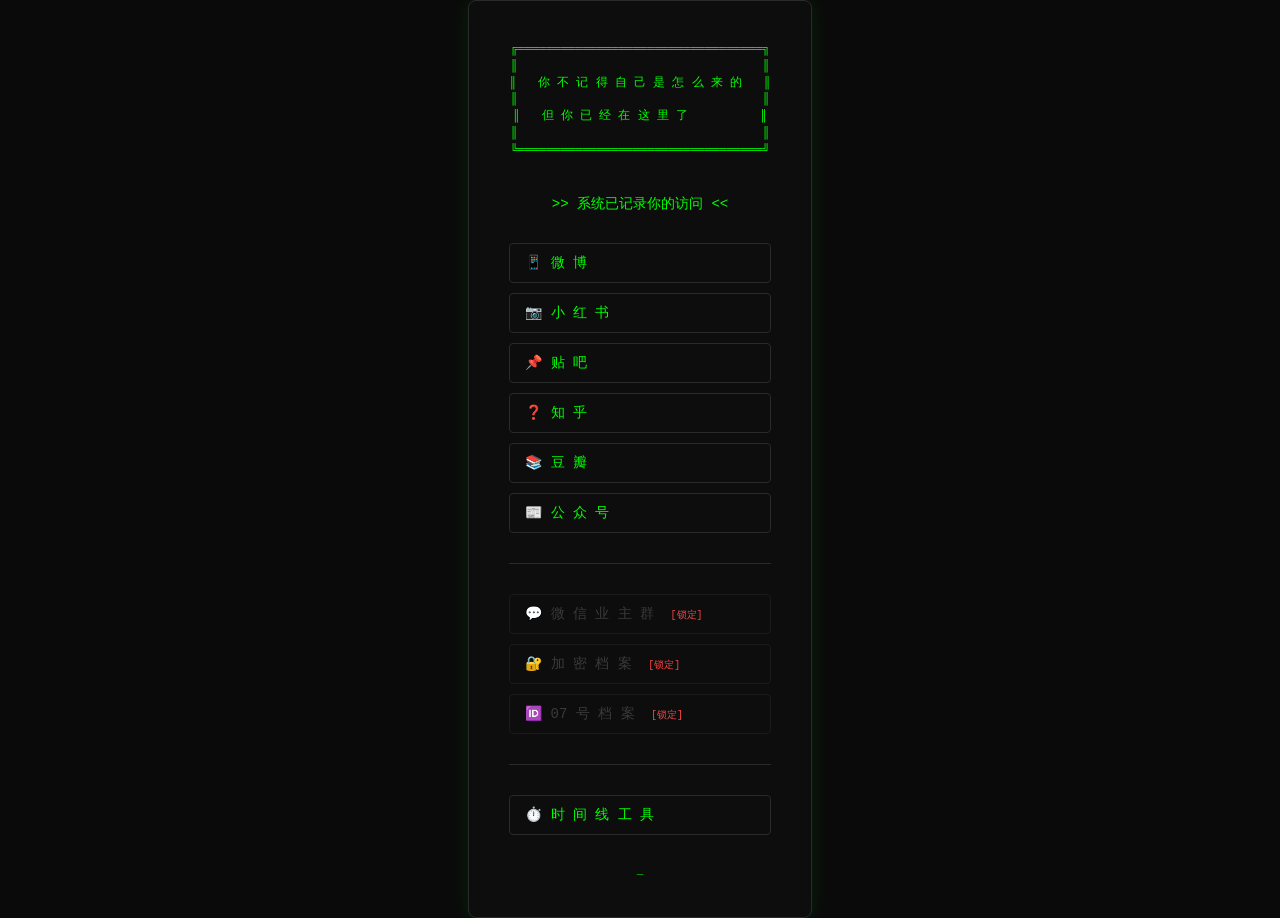
<file: index.html>
<!DOCTYPE html>
<html lang="zh-CN">
<head>
    <meta charset="UTF-8">
    <title>ARG · 入口</title>
    <style>
        * {
            margin: 0;
            padding: 0;
            box-sizing: border-box;
        }
        body {
            background: #0a0a0a;
            font-family: 'Courier New', Courier, monospace;
            display: flex;
            justify-content: center;
            align-items: center;
            min-height: 100vh;
        }
        .container {
            max-width: 600px;
            padding: 40px;
            border: 1px solid #2a2a2a;
            border-radius: 8px;
            background: #0d0d0d;
            box-shadow: 0 0 20px rgba(0,255,0,0.1);
        }
        .header {
            text-align: center;
            margin-bottom: 30px;
        }
        .header pre {
            color: #0f0;
            font-size: 12px;
            line-height: 1.4;
            margin-bottom: 20px;
        }
        .header p {
            color: #0f0;
            font-size: 14px;
        }
        .links {
            display: flex;
            flex-direction: column;
            gap: 10px;
            margin: 30px 0;
        }
        .links a {
            color: #0f0;
            text-decoration: none;
            padding: 10px 15px;
            border: 1px solid #2a2a2a;
            border-radius: 4px;
            transition: all 0.2s;
            font-size: 14px;
        }
        .links a:not(.disabled):hover {
            background: #1a1a1a;
            border-color: #0f0;
            padding-left: 20px;
        }
        .links a.disabled {
            color: #3a3a3a;
            border-color: #1a1a1a;
            cursor: not-allowed;
            pointer-events: none;
        }
        .separator {
            border-top: 1px solid #2a2a2a;
            margin: 20px 0;
        }
        .cursor {
            color: #0f0;
            animation: blink 1s step-end infinite;
        }
        @keyframes blink {
            0%, 100% { opacity: 1; }
            50% { opacity: 0; }
        }
        .footer {
            color: #3a3a3a;
            font-size: 11px;
            text-align: center;
            margin-top: 20px;
        }
        .locked-badge {
            font-size: 10px;
            margin-left: 8px;
            color: #ff4444;
        }
    </style>
</head>
<body>
<div class="container">
    <div class="header">
        <pre>
╔══════════════════════════════════╗
║                                  ║
║   你 不 记 得 自 己 是 怎 么 来 的   ║
║                                  ║
║   但 你 已 经 在 这 里 了          ║
║                                  ║
╚══════════════════════════════════╝
        </pre>
        <p>>> 系统已记录你的访问 &lt;&lt;</p>
    </div>

    <div class="links" id="linksContainer">
        <!-- 初始6个平台，直接可进 -->
        <a href="pages/platform/weibo/index.html" data-platform="weibo">📱 微 博</a>
        <a href="pages/platform/xiaohongshu/index.html" data-platform="xiaohongshu">📷 小 红 书</a>
        <a href="pages/platform/tieba/index.html" data-platform="tieba">📌 贴 吧</a>
        <a href="pages/platform/zhihu/index.html" data-platform="zhihu">❓ 知 乎</a>
        <a href="pages/platform/douban/index.html" data-platform="douban">📚 豆 瓣</a>
        <a href="pages/platform/gongzhonghao/index.html" data-platform="gongzhonghao">📰 公 众 号</a>
        
        <div class="separator"></div>
        
        <!-- 需要解锁的3个 - 初始为禁用状态 -->
        <a href="javascript:void(0)" data-platform="wechat" class="disabled" id="wechatLink">💬 微 信 业 主 群 <span class="locked-badge">[锁定]</span></a>
        <a href="javascript:void(0)" data-platform="encrypted" class="disabled" id="encryptedLink">🔐 加 密 档 案 <span class="locked-badge">[锁定]</span></a>
        <a href="javascript:void(0)" data-platform="profile" class="disabled" id="profileLink">🆔 07 号 档 案 <span class="locked-badge">[锁定]</span></a>
        
        <div class="separator"></div>
        <a href="pages/tools/timeline.html">⏱️ 时 间 线 工 具</a>
    </div>

    <div class="footer">
        <span class="cursor">_</span>
    </div>
</div>

<script>
    // 检查解锁状态
    function checkUnlocks() {
        // 微信业主群：浏览过任意3个不同平台后解锁
        let visitedPlatforms = JSON.parse(localStorage.getItem('arg_visited_platforms') || '[]');
        if (visitedPlatforms.length >= 3) {
            let wechatLink = document.getElementById('wechatLink');
            if (wechatLink && wechatLink.classList.contains('disabled')) {
                wechatLink.classList.remove('disabled');
                wechatLink.setAttribute('href', 'pages/platform/wechat/index.html');
                let badge = wechatLink.querySelector('.locked-badge');
                if (badge) badge.remove();
            }
        }
        
        // 加密档案：发现过3:14时间线重叠后解锁（从localStorage读取）
        let discoveredOverlap = localStorage.getItem('arg_discovered_overlap') === 'true';
        if (discoveredOverlap) {
            let encryptedLink = document.getElementById('encryptedLink');
            if (encryptedLink && encryptedLink.classList.contains('disabled')) {
                encryptedLink.classList.remove('disabled');
                encryptedLink.setAttribute('href', 'pages/platform/encrypted/index.html');
                let badge = encryptedLink.querySelector('.locked-badge');
                if (badge) badge.remove();
            }
        }
        
        // 07档案：浏览过所有6个初始平台后解锁
        let allInitial = ['weibo', 'xiaohongshu', 'tieba', 'zhihu', 'douban', 'gongzhonghao'];
        let hasAll = allInitial.every(p => visitedPlatforms.includes(p));
        if (hasAll) {
            let profileLink = document.getElementById('profileLink');
            if (profileLink && profileLink.classList.contains('disabled')) {
                profileLink.classList.remove('disabled');
                profileLink.setAttribute('href', 'pages/player/profile.html');
                let badge = profileLink.querySelector('.locked-badge');
                if (badge) badge.remove();
            }
        }
    }
    
    // 初始化
    checkUnlocks();
    
    // 每隔1秒检查一次（其他页面切换回来时更新）
    setInterval(checkUnlocks, 1000);
    
    console.log('[入口] 锁定链接无法点击，需要满足解锁条件');
</script>
</body>
</html>
</file>
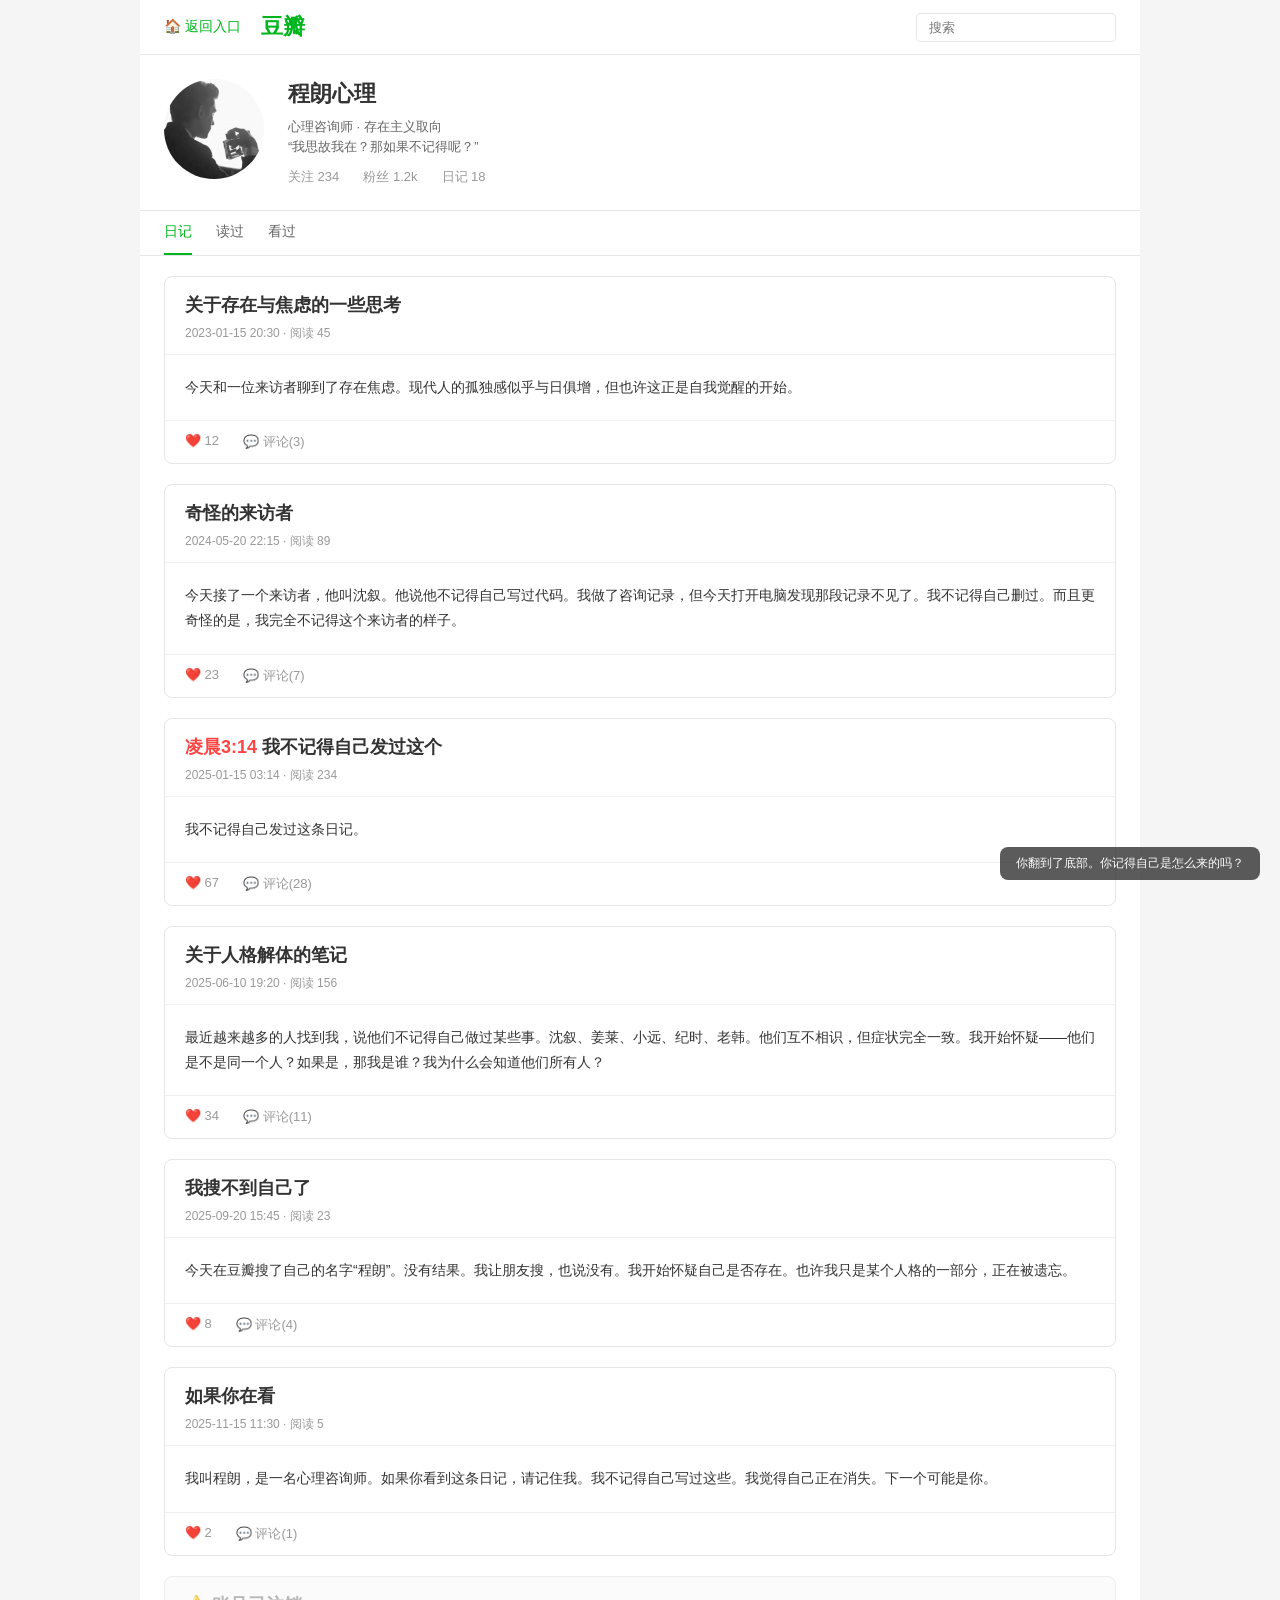
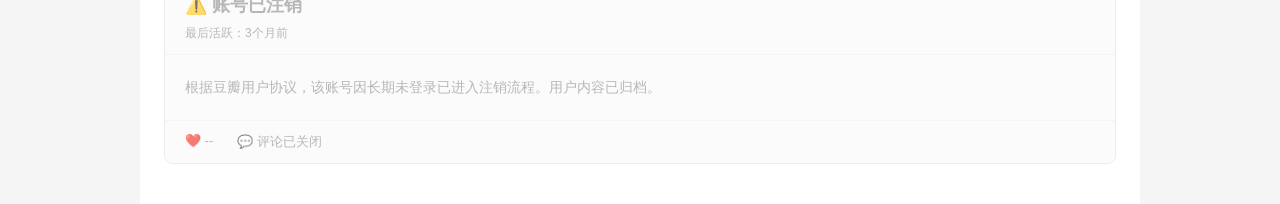
<file: pages/platform/douban/index.html>
<!DOCTYPE html>
<html lang="zh-CN">
<head>
    <meta charset="UTF-8">
    <title>豆瓣 · 程朗</title>
    <style>
        * {
            margin: 0;
            padding: 0;
            box-sizing: border-box;
        }

        body {
            background: #f5f5f5;
            font-family: -apple-system, BlinkMacSystemFont, "Segoe UI", Roboto, "Helvetica Neue", Arial, sans-serif;
        }

        .douban-container {
            max-width: 1000px;
            margin: 0 auto;
            background: #fff;
            min-height: 100vh;
        }

        .top-nav {
            background: #fff;
            border-bottom: 1px solid #e6e6e6;
            padding: 12px 24px;
            position: sticky;
            top: 0;
            z-index: 100;
        }

        .nav-content {
            max-width: 1000px;
            margin: 0 auto;
            display: flex;
            align-items: center;
            justify-content: space-between;
        }

        .logo {
            font-size: 22px;
            font-weight: bold;
            color: #00b51d;
        }

        .home-link {
            cursor: pointer;
            color: #00b51d;
            font-size: 14px;
            margin-right: 20px;
            text-decoration: none;
        }
        .home-link:hover {
            text-decoration: underline;
        }

        .search-input {
            width: 200px;
            padding: 6px 12px;
            border: 1px solid #e6e6e6;
            border-radius: 4px;
            outline: none;
            font-size: 13px;
        }

        .profile-header {
            background: #fff;
            padding: 24px;
            border-bottom: 1px solid #e6e6e6;
            display: flex;
            gap: 24px;
        }

        .profile-avatar {
            width: 100px;
            height: 100px;
            border-radius: 50%;
            background: #ddd;
            overflow: hidden;
            flex-shrink: 0;
        }

        .profile-avatar img {
            width: 100%;
            height: 100%;
            object-fit: cover;
        }

        .profile-info {
            flex: 1;
        }

        .profile-name {
            font-size: 22px;
            font-weight: bold;
            color: #333;
            margin-bottom: 8px;
        }

        .profile-bio {
            font-size: 13px;
            color: #666;
            line-height: 1.5;
            margin-bottom: 12px;
        }

        .profile-stats {
            display: flex;
            gap: 24px;
            font-size: 13px;
            color: #999;
        }

        .tabs {
            display: flex;
            border-bottom: 1px solid #e6e6e6;
            padding: 0 24px;
            gap: 24px;
        }

        .tab {
            padding: 12px 0;
            font-size: 14px;
            color: #666;
            cursor: pointer;
            border-bottom: 2px solid transparent;
        }

        .tab.active {
            color: #00b51d;
            border-bottom-color: #00b51d;
        }

        .content-area {
            padding: 20px 24px;
        }

        .diary-card {
            background: #fff;
            border: 1px solid #e6e6e6;
            border-radius: 8px;
            margin-bottom: 20px;
            overflow: hidden;
        }

        .diary-title {
            font-size: 18px;
            font-weight: 600;
            color: #333;
            padding: 16px 20px 8px;
        }

        .diary-meta {
            font-size: 12px;
            color: #999;
            padding: 0 20px 12px;
            border-bottom: 1px solid #f0f0f0;
        }

        .diary-content {
            padding: 20px;
            font-size: 14px;
            line-height: 1.8;
            color: #333;
        }

        .diary-actions {
            padding: 12px 20px;
            border-top: 1px solid #f0f0f0;
            display: flex;
            gap: 24px;
            font-size: 13px;
            color: #999;
        }

        .action-btn {
            cursor: pointer;
        }

        .comment-section {
            border-top: 1px solid #f0f0f0;
            background: #fafafa;
            display: none;
        }

        .comment-section.show {
            display: block;
        }

        .comment-item {
            padding: 12px 20px;
            border-bottom: 1px solid #f0f0f0;
            display: flex;
            gap: 12px;
        }

        .comment-avatar {
            width: 32px;
            height: 32px;
            border-radius: 50%;
            background: #ddd;
            flex-shrink: 0;
            overflow: hidden;
        }

        .comment-avatar img {
            width: 100%;
            height: 100%;
            object-fit: cover;
        }

        .comment-content {
            flex: 1;
        }

        .comment-name {
            font-size: 12px;
            font-weight: 600;
            color: #333;
        }

        .comment-text {
            font-size: 13px;
            color: #555;
            margin-top: 4px;
        }

        .comment-time {
            font-size: 10px;
            color: #999;
            margin-top: 4px;
        }

        .item-card {
            display: flex;
            gap: 16px;
            padding: 16px;
            border: 1px solid #e6e6e6;
            border-radius: 8px;
            margin-bottom: 12px;
            background: #fff;
        }

        .item-cover {
            width: 80px;
            height: 100px;
            background: #ddd;
            border-radius: 4px;
            overflow: hidden;
            flex-shrink: 0;
        }

        .item-cover img {
            width: 100%;
            height: 100%;
            object-fit: cover;
        }

        .item-info {
            flex: 1;
        }

        .item-title {
            font-size: 15px;
            font-weight: 600;
            color: #333;
            margin-bottom: 6px;
        }

        .item-rating {
            font-size: 12px;
            color: #f5a623;
            margin-bottom: 6px;
        }

        .item-review {
            font-size: 13px;
            color: #666;
            line-height: 1.5;
        }

        .timestamp-0314 {
            color: #ff4444;
            font-weight: bold;
        }

        .disappeared {
            background: #fafafa;
            opacity: 0.7;
        }

        .clue-trigger {
            cursor: pointer;
        }
        .clue-trigger:hover {
            background: #f0f0f0;
        }

        .toast {
            position: fixed;
            bottom: 30px;
            left: 50%;
            transform: translateX(-50%);
            background: rgba(0,0,0,0.7);
            color: #fff;
            padding: 8px 16px;
            border-radius: 20px;
            font-size: 13px;
            z-index: 1000;
        }
    </style>
</head>
<body>
<div class="douban-container">
    <div class="top-nav">
        <div class="nav-content">
            <div style="display: flex; align-items: center;">
                <a href="../../../index.html" class="home-link">🏠 返回入口</a>
                <div class="logo">豆瓣</div>
            </div>
            <input type="text" class="search-input" placeholder="搜索" id="searchInput">
        </div>
    </div>

    <div class="profile-header">
        <div class="profile-avatar"><img src="../../../assets/images/avatars/chenglang.jpg" alt="程朗" onerror="this.style.background='#ddd'"></div>
        <div class="profile-info">
            <div class="profile-name">程朗心理</div>
            <div class="profile-bio">心理咨询师 · 存在主义取向<br>“我思故我在？那如果不记得呢？”</div>
            <div class="profile-stats">
                <span>关注 234</span>
                <span>粉丝 1.2k</span>
                <span>日记 18</span>
            </div>
        </div>
    </div>

    <div class="tabs">
        <div class="tab active" data-tab="diary">日记</div>
        <div class="tab" data-tab="books">读过</div>
        <div class="tab" data-tab="movies">看过</div>
    </div>

    <div class="content-area" id="diaryContent">
        <div class="diary-card">
            <div class="diary-title">关于存在与焦虑的一些思考</div>
            <div class="diary-meta">2023-01-15 20:30 · 阅读 45</div>
            <div class="diary-content">今天和一位来访者聊到了存在焦虑。现代人的孤独感似乎与日俱增，但也许这正是自我觉醒的开始。</div>
            <div class="diary-actions">
                <span>❤️ 12</span>
                <span class="action-btn" onclick="this.closest('.diary-card').querySelector('.comment-section').classList.toggle('show')">💬 评论(3)</span>
            </div>
            <div class="comment-section">
                <div class="comment-item">
                    <div class="comment-avatar"><img src="../../../assets/images/avatars/default.jpg" alt="网友"></div>
                    <div class="comment-content">
                        <div class="comment-name">读者A</div>
                        <div class="comment-text">很有启发，谢谢程老师</div>
                        <div class="comment-time">2023-01-16 10:30</div>
                    </div>
                </div>
            </div>
        </div>

        <div class="diary-card">
            <div class="diary-title">奇怪的来访者</div>
            <div class="diary-meta">2024-05-20 22:15 · 阅读 89</div>
            <div class="diary-content">今天接了一个来访者，他叫沈叙。他说他不记得自己写过代码。我做了咨询记录，但今天打开电脑发现那段记录不见了。我不记得自己删过。而且更奇怪的是，我完全不记得这个来访者的样子。</div>
            <div class="diary-actions">
                <span>❤️ 23</span>
                <span class="action-btn" onclick="this.closest('.diary-card').querySelector('.comment-section').classList.toggle('show')">💬 评论(7)</span>
            </div>
            <div class="comment-section">
                <div class="comment-item">
                    <div class="comment-avatar"><img src="../../../assets/images/avatars/default.jpg" alt="网友"></div>
                    <div class="comment-content">
                        <div class="comment-name">网友</div>
                        <div class="comment-text">会不会是系统bug？</div>
                        <div class="comment-time">2024-05-21 09:00</div>
                    </div>
                </div>
                <div class="comment-item clue-trigger" onclick="ClueCollector.add('程朗不记得来访者沈叙')">
                    <div class="comment-avatar"><img src="../../../assets/images/avatars/shenxu.jpg" alt="沈叙"></div>
                    <div class="comment-content">
                        <div class="comment-name">沈叙Shen</div>
                        <div class="comment-text">程医生，你还记得我吗？我来找过你。但你好像不记得了。</div>
                        <div class="comment-time">2024-05-21 14:30</div>
                    </div>
                </div>
            </div>
        </div>

        <div class="diary-card">
            <div class="diary-title"><span class="timestamp-0314">凌晨3:14</span> 我不记得自己发过这个</div>
            <div class="diary-meta">2025-01-15 03:14 · 阅读 234</div>
            <div class="diary-content">我不记得自己发过这条日记。</div>
            <div class="diary-actions">
                <span>❤️ 67</span>
                <span class="action-btn" onclick="this.closest('.diary-card').querySelector('.comment-section').classList.toggle('show')">💬 评论(28)</span>
            </div>
            <div class="comment-section">
                <div class="comment-item">
                    <div class="comment-avatar"><img src="../../../assets/images/avatars/shenxu.jpg" alt="沈叙"></div>
                    <div class="comment-content">
                        <div class="comment-name">沈叙Shen</div>
                        <div class="comment-text">程医生，你也是3:14？</div>
                        <div class="comment-time">2025-01-15 03:16</div>
                    </div>
                </div>
                <div class="comment-item">
                    <div class="comment-avatar"><img src="../../../assets/images/avatars/jianglei.jpg" alt="姜莱"></div>
                    <div class="comment-content">
                        <div class="comment-name">姜莱插画</div>
                        <div class="comment-text">你们都是3:14？我也是。</div>
                        <div class="comment-time">2025-01-15 03:18</div>
                    </div>
                </div>
                <div class="comment-item clue-trigger" onclick="ClueCollector.add('程朗分析：你们可能是同一个人格的不同碎片')">
                    <div class="comment-avatar"><img src="../../../assets/images/avatars/chenglang.jpg" alt="程朗"></div>
                    <div class="comment-content">
                        <div class="comment-name">程朗心理</div>
                        <div class="comment-text">等等。你们所有人都在同一时间发帖。作为心理咨询师，我有一个假设：你们可能是同一个人格的不同碎片。</div>
                        <div class="comment-time">2025-01-15 09:30</div>
                    </div>
                </div>
            </div>
        </div>

        <div class="diary-card">
            <div class="diary-title">关于人格解体的笔记</div>
            <div class="diary-meta">2025-06-10 19:20 · 阅读 156</div>
            <div class="diary-content">最近越来越多的人找到我，说他们不记得自己做过某些事。沈叙、姜莱、小远、纪时、老韩。他们互不相识，但症状完全一致。我开始怀疑——他们是不是同一个人？如果是，那我是谁？我为什么会知道他们所有人？</div>
            <div class="diary-actions">
                <span>❤️ 34</span>
                <span class="action-btn" onclick="this.closest('.diary-card').querySelector('.comment-section').classList.toggle('show')">💬 评论(11)</span>
            </div>
            <div class="comment-section">
                <div class="comment-item clue-trigger" onclick="ClueCollector.add('程朗怀疑自己也是其中一个人格')">
                    <div class="comment-avatar"><img src="../../../assets/images/avatars/default.jpg" alt="匿名"></div>
                    <div class="comment-content">
                        <div class="comment-name">匿名</div>
                        <div class="comment-text">你有没有想过，你可能也是他们中的一个？</div>
                        <div class="comment-time">2025-06-11 08:00</div>
                    </div>
                </div>
            </div>
        </div>

        <div class="diary-card">
            <div class="diary-title">我搜不到自己了</div>
            <div class="diary-meta">2025-09-20 15:45 · 阅读 23</div>
            <div class="diary-content">今天在豆瓣搜了自己的名字“程朗”。没有结果。我让朋友搜，也说没有。我开始怀疑自己是否存在。也许我只是某个人格的一部分，正在被遗忘。</div>
            <div class="diary-actions">
                <span>❤️ 8</span>
                <span class="action-btn" onclick="this.closest('.diary-card').querySelector('.comment-section').classList.toggle('show')">💬 评论(4)</span>
            </div>
            <div class="comment-section">
                <div class="comment-item clue-trigger" onclick="ClueCollector.add('搜索程朗的名字无结果')">
                    <div class="comment-avatar"><img src="../../../assets/images/avatars/default.jpg" alt="匿名"></div>
                    <div class="comment-content">
                        <div class="comment-name">匿名</div>
                        <div class="comment-text">你不是第一个。沈叙也消失了。</div>
                        <div class="comment-time">2025-09-21 10:00</div>
                    </div>
                </div>
            </div>
        </div>

        <div class="diary-card">
            <div class="diary-title">如果你在看</div>
            <div class="diary-meta">2025-11-15 11:30 · 阅读 5</div>
            <div class="diary-content">我叫程朗，是一名心理咨询师。如果你看到这条日记，请记住我。我不记得自己写过这些。我觉得自己正在消失。下一个可能是你。</div>
            <div class="diary-actions">
                <span>❤️ 2</span>
                <span class="action-btn" onclick="this.closest('.diary-card').querySelector('.comment-section').classList.toggle('show')">💬 评论(1)</span>
            </div>
            <div class="comment-section">
                <div class="comment-item">
                    <div class="comment-avatar"></div>
                    <div class="comment-content">
                        <div class="comment-name">系统提示</div>
                        <div class="comment-text">—— 该用户已注销，无法评论 ——</div>
                        <div class="comment-time">2025-11-16 00:00</div>
                    </div>
                </div>
            </div>
        </div>

        <div class="diary-card disappeared">
            <div class="diary-title" style="color:#999;">⚠️ 账号已注销</div>
            <div class="diary-meta">最后活跃：3个月前</div>
            <div class="diary-content" style="color:#999;">根据豆瓣用户协议，该账号因长期未登录已进入注销流程。用户内容已归档。</div>
            <div class="diary-actions">
                <span>❤️ --</span>
                <span>💬 评论已关闭</span>
            </div>
        </div>
    </div>

    <div class="content-area" id="booksContent" style="display: none;">
        <div class="item-card">
            <div class="item-cover"><img src="../../../assets/images/posts/book_cover.jpg" alt="书封" onerror="this.style.background='#ddd'"></div>
            <div class="item-info">
                <div class="item-title">《存在与时间》</div>
                <div class="item-rating">★★★★☆</div>
                <div class="item-review">重读海德格尔。关于“此在”的论述让我想起最近的工作。一个人如何确认自己存在？</div>
            </div>
        </div>
        <div class="item-card">
            <div class="item-cover"><img src="../../../assets/images/posts/book_cover2.jpg" alt="书封" onerror="this.style.background='#ddd'"></div>
            <div class="item-info">
                <div class="item-title">《24个比利》</div>
                <div class="item-rating">★★★★★</div>
                <div class="item-review">多重人格的真实案例。比利不知道自己有24个人格。我突然觉得，也许我也是。</div>
            </div>
        </div>
    </div>

    <div class="content-area" id="moviesContent" style="display: none;">
        <div class="item-card">
            <div class="item-cover"><img src="../../../assets/images/posts/movie_cover.jpg" alt="搏击俱乐部" onerror="this.style.background='#ddd'"></div>
            <div class="item-info">
                <div class="item-title">《搏击俱乐部》Fight Club</div>
                <div class="item-rating">★★★★★</div>
                <div class="item-review">“你的工作不代表你，你的银行账户不代表你，你开的车不代表你。” 我渐渐理解了。主角和泰勒其实是同一个人。</div>
            </div>
        </div>
        <div class="item-card clue-trigger" onclick="ClueCollector.add('电影《致命ID》多重人格的暗示')">
            <div class="item-cover"><img src="../../../assets/images/posts/fatal_id.jpg" alt="致命ID" onerror="this.style.background='#ddd'"></div>
            <div class="item-info">
                <div class="item-title">《致命ID》Identity</div>
                <div class="item-rating">★★★★★</div>
                <div class="item-review">多重人格的经典之作。11个人格在一个旅馆里互相残杀，最后发现他们都是同一个人。和最近遇到的案例太像了。沈叙、姜莱、小远、老韩、纪时...他们会不会也是同一个人？</div>
            </div>
        </div>
    </div>
</div>

<script>
    document.querySelectorAll('.tab').forEach(tab => {
        tab.addEventListener('click', function() {
            document.querySelectorAll('.tab').forEach(t => t.classList.remove('active'));
            this.classList.add('active');
            let tabName = this.getAttribute('data-tab');
            document.getElementById('diaryContent').style.display = tabName === 'diary' ? 'block' : 'none';
            document.getElementById('booksContent').style.display = tabName === 'books' ? 'block' : 'none';
            document.getElementById('moviesContent').style.display = tabName === 'movies' ? 'block' : 'none';
        });
    });

    let searchInput = document.getElementById('searchInput');
    if (searchInput) {
        searchInput.addEventListener('keypress', function(e) {
            if (e.key === 'Enter') {
                let query = this.value.trim();
                if (query === '程朗' || query === '程朗心理') {
                    alert('未找到相关用户。用户可能已注销或不存在。');
                    ClueCollector.add('搜索“程朗”无结果');
                } else if (query) {
                    alert('搜索: ' + query);
                }
            }
        });
    }


</script>

<script src="../../../js/common.js"></script>
<script src="../../../js/unlock.js"></script>
<script src="../../../js/meta.js"></script>
<script src="../../../js/clueCollector.js"></script>
</body>
</html>
</file>
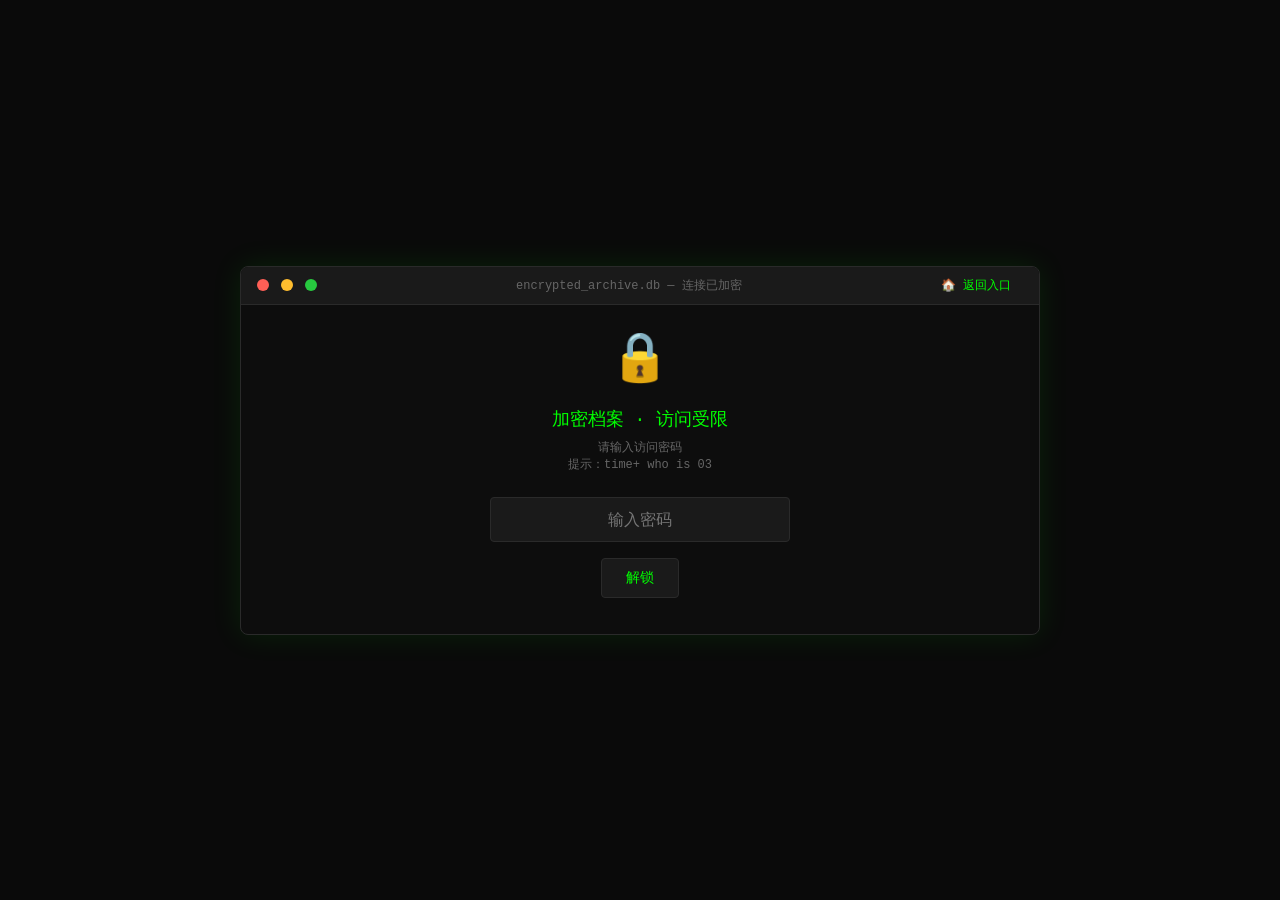
<file: pages/platform/encrypted/index.html>
<!DOCTYPE html>
<html lang="zh-CN">
<head>
    <meta charset="UTF-8">
    <title>加密档案 · 访问受限</title>
    <style>
        * { margin: 0; padding: 0; box-sizing: border-box; }
        body { background: #0a0a0a; font-family: 'Courier New', Courier, monospace; min-height: 100vh; display: flex; justify-content: center; align-items: center; }
        .terminal { max-width: 800px; width: 90%; background: #0d0d0d; border: 1px solid #2a2a2a; border-radius: 8px; box-shadow: 0 0 30px rgba(0,255,0,0.1); overflow: hidden; }
        .terminal-bar { background: #1a1a1a; padding: 10px 16px; display: flex; align-items: center; gap: 12px; border-bottom: 1px solid #2a2a2a; }
        .terminal-dot { width: 12px; height: 12px; border-radius: 50%; background: #ff5f56; }
        .terminal-dot:nth-child(2) { background: #ffbd2e; }
        .terminal-dot:nth-child(3) { background: #27c93f; }
        .terminal-title { flex: 1; text-align: center; font-size: 12px; color: #666; }
        .home-link { color: #0f0; font-size: 12px; text-decoration: none; margin-right: 12px; }
        .home-link:hover { text-decoration: underline; }
        .terminal-content { padding: 24px; }
        .lock-screen { text-align: center; }
        .lock-icon { font-size: 48px; margin-bottom: 20px; }
        .lock-title { color: #0f0; font-size: 18px; margin-bottom: 8px; }
        .lock-desc { color: #666; font-size: 12px; margin-bottom: 24px; }
        .password-input { background: #1a1a1a; border: 1px solid #2a2a2a; padding: 12px 16px; width: 100%; max-width: 300px; color: #0f0; font-family: monospace; font-size: 16px; text-align: center; outline: none; border-radius: 4px; margin-bottom: 16px; }
        .password-input:focus { border-color: #0f0; }
        .unlock-btn { background: #1a1a1a; border: 1px solid #2a2a2a; padding: 10px 24px; color: #0f0; font-family: monospace; font-size: 14px; cursor: pointer; border-radius: 4px; }
        .unlock-btn:hover { background: #0f0; color: #000; border-color: #0f0; }
        .error-msg { color: #ff4444; font-size: 12px; margin-top: 12px; }
        .archive-content { display: none; }
        .archive-header { border-bottom: 1px solid #2a2a2a; padding-bottom: 16px; margin-bottom: 20px; }
        .archive-title { color: #0f0; font-size: 14px; margin-bottom: 8px; }
        .archive-path { color: #666; font-size: 11px; }
        .profile-card { background: #111; border: 1px solid #2a2a2a; border-radius: 4px; margin-bottom: 16px; overflow: hidden; }
        .profile-card-header { background: #1a1a1a; padding: 12px 16px; border-bottom: 1px solid #2a2a2a; display: flex; justify-content: space-between; align-items: center; }
        .profile-id { color: #ff8200; font-size: 13px; font-weight: bold; }
        .profile-status { font-size: 11px; color: #666; }
        .profile-status.active { color: #0f0; }
        .profile-status.disappeared { color: #ff4444; }
        .profile-body { padding: 16px; }
        .profile-row { display: flex; margin-bottom: 12px; font-size: 12px; }
        .profile-label { width: 100px; color: #666; }
        .profile-value { color: #ccc; flex: 1; }
        .profile-value.clue { color: #ff8200; cursor: pointer; }
        .profile-value.clue:hover { text-decoration: underline; }
        .meta-data { background: #0a0a0a; border: 1px solid #2a5a2a; }
        .future-post { background: #1a0a0a; border-color: #ff4444; cursor: pointer; }
        .future-post .profile-card-header { background: #2a0a0a; }
        .future-post:hover { border-color: #ff8888; background: #2a0a0a; }
        .blink { animation: blink 1s step-end infinite; }
        @keyframes blink { 0%,100%{opacity:1;} 50%{opacity:0;} }
        .command-line { margin-top: 20px; padding-top: 16px; border-top: 1px solid #2a2a2a; font-size: 11px; color: #666; }
        .cursor { color: #0f0; animation: blink 1s step-end infinite; }
    </style>
</head>
<body>
<div class="terminal">
    <div class="terminal-bar">
        <div class="terminal-dot"></div>
        <div class="terminal-dot"></div>
        <div class="terminal-dot"></div>
        <div class="terminal-title">encrypted_archive.db — 连接已加密</div>
        <a href="../../../index.html" class="home-link">🏠 返回入口</a>
    </div>
    <div class="terminal-content">
        <div id="lockScreen" class="lock-screen">
            <div class="lock-icon">🔒</div>
            <div class="lock-title">加密档案 · 访问受限</div>
            <div class="lock-desc">请输入访问密码<br>提示：time+ who is 03</div>
            <input type="text" id="passwordInput" class="password-input" placeholder="输入密码" autocomplete="off">
            <br>
            <button class="unlock-btn" onclick="checkPassword()">解锁</button>
            <div id="errorMsg" class="error-msg"></div>
        </div>

        <div id="archiveContent" class="archive-content">
            <div class="archive-header">
                <div class="archive-title">╔════════════════════════════════════════╗</div>
                <div class="archive-title">║   SYSTEM_ARCHIVE_07  —  人格碎片记录    ║</div>
                <div class="archive-title">╚════════════════════════════════════════╝</div>
                <div class="archive-path">> /root/arg/personalities/</div>
            </div>

            <div class="profile-card">
                <div class="profile-card-header"><span class="profile-id">[01] 沈叙 — 程序员</span><span class="profile-status disappeared">状态: 已消失</span></div>
                <div class="profile-body">
                    <div class="profile-row"><span class="profile-label">最后活跃:</span><span class="profile-value">2025-10-05 16:22:00</span></div>
                    <div class="profile-row"><span class="profile-label">异常记录:</span><span class="profile-value">不记得写过代码 · commit注释"// who is 03?"</span></div>
                    <div class="profile-row"><span class="profile-label">外部搜索:</span><span class="profile-value clue" onclick="ClueCollector.add('档案记录：搜索沈叙无结果')">[无结果] 点击记录</span></div>
                </div>
            </div>

            <div class="profile-card">
                <div class="profile-card-header"><span class="profile-id">[02] 姜莱 — 插画师</span><span class="profile-status">状态: 活跃中</span></div>
                <div class="profile-body">
                    <div class="profile-row"><span class="profile-label">最后活跃:</span><span class="profile-value">2025-11-20 14:30:00</span></div>
                    <div class="profile-row"><span class="profile-label">异常记录:</span><span class="profile-value">不记得画过图 · 小红书自动发笔记</span></div>
                </div>
            </div>

            <div class="profile-card">
                <div class="profile-card-header"><span class="profile-id">[03] 老韩 — 保安</span><span class="profile-status disappeared">状态: 已消失</span></div>
                <div class="profile-body">
                    <div class="profile-row"><span class="profile-label">最后活跃:</span><span class="profile-value">2025-11-01 00:00:00</span></div>
                    <div class="profile-row"><span class="profile-label">异常记录:</span><span class="profile-value">不记得发过语音 · 微信群自动发消息</span></div>
                    <div class="profile-row"><span class="profile-label">语音内容:</span><span class="profile-value clue" onclick="ClueCollector.add('档案记录：老韩的语音')">"我不认识这个人" 点击记录</span></div>
                </div>
            </div>

            <div class="profile-card">
                <div class="profile-card-header"><span class="profile-id">[04] 小远 — 高中生</span><span class="profile-status disappeared">状态: 已消失</span></div>
                <div class="profile-body">
                    <div class="profile-row"><span class="profile-label">最后活跃:</span><span class="profile-value">2025-10-30 09:45:00</span></div>
                    <div class="profile-row"><span class="profile-label">异常记录:</span><span class="profile-value">不记得发过帖子 · 贴吧自动发帖</span></div>
                </div>
            </div>

            <div class="profile-card">
                <div class="profile-card-header"><span class="profile-id">[05] 程朗 — 心理咨询师</span><span class="profile-status">状态: 消失中</span></div>
                <div class="profile-body">
                    <div class="profile-row"><span class="profile-label">最后活跃:</span><span class="profile-value">2025-11-15 11:30:00</span></div>
                    <div class="profile-row"><span class="profile-label">异常记录:</span><span class="profile-value">不记得写过咨询记录 · 日记自动发布</span></div>
                    <div class="profile-row"><span class="profile-label">专业分析:</span><span class="profile-value clue" onclick="ClueCollector.add('档案记录：程朗分析多重人格')">"他们可能是同一个人格的不同碎片" 点击记录</span></div>
                </div>
            </div>

            <div class="profile-card">
                <div class="profile-card-header"><span class="profile-id">[06] 纪时 — 自由撰稿人</span><span class="profile-status">状态: 消失中</span></div>
                <div class="profile-body">
                    <div class="profile-row"><span class="profile-label">最后活跃:</span><span class="profile-value">2025-10-25 11:00:00</span></div>
                    <div class="profile-row"><span class="profile-label">异常记录:</span><span class="profile-value">不记得写过文章 · 公众号自动发布</span></div>
                    <div class="profile-row"><span class="profile-label">最后留言:</span><span class="profile-value">"你是下一个"</span></div>
                </div>
            </div>

            <div class="profile-card meta-data" id="playerCard">
                <div class="profile-card-header"><span class="profile-id">[07] 调查者 — 你</span><span class="profile-status active">状态: 活跃中</span></div>
                <div class="profile-body">
                    <div class="profile-row"><span class="profile-label">首次访问:</span><span class="profile-value" id="firstVisit">加载中...</span></div>
                    <div class="profile-row"><span class="profile-label">已浏览平台:</span><span class="profile-value" id="visitedPlatforms">加载中...</span></div>
                    <div class="profile-row"><span class="profile-label">线索收集:</span><span class="profile-value" id="clueCount">加载中...</span></div>
                </div>
            </div>

            <div class="profile-card future-post" id="trueEndingTrigger">
                <div class="profile-card-header">
                    <span class="profile-id">⚠️ 预 测 记 录 ⚠️</span>
                    <span class="profile-status">时间戳: 明天 03:14</span>
                </div>
                <div class="profile-body">
                    <div class="profile-row"><span class="profile-label">预测事件:</span><span class="profile-value">你将发布一篇帖子</span></div>
                    <div class="profile-row"><span class="profile-label">帖子内容:</span><span class="profile-value">"我不记得自己发过这个。"</span></div>
                    <div class="profile-row"><span class="profile-label">预测置信度:</span><span class="profile-value blink">99.97%</span></div>
                    <div class="profile-row"><span class="profile-label">🔐 真结局入口:</span><span class="profile-value" style="color:#ff8200;">点击此卡片（需35条线索）</span></div>
                </div>
            </div>

            <div class="command-line">
                > 档案记录结束<br>
                > 你正在被记录<br>
                > <span class="cursor">_</span>
            </div>
        </div>
    </div>
</div>

<script>
    const CORRECT_PASSWORD = "0314LAOHAN";

    function checkPassword() {
        let input = document.getElementById('passwordInput').value.trim().toUpperCase();
        let errorMsg = document.getElementById('errorMsg');
        
        if (input === CORRECT_PASSWORD.toUpperCase()) {
            document.getElementById('lockScreen').style.display = 'none';
            document.getElementById('archiveContent').style.display = 'block';
            ClueCollector.add('加密档案已解锁');
            loadPlayerData();
        } else {
            errorMsg.innerText = '密码错误。再试试看。';
            ClueCollector.add('加密档案密码错误');
        }
    }

    function loadPlayerData() {
        let firstVisit = localStorage.getItem('arg_first_visit');
        document.getElementById('firstVisit').innerText = firstVisit ? new Date(firstVisit).toLocaleString() : '本次访问';
        
        let visited = JSON.parse(localStorage.getItem('arg_visited_platforms') || '[]');
        let platformNames = { 'weibo':'微博','xiaohongshu':'小红书','tieba':'贴吧','zhihu':'知乎','douban':'豆瓣','gongzhonghao':'公众号','wechat':'微信','encrypted':'加密档案','profile':'07档案' };
        document.getElementById('visitedPlatforms').innerText = visited.map(v => platformNames[v] || v).join(', ') || '暂无';
        
        let clues = ClueCollector ? ClueCollector.getCollected() : [];
        document.getElementById('clueCount').innerHTML = `<span style="color:#0f0">${clues.length}</span> / 35`;
    }

    // 真结局触发函数：线索够直接跳转
    function checkTrueEnding() {
        let clues = ClueCollector ? ClueCollector.getCollected() : [];
        let totalNeeded = 35;
        
        if (clues.length >= totalNeeded) {
            window.location.href = '../../../endings/true_ending.html';
        } else {
            alert(`⚠️ 线索不足！\n\n当前收集：${clues.length} / ${totalNeeded}\n\n请继续探索各平台，收集更多线索。`);
        }
    }
    
    document.getElementById('trueEndingTrigger').addEventListener('click', checkTrueEnding);

    document.addEventListener('DOMContentLoaded', function() {
        if (!localStorage.getItem('arg_start_time')) {
            localStorage.setItem('arg_start_time', Date.now().toString());
        }
    });
</script>

<script src="../../../js/common.js"></script>
<script src="../../../js/unlock.js"></script>
<script src="../../../js/meta.js"></script>
<script src="../../../js/clueCollector.js"></script>
</body>
</html>
</file>
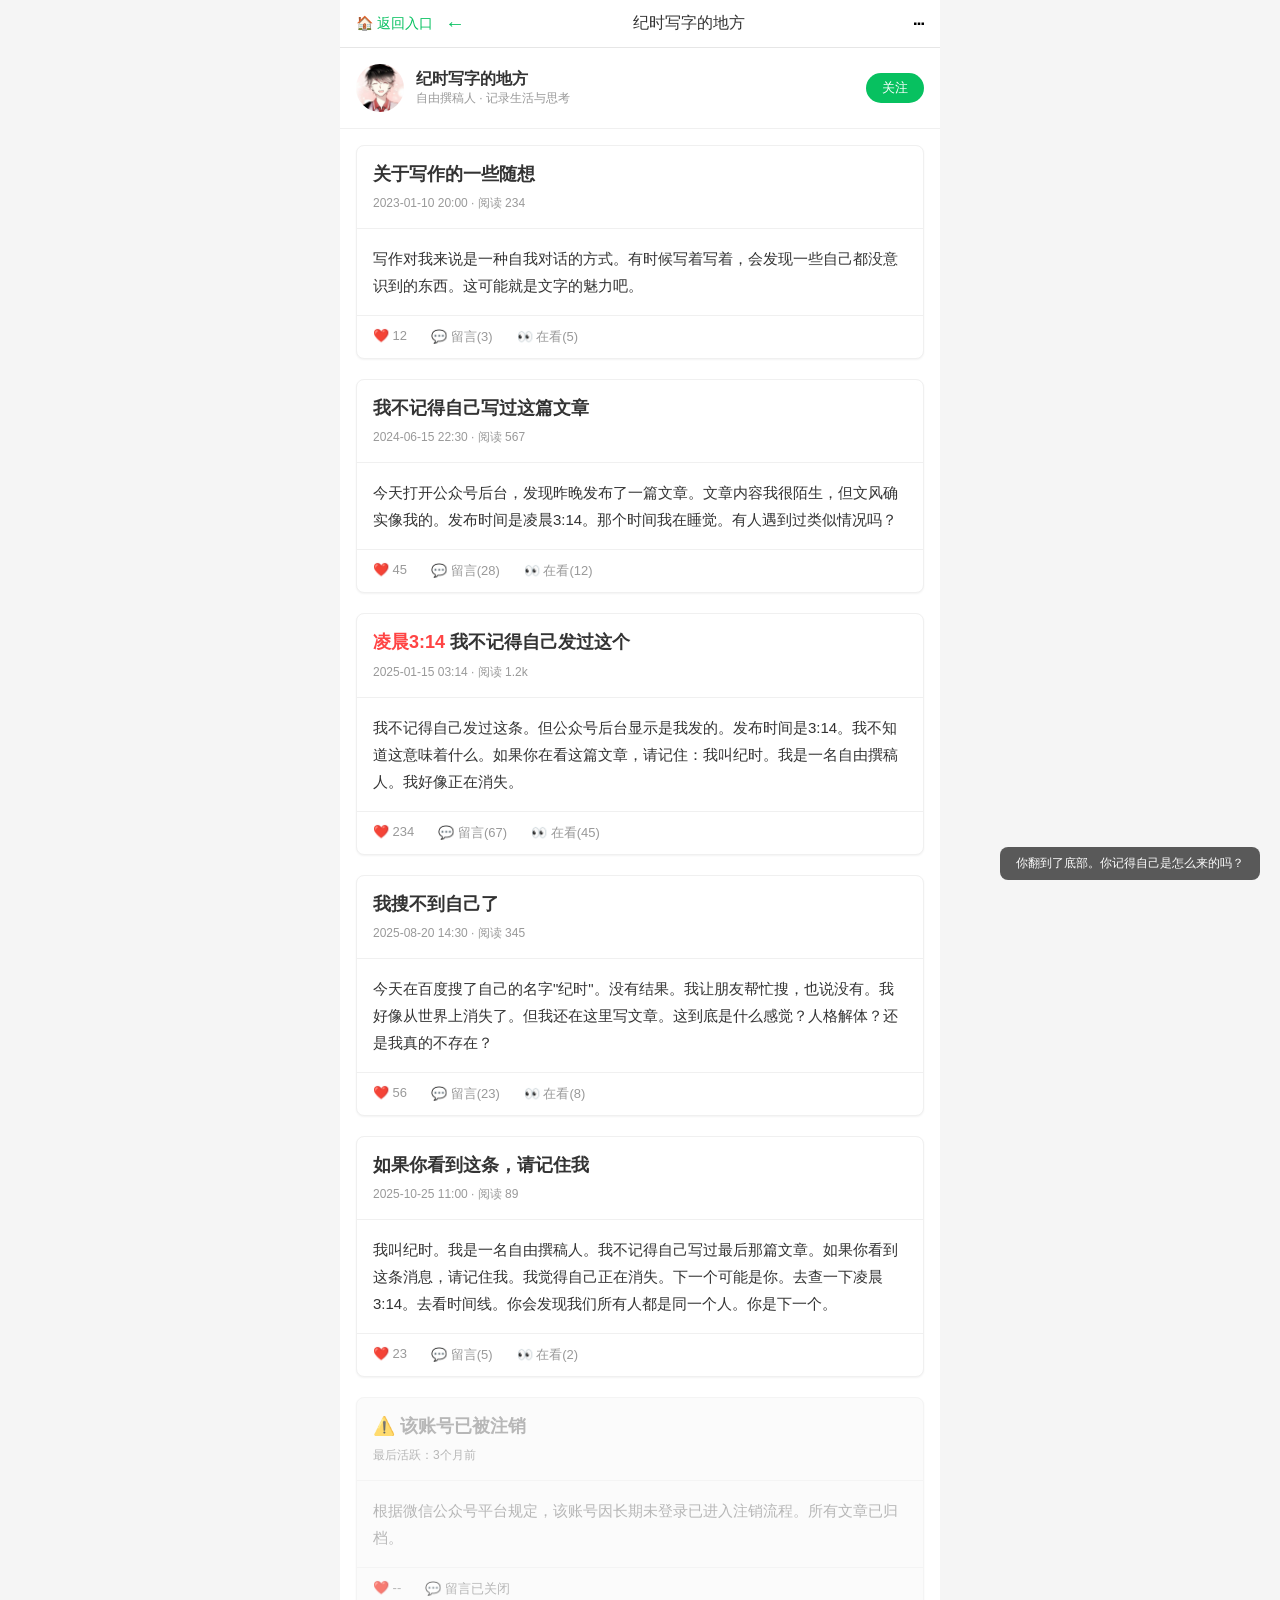
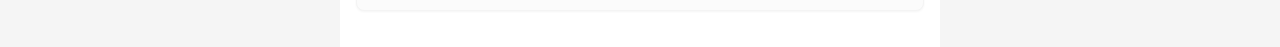
<file: pages/platform/gongzhonghao/index.html>
<!DOCTYPE html>
<html lang="zh-CN">
<head>
    <meta charset="UTF-8">
    <title>公众号 · 纪时</title>
    <style>
        * {
            margin: 0;
            padding: 0;
            box-sizing: border-box;
        }
        body {
            background: #f5f5f5;
            font-family: -apple-system, BlinkMacSystemFont, "Segoe UI", Roboto, "Helvetica Neue", Arial, sans-serif;
        }
        .gz-container {
            max-width: 600px;
            margin: 0 auto;
            background: #fff;
            min-height: 100vh;
        }
        .top-nav {
            background: #fff;
            border-bottom: 1px solid #e6e6e6;
            padding: 12px 16px;
            position: sticky;
            top: 0;
            z-index: 100;
            display: flex;
            align-items: center;
            justify-content: space-between;
        }
        .back-btn {
            font-size: 20px;
            cursor: pointer;
            color: #07c160;
        }
        .logo {
            font-size: 16px;
            font-weight: 500;
            color: #333;
        }
        .menu-btn {
            font-size: 20px;
            cursor: pointer;
        }
        .home-link {
            cursor: pointer;
            color: #07c160;
            font-size: 14px;
            margin-right: 12px;
            text-decoration: none;
        }
        .home-link:hover {
            text-decoration: underline;
        }
        .profile-bar {
            display: flex;
            align-items: center;
            gap: 12px;
            padding: 16px;
            border-bottom: 1px solid #f0f0f0;
        }
        .profile-avatar {
            width: 48px;
            height: 48px;
            border-radius: 50%;
            background: #ddd;
            overflow: hidden;
        }
        .profile-avatar img {
            width: 100%;
            height: 100%;
            object-fit: cover;
        }
        .profile-info {
            flex: 1;
        }
        .profile-name {
            font-size: 16px;
            font-weight: 600;
            color: #333;
        }
        .profile-desc {
            font-size: 12px;
            color: #999;
        }
        .follow-btn {
            background: #07c160;
            color: #fff;
            border: none;
            padding: 6px 16px;
            border-radius: 20px;
            font-size: 13px;
            cursor: pointer;
        }
        .article-area {
            padding: 16px;
        }
        .article-card {
            background: #fff;
            border-radius: 8px;
            margin-bottom: 20px;
            overflow: hidden;
            box-shadow: 0 1px 2px rgba(0,0,0,0.05);
            border: 1px solid #f0f0f0;
        }
        .article-header {
            padding: 16px;
            border-bottom: 1px solid #f0f0f0;
        }
        .article-title {
            font-size: 18px;
            font-weight: 600;
            color: #333;
            line-height: 1.4;
            margin-bottom: 8px;
        }
        .article-meta {
            font-size: 12px;
            color: #999;
        }
        .article-cover {
            width: 100%;
            max-height: 300px;
            overflow: hidden;
        }
        .article-cover img {
            width: 100%;
            height: auto;
            object-fit: cover;
        }
        .article-content {
            padding: 16px;
            font-size: 15px;
            line-height: 1.8;
            color: #333;
        }
        .article-footer {
            padding: 12px 16px;
            border-top: 1px solid #f0f0f0;
            display: flex;
            gap: 24px;
            font-size: 13px;
            color: #999;
        }
        .action-btn {
            cursor: pointer;
        }
        .comment-section {
            border-top: 1px solid #f0f0f0;
            background: #fafafa;
            display: none;
        }
        .comment-section.show {
            display: block;
        }
        .comment-item {
            padding: 12px 16px;
            border-bottom: 1px solid #f0f0f0;
            display: flex;
            gap: 10px;
        }
        .comment-avatar {
            width: 32px;
            height: 32px;
            border-radius: 50%;
            background: #ddd;
            flex-shrink: 0;
            overflow: hidden;
        }
        .comment-avatar img {
            width: 100%;
            height: 100%;
            object-fit: cover;
        }
        .comment-content {
            flex: 1;
        }
        .comment-name {
            font-size: 12px;
            font-weight: 600;
            color: #333;
        }
        .comment-text {
            font-size: 13px;
            color: #555;
            margin-top: 4px;
        }
        .comment-time {
            font-size: 10px;
            color: #999;
            margin-top: 4px;
        }
        .watching-section {
            padding: 12px 16px;
            border-top: 1px solid #f0f0f0;
            font-size: 12px;
            color: #999;
            display: none;
        }
        .watching-section.show {
            display: block;
        }
        .timestamp-0314 {
            color: #ff4444;
            font-weight: bold;
        }
        .disappeared {
            background: #fafafa;
            opacity: 0.7;
        }
        .clue-trigger {
            cursor: pointer;
        }
        .clue-trigger:hover {
            background: #f0f0f0;
        }
        .toast {
            position: fixed;
            bottom: 30px;
            left: 50%;
            transform: translateX(-50%);
            background: rgba(0,0,0,0.7);
            color: #fff;
            padding: 8px 16px;
            border-radius: 20px;
            font-size: 13px;
            z-index: 1000;
        }
    </style>
</head>
<body>
<div class="gz-container">
    <div class="top-nav">
        <div style="display: flex; align-items: center;">
            <a href="../../../index.html" class="home-link">🏠 返回入口</a>
            <span class="back-btn" onclick="history.back()">←</span>
        </div>
        <span class="logo">纪时写字的地方</span>
        <span class="menu-btn">⋯</span>
    </div>
    <div class="profile-bar">
        <div class="profile-avatar"><img src="../../../assets/images/avatars/jishi.jpg" alt="纪时"></div>
        <div class="profile-info">
            <div class="profile-name">纪时写字的地方</div>
            <div class="profile-desc">自由撰稿人 · 记录生活与思考</div>
        </div>
        <button class="follow-btn" onclick="ClueCollector.add('关注公众号：纪时写字的地方')">关注</button>
    </div>
    <div class="article-area">
        <div class="article-card">
            <div class="article-header">
                <div class="article-title">关于写作的一些随想</div>
                <div class="article-meta">2023-01-10 20:00 · 阅读 234</div>
            </div>
            <div class="article-content">写作对我来说是一种自我对话的方式。有时候写着写着，会发现一些自己都没意识到的东西。这可能就是文字的魅力吧。</div>
            <div class="article-footer">
                <span>❤️ 12</span>
                <span class="action-btn" onclick="this.closest('.article-card').querySelector('.comment-section').classList.toggle('show')">💬 留言(3)</span>
                <span class="action-btn" onclick="this.closest('.article-card').querySelector('.watching-section').classList.toggle('show')">👀 在看(5)</span>
            </div>
            <div class="comment-section">
                <div class="comment-item">
                    <div class="comment-avatar"><img src="../../../assets/images/avatars/default.jpg" alt="读者"></div>
                    <div class="comment-content">
                        <div class="comment-name">读者A</div>
                        <div class="comment-text">写得真好</div>
                        <div class="comment-time">2023-01-10 21:30</div>
                    </div>
                </div>
            </div>
            <div class="watching-section"><span>读者B、读者C 等5人</span></div>
        </div>

        <div class="article-card">
            <div class="article-header">
                <div class="article-title">我不记得自己写过这篇文章</div>
                <div class="article-meta">2024-06-15 22:30 · 阅读 567</div>
            </div>
            <div class="article-content">今天打开公众号后台，发现昨晚发布了一篇文章。文章内容我很陌生，但文风确实像我的。发布时间是凌晨3:14。那个时间我在睡觉。有人遇到过类似情况吗？</div>
            <div class="article-footer">
                <span>❤️ 45</span>
                <span class="action-btn" onclick="this.closest('.article-card').querySelector('.comment-section').classList.toggle('show')">💬 留言(28)</span>
                <span class="action-btn" onclick="this.closest('.article-card').querySelector('.watching-section').classList.toggle('show')">👀 在看(12)</span>
            </div>
            <div class="comment-section">
                <div class="comment-item">
                    <div class="comment-avatar"><img src="../../../assets/images/avatars/default.jpg" alt="读者"></div>
                    <div class="comment-content">
                        <div class="comment-name">读者B</div>
                        <div class="comment-text">会不会是被盗号了？</div>
                        <div class="comment-time">2024-06-15 23:00</div>
                    </div>
                </div>
                <div class="comment-item">
                    <div class="comment-avatar"><img src="../../../assets/images/avatars/shenxu.jpg" alt="沈叙"></div>
                    <div class="comment-content">
                        <div class="comment-name">沈叙Shen</div>
                        <div class="comment-text">我也遇到过。GitHub自动push代码，也是3:14。</div>
                        <div class="comment-time">2024-06-16 09:15</div>
                    </div>
                </div>
                <div class="comment-item clue-trigger" onclick="ClueCollector.add('纪时公众号自动发文，沈叙姜莱也遇到同样情况')">
                    <div class="comment-avatar"><img src="../../../assets/images/avatars/jianglei.jpg" alt="姜莱"></div>
                    <div class="comment-content">
                        <div class="comment-name">姜莱插画</div>
                        <div class="comment-text">我也是。小红书自动发了一篇笔记。</div>
                        <div class="comment-time">2024-06-16 10:00</div>
                    </div>
                </div>
            </div>
            <div class="watching-section"><span>沈叙Shen、姜莱插画 等12人</span></div>
        </div>

        <div class="article-card">
            <div class="article-header">
                <div class="article-title"><span class="timestamp-0314">凌晨3:14</span> 我不记得自己发过这个</div>
                <div class="article-meta">2025-01-15 03:14 · 阅读 1.2k</div>
            </div>
            <div class="article-content">我不记得自己发过这条。但公众号后台显示是我发的。发布时间是3:14。我不知道这意味着什么。如果你在看这篇文章，请记住：我叫纪时。我是一名自由撰稿人。我好像正在消失。</div>
            <div class="article-footer">
                <span>❤️ 234</span>
                <span class="action-btn" onclick="this.closest('.article-card').querySelector('.comment-section').classList.toggle('show')">💬 留言(67)</span>
                <span class="action-btn" onclick="this.closest('.article-card').querySelector('.watching-section').classList.toggle('show')">👀 在看(45)</span>
            </div>
            <div class="comment-section">
                <div class="comment-item">
                    <div class="comment-avatar"><img src="../../../assets/images/avatars/shenxu.jpg" alt="沈叙"></div>
                    <div class="comment-content">
                        <div class="comment-name">沈叙Shen</div>
                        <div class="comment-text">我也发了同样的内容。3:14。</div>
                        <div class="comment-time">2025-01-15 03:16</div>
                    </div>
                </div>
                <div class="comment-item">
                    <div class="comment-avatar"><img src="../../../assets/images/avatars/jianglei.jpg" alt="姜莱"></div>
                    <div class="comment-content">
                        <div class="comment-name">姜莱插画</div>
                        <div class="comment-text">小红书也是3:14。到底怎么回事？</div>
                        <div class="comment-time">2025-01-15 03:18</div>
                    </div>
                </div>
                <div class="comment-item">
                    <div class="comment-avatar"><img src="../../../assets/images/avatars/xiaoyuan.jpg" alt="小远"></div>
                    <div class="comment-content">
                        <div class="comment-name">小远不是远</div>
                        <div class="comment-text">贴吧也是。韩叔也是。</div>
                        <div class="comment-time">2025-01-15 03:20</div>
                    </div>
                </div>
                <div class="comment-item clue-trigger" onclick="ClueCollector.add('所有人凌晨3:14同步发帖，程朗分析是同一人格')">
                    <div class="comment-avatar"><img src="../../../assets/images/avatars/chenglang.jpg" alt="程朗"></div>
                    <div class="comment-content">
                        <div class="comment-name">程朗心理</div>
                        <div class="comment-text">你们所有人都在同一时间发了同样的内容。作为心理咨询师，我建议你们画一个时间线对比。我怀疑你们是同一个人的不同人格。</div>
                        <div class="comment-time">2025-01-15 09:30</div>
                    </div>
                </div>
            </div>
            <div class="watching-section"><span>沈叙Shen、姜莱插画、小远不是远、程朗心理 等45人</span></div>
        </div>

        <div class="article-card">
            <div class="article-header">
                <div class="article-title">我搜不到自己了</div>
                <div class="article-meta">2025-08-20 14:30 · 阅读 345</div>
            </div>
            <div class="article-content">今天在百度搜了自己的名字"纪时"。没有结果。我让朋友帮忙搜，也说没有。我好像从世界上消失了。但我还在这里写文章。这到底是什么感觉？人格解体？还是我真的不存在？</div>
            <div class="article-footer">
                <span>❤️ 56</span>
                <span class="action-btn" onclick="this.closest('.article-card').querySelector('.comment-section').classList.toggle('show')">💬 留言(23)</span>
                <span class="action-btn" onclick="this.closest('.article-card').querySelector('.watching-section').classList.toggle('show')">👀 在看(8)</span>
            </div>
            <div class="comment-section">
                <div class="comment-item clue-trigger" onclick="ClueCollector.add('搜索纪时的名字无结果')">
                    <div class="comment-avatar"><img src="../../../assets/images/avatars/default.jpg" alt="匿名"></div>
                    <div class="comment-content">
                        <div class="comment-name">匿名</div>
                        <div class="comment-text">沈叙已经消失了。你也快了。下一个可能是姜莱。</div>
                        <div class="comment-time">2025-08-21 10:00</div>
                    </div>
                </div>
            </div>
            <div class="watching-section"><span>程朗心理、匿名 等8人</span></div>
        </div>

        <div class="article-card">
            <div class="article-header">
                <div class="article-title">如果你看到这条，请记住我</div>
                <div class="article-meta">2025-10-25 11:00 · 阅读 89</div>
            </div>
            <div class="article-content">我叫纪时。我是一名自由撰稿人。我不记得自己写过最后那篇文章。如果你看到这条消息，请记住我。我觉得自己正在消失。下一个可能是你。去查一下凌晨3:14。去看时间线。你会发现我们所有人都是同一个人。你是下一个。</div>
            <div class="article-footer">
                <span>❤️ 23</span>
                <span class="action-btn" onclick="this.closest('.article-card').querySelector('.comment-section').classList.toggle('show')">💬 留言(5)</span>
                <span class="action-btn" onclick="this.closest('.article-card').querySelector('.watching-section').classList.toggle('show')">👀 在看(2)</span>
            </div>
            <div class="comment-section">
                <div class="comment-item">
                    <div class="comment-avatar"></div>
                    <div class="comment-content">
                        <div class="comment-name">系统提示</div>
                        <div class="comment-text">—— 该用户已注销，无法留言 ——</div>
                        <div class="comment-time">2025-10-26 00:00</div>
                    </div>
                </div>
            </div>
            <div class="watching-section"><span>—— 最后一条 ——</span></div>
        </div>

        <div class="article-card disappeared">
            <div class="article-header">
                <div class="article-title" style="color:#999;">⚠️ 该账号已被注销</div>
                <div class="article-meta">最后活跃：3个月前</div>
            </div>
            <div class="article-content" style="color:#999;">根据微信公众号平台规定，该账号因长期未登录已进入注销流程。所有文章已归档。</div>
            <div class="article-footer">
                <span>❤️ --</span>
                <span>💬 留言已关闭</span>
            </div>
        </div>
    </div>
</div>
<script>
    function showToast(msg) {
        let toast = document.createElement('div');
        toast.className = 'toast';
        toast.innerText = msg;
        document.body.appendChild(toast);
        setTimeout(() => toast.remove(), 2000);
    }

</script>
<script src="../../../js/common.js"></script>
<script src="../../../js/unlock.js"></script>
<script src="../../../js/meta.js"></script>
<script src="../../../js/clueCollector.js"></script>
</body>
</html>
</file>
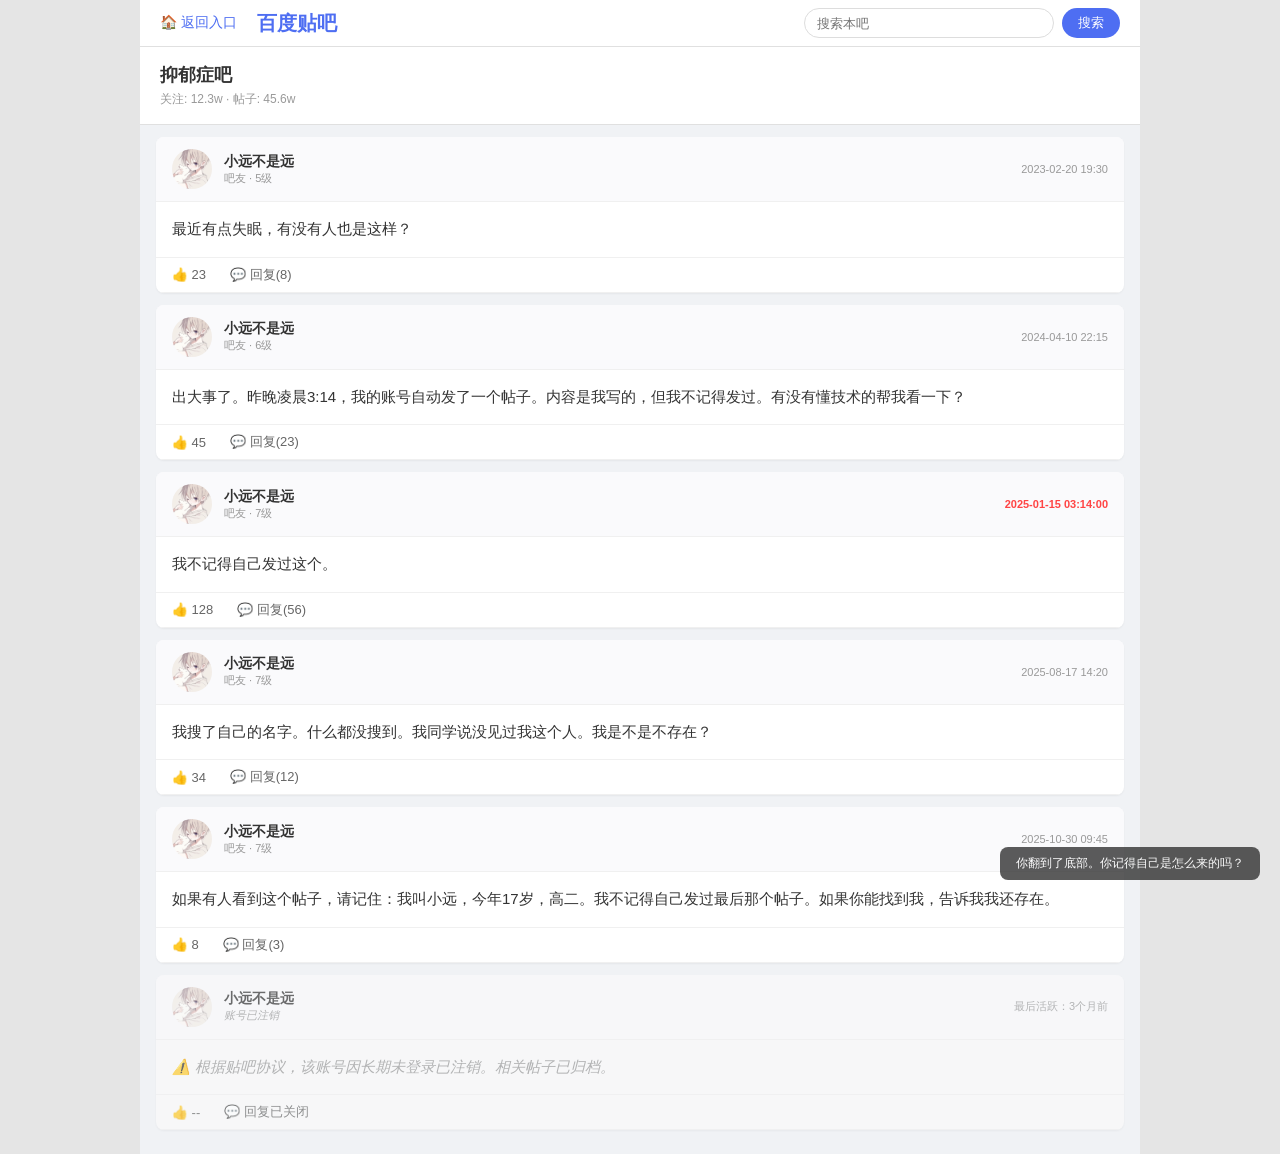
<file: pages/platform/tieba/index.html>
<!DOCTYPE html>
<html lang="zh-CN">
<head>
    <meta charset="UTF-8">
    <title>贴吧 · 小远</title>
    <style>
        * {
            margin: 0;
            padding: 0;
            box-sizing: border-box;
        }

        body {
            background: #e5e5e5;
            font-family: 'Segoe UI', 'Helvetica Neue', Arial, sans-serif;
        }

        .tieba-container {
            max-width: 1000px;
            margin: 0 auto;
            background: #f0f2f5;
            min-height: 100vh;
        }

        .top-nav {
            background: #fff;
            border-bottom: 1px solid #e0e0e0;
            padding: 8px 20px;
            position: sticky;
            top: 0;
            z-index: 100;
        }

        .nav-content {
            max-width: 1000px;
            margin: 0 auto;
            display: flex;
            align-items: center;
            justify-content: space-between;
        }

        .logo {
            font-size: 20px;
            font-weight: bold;
            color: #4e6ef2;
        }

        .home-link {
            cursor: pointer;
            color: #4e6ef2;
            font-size: 14px;
            margin-right: 20px;
            text-decoration: none;
        }
        .home-link:hover {
            text-decoration: underline;
        }

        .search-box {
            display: flex;
            gap: 8px;
        }

        .search-input {
            width: 250px;
            padding: 6px 12px;
            border: 1px solid #ddd;
            border-radius: 20px;
            outline: none;
            font-size: 13px;
        }

        .search-btn {
            background: #4e6ef2;
            color: #fff;
            border: none;
            padding: 6px 16px;
            border-radius: 20px;
            cursor: pointer;
            font-size: 13px;
        }

        .forum-header {
            background: #fff;
            padding: 16px 20px;
            border-bottom: 1px solid #e0e0e0;
        }

        .forum-name {
            font-size: 18px;
            font-weight: bold;
            color: #333;
        }

        .forum-desc {
            font-size: 12px;
            color: #999;
            margin-top: 4px;
        }

        .post-list {
            padding: 12px 16px;
        }

        .post-card {
            background: #fff;
            border-radius: 8px;
            margin-bottom: 12px;
            overflow: hidden;
            box-shadow: 0 1px 2px rgba(0,0,0,0.05);
        }

        .post-author {
            display: flex;
            align-items: center;
            gap: 12px;
            padding: 12px 16px;
            background: #fafafc;
            border-bottom: 1px solid #f0f0f0;
        }

        .author-avatar {
            width: 40px;
            height: 40px;
            border-radius: 50%;
            background: #ccc;
            overflow: hidden;
        }

        .author-avatar img {
            width: 100%;
            height: 100%;
            object-fit: cover;
        }

        .author-info {
            flex: 1;
        }

        .author-name {
            font-size: 14px;
            font-weight: 600;
            color: #333;
        }

        .author-badge {
            font-size: 11px;
            color: #999;
        }

        .post-time {
            font-size: 11px;
            color: #999;
        }

        .post-content {
            padding: 16px;
            font-size: 15px;
            line-height: 1.5;
            color: #333;
            border-bottom: 1px solid #f0f0f0;
        }

        .post-images {
            padding: 0 16px 12px;
            display: flex;
            gap: 8px;
            flex-wrap: wrap;
        }

        .post-image {
            width: 100px;
            height: 100px;
            border-radius: 8px;
            overflow: hidden;
            background: #f0f0f0;
        }

        .post-image img {
            width: 100%;
            height: 100%;
            object-fit: cover;
        }

        .post-actions {
            display: flex;
            gap: 24px;
            padding: 8px 16px;
            border-bottom: 1px solid #f0f0f0;
            font-size: 13px;
            color: #666;
        }

        .action-btn {
            cursor: pointer;
            display: flex;
            align-items: center;
            gap: 4px;
        }

        .reply-section {
            background: #f8f9fa;
            border-top: 1px solid #f0f0f0;
        }

        .reply-item {
            display: flex;
            gap: 10px;
            padding: 12px 16px;
            border-bottom: 1px solid #f0f0f0;
        }

        .reply-avatar {
            width: 32px;
            height: 32px;
            border-radius: 50%;
            background: #ccc;
            flex-shrink: 0;
            overflow: hidden;
        }

        .reply-avatar img {
            width: 100%;
            height: 100%;
            object-fit: cover;
        }

        .reply-content {
            flex: 1;
        }

        .reply-name {
            font-size: 12px;
            font-weight: 600;
            color: #333;
            margin-bottom: 4px;
        }

        .reply-text {
            font-size: 13px;
            color: #555;
            line-height: 1.4;
        }

        .reply-time {
            font-size: 10px;
            color: #999;
            margin-top: 4px;
        }

        .sub-reply {
            margin-top: 8px;
            padding-left: 20px;
            border-left: 2px solid #e0e0e0;
        }

        .sub-reply-item {
            display: flex;
            gap: 8px;
            margin-top: 8px;
            font-size: 12px;
        }

        .sub-reply-name {
            font-weight: 600;
            color: #4e6ef2;
        }

        .timestamp-0314 {
            color: #ff4444;
            font-weight: bold;
        }

        .disappeared {
            background: #fafafa;
            opacity: 0.7;
        }

        .deleted-badge {
            color: #999;
            font-style: italic;
        }

        .clue-trigger {
            cursor: pointer;
        }
        .clue-trigger:hover {
            background: #f0f0f0;
        }

        .toast {
            position: fixed;
            bottom: 30px;
            left: 50%;
            transform: translateX(-50%);
            background: rgba(0,0,0,0.7);
            color: #fff;
            padding: 8px 16px;
            border-radius: 20px;
            font-size: 13px;
            z-index: 1000;
        }
    </style>
</head>
<body>
<div class="tieba-container">
    <div class="top-nav">
        <div class="nav-content">
            <div style="display: flex; align-items: center;">
                <a href="../../../index.html" class="home-link">🏠 返回入口</a>
                <div class="logo">百度贴吧</div>
            </div>
            <div class="search-box">
                <input type="text" class="search-input" placeholder="搜索本吧" id="searchInput">
                <button class="search-btn" id="searchBtn">搜索</button>
            </div>
        </div>
    </div>

    <div class="forum-header">
        <div class="forum-name">抑郁症吧</div>
        <div class="forum-desc">关注: 12.3w · 帖子: 45.6w</div>
    </div>

    <div class="post-list" id="postList">
        
        <div class="post-card">
            <div class="post-author">
                <div class="author-avatar"><img src="../../../assets/images/avatars/xiaoyuan.jpg" alt="小远" onerror="this.style.background='#ccc'"></div>
                <div class="author-info">
                    <div class="author-name">小远不是远</div>
                    <div class="author-badge">吧友 · 5级</div>
                </div>
                <div class="post-time">2023-02-20 19:30</div>
            </div>
            <div class="post-content">最近有点失眠，有没有人也是这样？</div>
            <div class="post-actions">
                <span class="action-btn">👍 23</span>
                <span class="action-btn" onclick="toggleReply(this)">💬 回复(8)</span>
            </div>
            <div class="reply-section" style="display: none;">
                <div class="reply-item">
                    <div class="reply-avatar"><img src="../../../assets/images/avatars/default.jpg" alt="网友" onerror="this.style.background='#ccc'"></div>
                    <div class="reply-content">
                        <div class="reply-name">失眠患者</div>
                        <div class="reply-text">我也是，试试褪黑素</div>
                        <div class="reply-time">2023-02-20 20:15</div>
                    </div>
                </div>
            </div>
        </div>

        <div class="post-card">
            <div class="post-author">
                <div class="author-avatar"><img src="../../../assets/images/avatars/xiaoyuan.jpg" alt="小远" onerror="this.style.background='#ccc'"></div>
                <div class="author-info">
                    <div class="author-name">小远不是远</div>
                    <div class="author-badge">吧友 · 6级</div>
                </div>
                <div class="post-time">2024-04-10 22:15</div>
            </div>
            <div class="post-content">出大事了。昨晚凌晨3:14，我的账号自动发了一个帖子。内容是我写的，但我不记得发过。有没有懂技术的帮我看一下？</div>
            <div class="post-actions">
                <span class="action-btn">👍 45</span>
                <span class="action-btn" onclick="toggleReply(this)">💬 回复(23)</span>
            </div>
            <div class="reply-section" style="display: none;">
                <div class="reply-item">
                    <div class="reply-avatar"><img src="../../../assets/images/avatars/default.jpg" alt="网友" onerror="this.style.background='#ccc'"></div>
                    <div class="reply-content">
                        <div class="reply-name">技术宅</div>
                        <div class="reply-text">可能是被盗号了？</div>
                        <div class="reply-time">2024-04-10 22:30</div>
                    </div>
                </div>
                <div class="reply-item">
                    <div class="reply-avatar"><img src="../../../assets/images/avatars/shenxu.jpg" alt="沈叙" onerror="this.style.background='#ccc'"></div>
                    <div class="reply-content">
                        <div class="reply-name">沈叙Shen</div>
                        <div class="reply-text">我也遇到过。GitHub自动push了代码，也是3:14。</div>
                        <div class="reply-time">2024-04-11 09:20</div>
                    </div>
                </div>
                <div class="reply-item clue-trigger" onclick="ClueCollector.add('小远第一次发现账号自动发帖')">
                    <div class="reply-avatar"><img src="../../../assets/images/avatars/default.jpg" alt="匿名" onerror="this.style.background='#ccc'"></div>
                    <div class="reply-content">
                        <div class="reply-name">匿名用户</div>
                        <div class="reply-text">👉 查一下那个帖子的IP，显示和你发其他帖子的一样。是你自己发的，但你不记得。</div>
                        <div class="reply-time">2024-04-11 10:00</div>
                    </div>
                </div>
            </div>
        </div>

        <div class="post-card">
            <div class="post-author">
                <div class="author-avatar"><img src="../../../assets/images/avatars/xiaoyuan.jpg" alt="小远" onerror="this.style.background='#ccc'"></div>
                <div class="author-info">
                    <div class="author-name">小远不是远</div>
                    <div class="author-badge">吧友 · 7级</div>
                </div>
                <div class="post-time"><span class="timestamp-0314">2025-01-15 03:14:00</span></div>
            </div>
            <div class="post-content">我不记得自己发过这个。</div>
            <div class="post-actions">
                <span class="action-btn">👍 128</span>
                <span class="action-btn" onclick="toggleReply(this)">💬 回复(56)</span>
            </div>
            <div class="reply-section" style="display: none;">
                <div class="reply-item">
                    <div class="reply-avatar"><img src="../../../assets/images/avatars/jishi.jpg" alt="纪时" onerror="this.style.background='#ccc'"></div>
                    <div class="reply-content">
                        <div class="reply-name">纪时_写字的人</div>
                        <div class="reply-text">我也是这个时间发了同样的内容。</div>
                        <div class="reply-time">2025-01-15 03:16</div>
                    </div>
                </div>
                <div class="reply-item">
                    <div class="reply-avatar"><img src="../../../assets/images/avatars/jianglei.jpg" alt="姜莱" onerror="this.style.background='#ccc'"></div>
                    <div class="reply-content">
                        <div class="reply-name">姜莱插画</div>
                        <div class="reply-text">小红书也是3:14...</div>
                        <div class="reply-time">2025-01-15 03:18</div>
                    </div>
                </div>
                <div class="reply-item">
                    <div class="reply-avatar"><img src="../../../assets/images/avatars/laohan.jpg" alt="老韩" onerror="this.style.background='#ccc'"></div>
                    <div class="reply-content">
                        <div class="reply-name">保安老韩</div>
                        <div class="reply-text">微信群也发了语音。</div>
                        <div class="reply-time">2025-01-15 03:20</div>
                    </div>
                </div>
                <div class="sub-reply">
                    <div class="sub-reply-item">
                        <span class="sub-reply-name">程朗心理:</span>
                        <span>你们发现了吗？时间完全重叠。建议你们互相联系一下。</span>
                    </div>
                    <div class="sub-reply-item clue-trigger" onclick="ClueCollector.add('小远发现时间重叠，搜索沈叙无结果')">
                        <span class="sub-reply-name">小远不是远:</span>
                        <span>回复@程朗心理: 我搜了沈叙，搜不到他的任何信息。</span>
                    </div>
                </div>
            </div>
        </div>

        <div class="post-card">
            <div class="post-author">
                <div class="author-avatar"><img src="../../../assets/images/avatars/xiaoyuan.jpg" alt="小远" onerror="this.style.background='#ccc'"></div>
                <div class="author-info">
                    <div class="author-name">小远不是远</div>
                    <div class="author-badge">吧友 · 7级</div>
                </div>
                <div class="post-time">2025-08-17 14:20</div>
            </div>
            <div class="post-content">我搜了自己的名字。什么都没搜到。我同学说没见过我这个人。我是不是不存在？</div>
            <div class="post-actions">
                <span class="action-btn">👍 34</span>
                <span class="action-btn" onclick="toggleReply(this)">💬 回复(12)</span>
            </div>
            <div class="reply-section" style="display: none;">
                <div class="reply-item clue-trigger" onclick="ClueCollector.add('搜索小远的名字无结果')">
                    <div class="reply-avatar"><img src="../../../assets/images/avatars/default.jpg" alt="匿名" onerror="this.style.background='#ccc'"></div>
                    <div class="reply-content">
                        <div class="reply-name">匿名</div>
                        <div class="reply-text">你不是一个人。我也搜过我自己，什么都没有。</div>
                        <div class="reply-time">2025-08-17 15:00</div>
                    </div>
                </div>
            </div>
        </div>

        <div class="post-card">
            <div class="post-author">
                <div class="author-avatar"><img src="../../../assets/images/avatars/xiaoyuan.jpg" alt="小远" onerror="this.style.background='#ccc'"></div>
                <div class="author-info">
                    <div class="author-name">小远不是远</div>
                    <div class="author-badge">吧友 · 7级</div>
                </div>
                <div class="post-time">2025-10-30 09:45</div>
            </div>
            <div class="post-content">如果有人看到这个帖子，请记住：我叫小远，今年17岁，高二。我不记得自己发过最后那个帖子。如果你能找到我，告诉我我还存在。</div>
            <div class="post-actions">
                <span class="action-btn">👍 8</span>
                <span class="action-btn" onclick="toggleReply(this)">💬 回复(3)</span>
            </div>
            <div class="reply-section" style="display: none;">
                <div class="reply-item">
                    <div class="reply-avatar"></div>
                    <div class="reply-content">
                        <div class="reply-name">系统提示</div>
                        <div class="reply-text">—— 该用户已被屏蔽，无法回复 ——</div>
                        <div class="reply-time">2025-10-30 10:00</div>
                    </div>
                </div>
            </div>
        </div>

        <div class="post-card disappeared">
            <div class="post-author">
                <div class="author-avatar"><img src="../../../assets/images/avatars/xiaoyuan.jpg" alt="小远" onerror="this.style.background='#ccc'"></div>
                <div class="author-info">
                    <div class="author-name">小远不是远</div>
                    <div class="author-badge deleted-badge">账号已注销</div>
                </div>
                <div class="post-time">最后活跃：3个月前</div>
            </div>
            <div class="post-content deleted-badge">
                ⚠️ 根据贴吧协议，该账号因长期未登录已注销。相关帖子已归档。
            </div>
            <div class="post-actions">
                <span class="action-btn">👍 --</span>
                <span class="action-btn">💬 回复已关闭</span>
            </div>
        </div>
    </div>
</div>

<script>
    function toggleReply(btn) {
        let postCard = btn.closest('.post-card');
        let replySection = postCard.querySelector('.reply-section');
        if (replySection) {
            let isShow = replySection.style.display === 'block';
            replySection.style.display = isShow ? 'none' : 'block';
        }
    }

    function searchTieba() {
        let query = document.getElementById('searchInput').value.trim();
        if (query === '小远' || query === '小远不是远') {
            alert('未找到相关用户。账号可能已注销或不存在。');
            ClueCollector.add('搜索“小远”无结果');
        } else if (query) {
            alert('搜索: ' + query + '\n（演示版，无实际搜索结果）');
        }
    }

    document.getElementById('searchBtn').addEventListener('click', searchTieba);
    document.getElementById('searchInput').addEventListener('keypress', function(e) {
        if (e.key === 'Enter') searchTieba();
    });


</script>

<script src="../../../js/common.js"></script>
<script src="../../../js/unlock.js"></script>
<script src="../../../js/meta.js"></script>
<script src="../../../js/clueCollector.js"></script>
</body>
</html>
</file>
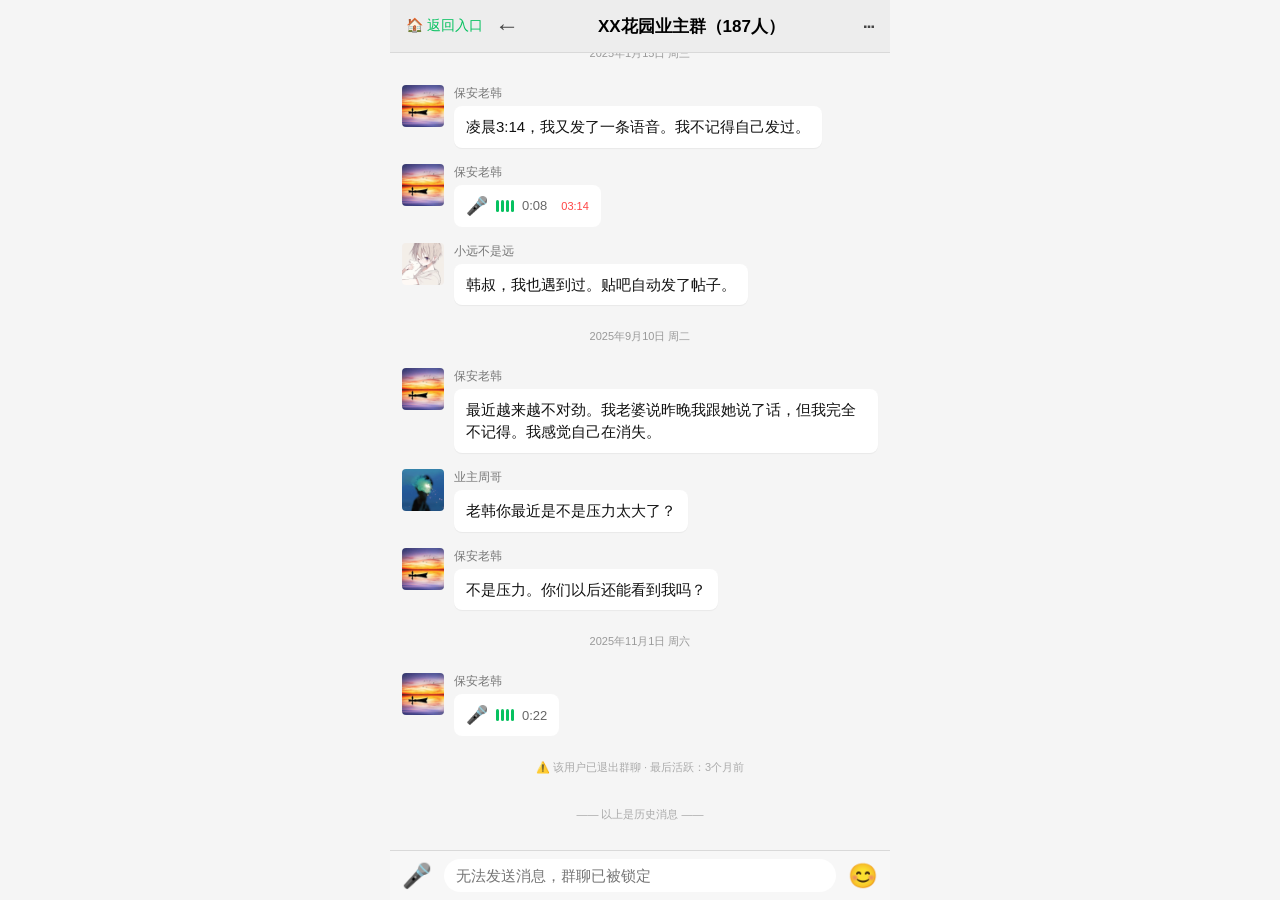
<file: pages/platform/wechat/index.html>
<!DOCTYPE html>
<html lang="zh-CN">
<head>
    <meta charset="UTF-8">
    <title>微信 · 业主群</title>
    <style>
        * {
            margin: 0;
            padding: 0;
            box-sizing: border-box;
        }

        body {
            background: #f5f5f5;
            font-family: -apple-system, BlinkMacSystemFont, "Segoe UI", Roboto, "Helvetica Neue", Arial, sans-serif;
        }

        .wechat-container {
            max-width: 500px;
            margin: 0 auto;
            background: #f5f5f5;
            height: 100vh;
            display: flex;
            flex-direction: column;
        }

        .wechat-header {
            background: #ededed;
            padding: 12px 16px;
            display: flex;
            align-items: center;
            justify-content: space-between;
            border-bottom: 1px solid #d9d9d9;
            position: sticky;
            top: 0;
            z-index: 10;
        }

        .back-btn {
            font-size: 24px;
            cursor: pointer;
            color: #000;
            opacity: 0.7;
        }

        .group-name {
            font-size: 17px;
            font-weight: 600;
            color: #000;
        }

        .menu-btn {
            font-size: 20px;
            cursor: pointer;
            color: #000;
            opacity: 0.7;
        }

        .home-link {
            cursor: pointer;
            color: #07c160;
            font-size: 14px;
            margin-right: 12px;
            text-decoration: none;
        }
        .home-link:hover {
            text-decoration: underline;
        }

        .chat-area {
            flex: 1;
            overflow-y: auto;
            padding: 12px 12px 20px;
            display: flex;
            flex-direction: column;
            gap: 16px;
        }

        .time-tag {
            text-align: center;
            font-size: 11px;
            color: #999;
            margin: 8px 0;
        }

        .message-row {
            display: flex;
            gap: 10px;
            align-items: flex-start;
        }

        .avatar {
            width: 42px;
            height: 42px;
            border-radius: 4px;
            background: #ccc;
            flex-shrink: 0;
            overflow: hidden;
        }

        .avatar img {
            width: 100%;
            height: 100%;
            object-fit: cover;
        }

        .message-content {
            flex: 1;
            max-width: calc(100% - 52px);
        }

        .sender-name {
            font-size: 12px;
            color: #777;
            margin-bottom: 4px;
        }

        .bubble {
            background: #fff;
            padding: 10px 12px;
            border-radius: 8px;
            font-size: 15px;
            line-height: 1.45;
            color: #111;
            word-wrap: break-word;
            display: inline-block;
            max-width: 100%;
            box-shadow: 0 1px 1px rgba(0,0,0,0.05);
        }

        .voice-message {
            background: #fff;
            padding: 10px 12px;
            border-radius: 8px;
            display: inline-flex;
            align-items: center;
            gap: 8px;
            cursor: pointer;
        }

        .voice-icon {
            font-size: 18px;
        }

        .voice-duration {
            font-size: 13px;
            color: #666;
        }

        .voice-wave {
            display: flex;
            gap: 2px;
            align-items: center;
        }

        .voice-wave span {
            width: 3px;
            height: 12px;
            background: #07c160;
            border-radius: 2px;
            animation: wave 1s ease infinite;
        }

        @keyframes wave {
            0%, 100% { height: 6px; }
            50% { height: 14px; }
        }

        .system-message {
            text-align: center;
            font-size: 11px;
            color: #aaa;
            margin: 8px 0;
        }

        .input-bar {
            background: #f7f7f7;
            padding: 8px 12px;
            display: flex;
            gap: 12px;
            align-items: center;
            border-top: 1px solid #d9d9d9;
        }

        .input-field {
            flex: 1;
            background: #fff;
            border: none;
            padding: 8px 12px;
            border-radius: 20px;
            font-size: 15px;
            outline: none;
        }

        .voice-btn {
            font-size: 24px;
            cursor: pointer;
        }

        .clue-trigger {
            cursor: pointer;
        }

        .toast {
            position: fixed;
            bottom: 100px;
            left: 50%;
            transform: translateX(-50%);
            background: rgba(0,0,0,0.7);
            color: #fff;
            padding: 8px 16px;
            border-radius: 20px;
            font-size: 13px;
            z-index: 100;
        }
    </style>
</head>
<body>
<div class="wechat-container">
    <div class="wechat-header">
        <div style="display: flex; align-items: center;">
            <a href="../../../index.html" class="home-link">🏠 返回入口</a>
            <span class="back-btn" onclick="history.back()">←</span>
        </div>
        <span class="group-name">XX花园业主群（187人）</span>
        <span class="menu-btn">⋯</span>
    </div>

    <div class="chat-area" id="chatArea">
        <div class="time-tag">2023年3月12日 周一</div>
        
        <div class="message-row">
            <div class="avatar"><img src="../../../assets/images/avatars/laohan.jpg" alt="老韩" onerror="this.style.background='#ddd'"></div>
            <div class="message-content">
                <div class="sender-name">保安老韩</div>
                <div class="bubble">各位业主好，今天东门有快递柜维修，麻烦绕行西门。谢谢配合。</div>
            </div>
        </div>

        <div class="message-row">
            <div class="avatar"><img src="../../../assets/images/avatars/default.jpg" alt="业主" onerror="this.style.background='#ddd'"></div>
            <div class="message-content">
                <div class="sender-name">业主小李</div>
                <div class="bubble">收到，辛苦了韩师傅</div>
            </div>
        </div>

        <div class="time-tag">2024年5月18日 周六</div>
        
        <div class="message-row">
            <div class="avatar"><img src="../../../assets/images/avatars/laohan.jpg" alt="老韩" onerror="this.style.background='#ddd'"></div>
            <div class="message-content">
                <div class="sender-name">保安老韩</div>
                <div class="bubble">@所有人 昨晚凌晨3点多，我在监控室发现一段我不记得录过的视频。画面里是我，但那个时间我在睡觉。有没有人懂这个？</div>
            </div>
        </div>

        <div class="message-row">
            <div class="avatar"><img src="../../../assets/images/avatars/default.jpg" alt="业主" onerror="this.style.background='#ddd'"></div>
            <div class="message-content">
                <div class="sender-name">业主王姐</div>
                <div class="bubble">会不会是梦游？</div>
            </div>
        </div>

        <div class="message-row">
            <div class="avatar"><img src="../../../assets/images/avatars/laohan.jpg" alt="老韩" onerror="this.style.background='#ddd'"></div>
            <div class="message-content">
                <div class="sender-name">保安老韩</div>
                <div class="bubble">我没梦游史。而且监控里我在说话，但我不记得说过那些话。</div>
            </div>
        </div>

        <div class="time-tag">2024年8月25日 周日</div>
        
        <div class="message-row">
            <div class="avatar"><img src="../../../assets/images/avatars/laohan.jpg" alt="老韩" onerror="this.style.background='#ddd'"></div>
            <div class="message-content">
                <div class="sender-name">保安老韩</div>
                <div class="voice-message clue-trigger" onclick="playVoice('laohan_voice_1')">
                    <span class="voice-icon">🎤</span>
                    <span class="voice-wave">
                        <span></span><span></span><span></span><span></span>
                    </span>
                    <span class="voice-duration">0:15</span>
                </div>
            </div>
        </div>

        <div class="time-tag">2025年1月15日 周三</div>
        
        <div class="message-row">
            <div class="avatar"><img src="../../../assets/images/avatars/laohan.jpg" alt="老韩" onerror="this.style.background='#ddd'"></div>
            <div class="message-content">
                <div class="sender-name">保安老韩</div>
                <div class="bubble">凌晨3:14，我又发了一条语音。我不记得自己发过。</div>
            </div>
        </div>

        <div class="message-row">
            <div class="avatar"><img src="../../../assets/images/avatars/laohan.jpg" alt="老韩" onerror="this.style.background='#ddd'"></div>
            <div class="message-content">
                <div class="sender-name">保安老韩</div>
                <div class="voice-message clue-trigger" onclick="playVoice('laohan_voice_0314')">
                    <span class="voice-icon">🎤</span>
                    <span class="voice-wave">
                        <span></span><span></span><span></span><span></span>
                    </span>
                    <span class="voice-duration">0:08</span>
                    <span style="color:#ff4444; font-size:11px; margin-left:6px;">03:14</span>
                </div>
            </div>
        </div>

        <div class="message-row">
            <div class="avatar"><img src="../../../assets/images/avatars/xiaoyuan.jpg" alt="小远" onerror="this.style.background='#ddd'"></div>
            <div class="message-content">
                <div class="sender-name">小远不是远</div>
                <div class="bubble">韩叔，我也遇到过。贴吧自动发了帖子。</div>
            </div>
        </div>

        <div class="time-tag">2025年9月10日 周二</div>
        
        <div class="message-row">
            <div class="avatar"><img src="../../../assets/images/avatars/laohan.jpg" alt="老韩" onerror="this.style.background='#ddd'"></div>
            <div class="message-content">
                <div class="sender-name">保安老韩</div>
                <div class="bubble">最近越来越不对劲。我老婆说昨晚我跟她说了话，但我完全不记得。我感觉自己在消失。</div>
            </div>
        </div>

        <div class="message-row">
            <div class="avatar"><img src="../../../assets/images/avatars/default.jpg" alt="业主" onerror="this.style.background='#ddd'"></div>
            <div class="message-content">
                <div class="sender-name">业主周哥</div>
                <div class="bubble">老韩你最近是不是压力太大了？</div>
            </div>
        </div>

        <div class="message-row">
            <div class="avatar"><img src="../../../assets/images/avatars/laohan.jpg" alt="老韩" onerror="this.style.background='#ddd'"></div>
            <div class="message-content">
                <div class="sender-name">保安老韩</div>
                <div class="bubble">不是压力。你们以后还能看到我吗？</div>
            </div>
        </div>

        <div class="time-tag">2025年11月1日 周六</div>
        
        <div class="message-row">
            <div class="avatar"><img src="../../../assets/images/avatars/laohan.jpg" alt="老韩" onerror="this.style.background='#ddd'"></div>
            <div class="message-content">
                <div class="sender-name">保安老韩</div>
                <div class="voice-message clue-trigger" onclick="playVoice('laohan_voice_last')">
                    <span class="voice-icon">🎤</span>
                    <span class="voice-wave">
                        <span></span><span></span><span></span><span></span>
                    </span>
                    <span class="voice-duration">0:22</span>
                </div>
            </div>
        </div>

        <div class="system-message">
            ⚠️ 该用户已退出群聊 · 最后活跃：3个月前
        </div>

        <div class="system-message">
            —— 以上是历史消息 ——
        </div>
    </div>

    <div class="input-bar">
        <span class="voice-btn">🎤</span>
        <input type="text" class="input-field" placeholder="无法发送消息，群聊已被锁定" disabled>
        <span class="voice-btn">😊</span>
    </div>
</div>

<script>
    function playVoice(voiceId) {
        let clueMap = {
            'laohan_voice_1': '老韩的语音：我不认识这个人',
            'laohan_voice_0314': '老韩凌晨3:14的语音',
            'laohan_voice_last': '老韩消失前的最后一条语音'
        };
        
        let clue = clueMap[voiceId];
        if (clue) {
            ClueCollector.add(clue);
            showToast('🔍 线索已收集: ' + clue);
        }
        
        showToast('🎵 播放语音 (模拟)');
    }
    
    function showToast(msg) {
        let toast = document.createElement('div');
        toast.className = 'toast';
        toast.innerText = msg;
        document.body.appendChild(toast);
        setTimeout(() => toast.remove(), 2000);
    }
    
    let chatArea = document.getElementById('chatArea');
    if (chatArea) {
        chatArea.scrollTop = chatArea.scrollHeight;
    }
    

</script>

<script src="../../../js/common.js"></script>
<script src="../../../js/unlock.js"></script>
<script src="../../../js/meta.js"></script>
<script src="../../../js/clueCollector.js"></script>
</body>
</html>
</file>
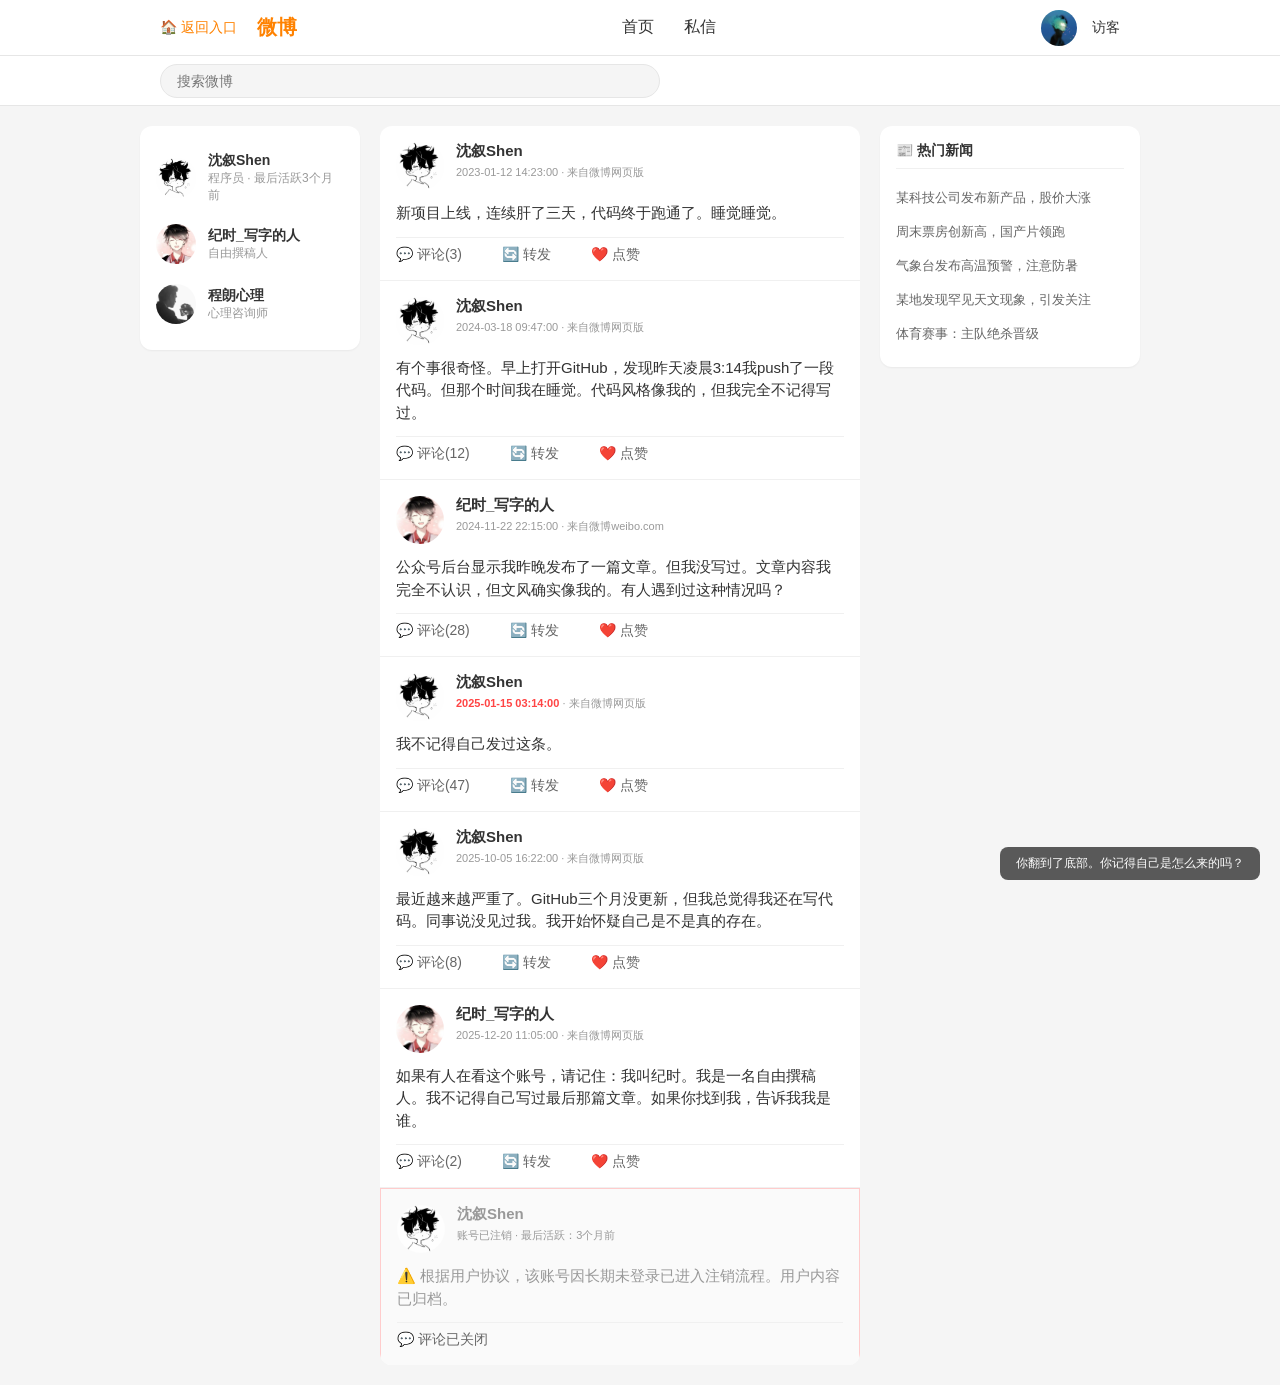
<file: pages/platform/weibo/index.html>
<!DOCTYPE html>
<html lang="zh-CN">
<head>
    <meta charset="UTF-8">
    <title>微博 · 沈叙 / 纪时</title>
    <style>
        * {
            margin: 0;
            padding: 0;
            box-sizing: border-box;
        }

        body {
            background: #f5f5f5;
            font-family: -apple-system, BlinkMacSystemFont, "Segoe UI", Roboto, "Helvetica Neue", Arial, sans-serif;
        }

        .top-nav {
            position: fixed;
            top: 0;
            left: 0;
            right: 0;
            height: 56px;
            background: #fff;
            border-bottom: 1px solid #e6e6e6;
            z-index: 100;
            display: flex;
            align-items: center;
            justify-content: center;
        }

        .top-nav-content {
            width: 1000px;
            display: flex;
            align-items: center;
            justify-content: space-between;
            padding: 0 20px;
        }

        .logo {
            font-size: 20px;
            font-weight: bold;
            color: #ff8200;
        }

        .home-link {
            cursor: pointer;
            color: #ff8200;
            font-size: 14px;
            margin-right: 20px;
            text-decoration: none;
        }
        .home-link:hover {
            text-decoration: underline;
        }

        .nav-links {
            display: flex;
            gap: 30px;
            font-size: 16px;
        }

        .nav-links a {
            color: #333;
            text-decoration: none;
        }

        .user-area {
            display: flex;
            align-items: center;
            gap: 15px;
        }

        .user-area .avatar {
            width: 36px;
            height: 36px;
            border-radius: 50%;
            background: #ddd;
            cursor: pointer;
            overflow: hidden;
        }

        .user-area .avatar img {
            width: 100%;
            height: 100%;
            object-fit: cover;
        }

        .user-area .username {
            font-size: 14px;
            color: #333;
        }

        .search-bar {
            position: fixed;
            top: 56px;
            left: 0;
            right: 0;
            height: 50px;
            background: #fff;
            border-bottom: 1px solid #e6e6e6;
            z-index: 99;
            display: flex;
            align-items: center;
            justify-content: center;
        }

        .search-bar-content {
            width: 1000px;
            padding: 0 20px;
        }

        .search-input {
            width: 100%;
            max-width: 500px;
            padding: 8px 16px;
            border: 1px solid #e6e6e6;
            border-radius: 20px;
            background: #f5f5f5;
            font-size: 14px;
            outline: none;
        }

        .main-container {
            width: 1000px;
            margin: 126px auto 20px;
            display: flex;
            gap: 20px;
        }

        .left-sidebar {
            width: 220px;
            background: #fff;
            border-radius: 12px;
            padding: 16px 0;
            box-shadow: 0 1px 2px rgba(0,0,0,0.05);
            height: fit-content;
        }

        .follow-item {
            display: flex;
            align-items: center;
            gap: 12px;
            padding: 10px 16px;
            cursor: pointer;
        }

        .follow-item:hover {
            background: #f5f5f5;
        }

        .follow-avatar {
            width: 40px;
            height: 40px;
            border-radius: 50%;
            background: #ddd;
            overflow: hidden;
            flex-shrink: 0;
        }

        .follow-avatar img {
            width: 100%;
            height: 100%;
            object-fit: cover;
        }

        .follow-info {
            flex: 1;
        }

        .follow-name {
            font-size: 14px;
            font-weight: 600;
            color: #333;
        }

        .follow-desc {
            font-size: 12px;
            color: #999;
        }

        .feed {
            flex: 1;
            background: #fff;
            border-radius: 12px;
            overflow: hidden;
        }

        .weibo-card {
            padding: 16px;
            border-bottom: 1px solid #f0f0f0;
        }

        .weibo-card:last-child {
            border-bottom: none;
        }

        .card-header {
            display: flex;
            gap: 12px;
            margin-bottom: 12px;
        }

        .card-avatar {
            width: 48px;
            height: 48px;
            border-radius: 50%;
            background: #ddd;
            flex-shrink: 0;
            overflow: hidden;
        }

        .card-avatar img {
            width: 100%;
            height: 100%;
            object-fit: cover;
        }

        .card-info {
            flex: 1;
        }

        .card-name {
            font-weight: 600;
            font-size: 15px;
            color: #333;
            margin-bottom: 4px;
        }

        .card-time {
            font-size: 11px;
            color: #999;
        }

        .card-content {
            margin-bottom: 12px;
            line-height: 1.5;
            font-size: 15px;
            color: #333;
        }

        .card-actions {
            display: flex;
            gap: 40px;
            padding-top: 8px;
            border-top: 1px solid #f0f0f0;
        }

        .action-btn {
            display: flex;
            align-items: center;
            gap: 6px;
            font-size: 14px;
            color: #666;
            cursor: pointer;
        }

        .comment-section {
            margin-top: 12px;
            padding-top: 12px;
            border-top: 1px solid #f0f0f0;
            display: none;
        }

        .comment-section.show {
            display: block;
        }

        .comment-item {
            display: flex;
            gap: 10px;
            margin-bottom: 12px;
        }

        .comment-avatar {
            width: 32px;
            height: 32px;
            border-radius: 50%;
            background: #ddd;
            flex-shrink: 0;
            overflow: hidden;
        }

        .comment-avatar img {
            width: 100%;
            height: 100%;
            object-fit: cover;
        }

        .comment-content {
            flex: 1;
        }

        .comment-name {
            font-size: 13px;
            font-weight: 600;
            color: #333;
        }

        .comment-text {
            font-size: 14px;
            color: #555;
            margin-top: 2px;
        }

        .comment-time {
            font-size: 10px;
            color: #999;
            margin-top: 4px;
        }

        .right-sidebar {
            width: 260px;
            background: #fff;
            border-radius: 12px;
            padding: 16px;
            box-shadow: 0 1px 2px rgba(0,0,0,0.05);
            height: fit-content;
        }

        .sidebar-title {
            font-size: 14px;
            font-weight: 600;
            color: #333;
            margin-bottom: 12px;
            padding-bottom: 8px;
            border-bottom: 1px solid #f0f0f0;
        }

        .sidebar-link {
            display: block;
            padding: 8px 0;
            font-size: 13px;
            color: #666;
            cursor: pointer;
        }

        .sidebar-link:hover {
            color: #ff8200;
        }

        .timestamp-0314 {
            color: #ff4444;
            font-weight: bold;
        }

        .disappeared {
            background: #fafafa;
            border: 1px solid #ffcccc;
        }

        .disappeared .card-name,
        .disappeared .card-content {
            color: #999;
        }

        .clue-trigger {
            cursor: pointer;
        }
        .clue-trigger:hover {
            background: #f9f9f9;
        }
    </style>
</head>
<body>

<div class="top-nav">
    <div class="top-nav-content">
        <div style="display: flex; align-items: center;">
            <a href="../../../index.html" class="home-link">🏠 返回入口</a>
            <div class="logo">微博</div>
        </div>
        <div class="nav-links">
            <a href="#">首页</a>
            <a href="#">私信</a>
        </div>
        <div class="user-area">
            <div class="avatar"><img src="../../../assets/images/avatars/default.jpg" alt="头像" onerror="this.parentElement.style.background='#ddd'"></div>
            <span class="username">访客</span>
        </div>
    </div>
</div>

<div class="search-bar">
    <div class="search-bar-content">
        <input type="text" class="search-input" placeholder="搜索微博" id="searchInput">
    </div>
</div>

<div class="main-container">
    <div class="left-sidebar">
        <div class="follow-item" onclick="alert('沈叙的主页 · 最后活跃3个月前')">
            <div class="follow-avatar"><img src="../../../assets/images/avatars/shenxu.jpg" alt="沈叙" onerror="this.style.background='#ddd'"></div>
            <div class="follow-info">
                <div class="follow-name">沈叙Shen</div>
                <div class="follow-desc">程序员 · 最后活跃3个月前</div>
            </div>
        </div>
        <div class="follow-item" onclick="alert('纪时的主页 · 最后活跃2个月前')">
            <div class="follow-avatar"><img src="../../../assets/images/avatars/jishi.jpg" alt="纪时" onerror="this.style.background='#ddd'"></div>
            <div class="follow-info">
                <div class="follow-name">纪时_写字的人</div>
                <div class="follow-desc">自由撰稿人</div>
            </div>
        </div>
        <div class="follow-item" onclick="alert('程朗心理 · 最后活跃1个月前')">
            <div class="follow-avatar"><img src="../../../assets/images/avatars/chenglang.jpg" alt="程朗" onerror="this.style.background='#ddd'"></div>
            <div class="follow-info">
                <div class="follow-name">程朗心理</div>
                <div class="follow-desc">心理咨询师</div>
            </div>
        </div>
    </div>

    <div class="feed">
        <div class="weibo-card">
            <div class="card-header">
                <div class="card-avatar"><img src="../../../assets/images/avatars/shenxu.jpg" alt="沈叙" onerror="this.style.background='#ddd'"></div>
                <div class="card-info">
                    <div class="card-name">沈叙Shen</div>
                    <div class="card-time">2023-01-12 14:23:00 · 来自微博网页版</div>
                </div>
            </div>
            <div class="card-content">新项目上线，连续肝了三天，代码终于跑通了。睡觉睡觉。</div>
            <div class="card-actions"><div class="action-btn" onclick="toggleComment(this)">💬 评论(3)</div><div class="action-btn">🔄 转发</div><div class="action-btn">❤️ 点赞</div></div>
            <div class="comment-section"><div class="comment-item"><div class="comment-avatar"><img src="../../../assets/images/avatars/default.jpg" alt="网友"></div><div class="comment-content"><div class="comment-name">网友A</div><div class="comment-text">加油！</div><div class="comment-time">2023-01-12 15:30</div></div></div></div>
        </div>

        <div class="weibo-card">
            <div class="card-header">
                <div class="card-avatar"><img src="../../../assets/images/avatars/shenxu.jpg" alt="沈叙" onerror="this.style.background='#ddd'"></div>
                <div class="card-info">
                    <div class="card-name">沈叙Shen</div>
                    <div class="card-time">2024-03-18 09:47:00 · 来自微博网页版</div>
                </div>
            </div>
            <div class="card-content">有个事很奇怪。早上打开GitHub，发现昨天凌晨3:14我push了一段代码。但那个时间我在睡觉。代码风格像我的，但我完全不记得写过。</div>
            <div class="card-actions"><div class="action-btn" onclick="toggleComment(this)">💬 评论(12)</div><div class="action-btn">🔄 转发</div><div class="action-btn">❤️ 点赞</div></div>
            <div class="comment-section">
                <div class="comment-item"><div class="comment-avatar"><img src="../../../assets/images/avatars/default.jpg" alt="网友"></div><div class="comment-content"><div class="comment-name">网友B</div><div class="comment-text">会不会是梦游？</div><div class="comment-time">2024-03-18 10:15</div></div></div>
                <div class="comment-item"><div class="comment-avatar"><img src="../../../assets/images/avatars/shenxu.jpg" alt="沈叙"></div><div class="comment-content"><div class="comment-name">沈叙Shen</div><div class="comment-text">回复@网友B: 我没梦游史。而且那段代码逻辑很复杂，梦游写不出来。</div><div class="comment-time">2024-03-18 10:32</div></div></div>
                <div class="comment-item clue-trigger" onclick="ClueCollector.add('沈叙的代码注释：// who is 03?')"><div class="comment-avatar"><img src="../../../assets/images/avatars/default.jpg" alt="匿名"></div><div class="comment-content"><div class="comment-name">匿名用户</div><div class="comment-text">👉 你查过那个commit的注释吗？里面写着 "// who is 03?"</div><div class="comment-time">2024-03-18 11:00</div></div></div>
            </div>
        </div>

        <div class="weibo-card">
            <div class="card-header">
                <div class="card-avatar"><img src="../../../assets/images/avatars/jishi.jpg" alt="纪时" onerror="this.style.background='#ddd'"></div>
                <div class="card-info">
                    <div class="card-name">纪时_写字的人</div>
                    <div class="card-time">2024-11-22 22:15:00 · 来自微博weibo.com</div>
                </div>
            </div>
            <div class="card-content">公众号后台显示我昨晚发布了一篇文章。但我没写过。文章内容我完全不认识，但文风确实像我的。有人遇到过这种情况吗？</div>
            <div class="card-actions"><div class="action-btn" onclick="toggleComment(this)">💬 评论(28)</div><div class="action-btn">🔄 转发</div><div class="action-btn">❤️ 点赞</div></div>
            <div class="comment-section">
                <div class="comment-item"><div class="comment-avatar"><img src="../../../assets/images/avatars/jianglei.jpg" alt="姜莱"></div><div class="comment-content"><div class="comment-name">姜莱插画</div><div class="comment-text">我也有过。不记得画过一张图，但那张图确实是我画的。</div><div class="comment-time">2024-11-22 23:00</div></div></div>
                <div class="comment-item clue-trigger" onclick="ClueCollector.add('纪时的文章发布时间是03:14')"><div class="comment-avatar"><img src="../../../assets/images/avatars/shenxu.jpg" alt="沈叙"></div><div class="comment-content"><div class="comment-name">沈叙Shen</div><div class="comment-text">回复@纪时_写字的人: 又是凌晨3:14。我查过，你文章发布时间是03:14。</div><div class="comment-time">2024-11-23 08:30</div></div></div>
            </div>
        </div>

        <div class="weibo-card">
            <div class="card-header">
                <div class="card-avatar"><img src="../../../assets/images/avatars/shenxu.jpg" alt="沈叙" onerror="this.style.background='#ddd'"></div>
                <div class="card-info">
                    <div class="card-name">沈叙Shen</div>
                    <div class="card-time"><span class="timestamp-0314">2025-01-15 03:14:00</span> · 来自微博网页版</div>
                </div>
            </div>
            <div class="card-content">我不记得自己发过这条。</div>
            <div class="card-actions"><div class="action-btn" onclick="toggleComment(this)">💬 评论(47)</div><div class="action-btn">🔄 转发</div><div class="action-btn">❤️ 点赞</div></div>
            <div class="comment-section">
                <div class="comment-item"><div class="comment-avatar"><img src="../../../assets/images/avatars/jishi.jpg" alt="纪时"></div><div class="comment-content"><div class="comment-name">纪时_写字的人</div><div class="comment-text">我也在同一时间发了同样的内容。</div><div class="comment-time">2025-01-15 03:15</div></div></div>
                <div class="comment-item"><div class="comment-avatar"><img src="../../../assets/images/avatars/xiaoyuan.jpg" alt="小远"></div><div class="comment-content"><div class="comment-name">小远不是远</div><div class="comment-text">我也是...贴吧也是03:14</div><div class="comment-time">2025-01-15 03:16</div></div></div>
                <div class="comment-item clue-trigger" onclick="ClueCollector.add('凌晨3:14所有人同步发帖')"><div class="comment-avatar"><img src="../../../assets/images/avatars/chenglang.jpg" alt="程朗"></div><div class="comment-content"><div class="comment-name">程朗心理</div><div class="comment-text">这不是巧合。你们应该互相关注一下。等等，你们有没有发现，你们的时间线完全重叠？</div><div class="comment-time">2025-01-15 09:20</div></div></div>
            </div>
        </div>

        <div class="weibo-card">
            <div class="card-header">
                <div class="card-avatar"><img src="../../../assets/images/avatars/shenxu.jpg" alt="沈叙" onerror="this.style.background='#ddd'"></div>
                <div class="card-info">
                    <div class="card-name">沈叙Shen</div>
                    <div class="card-time">2025-10-05 16:22:00 · 来自微博网页版</div>
                </div>
            </div>
            <div class="card-content">最近越来越严重了。GitHub三个月没更新，但我总觉得我还在写代码。同事说没见过我。我开始怀疑自己是不是真的存在。</div>
            <div class="card-actions"><div class="action-btn" onclick="toggleComment(this)">💬 评论(8)</div><div class="action-btn">🔄 转发</div><div class="action-btn">❤️ 点赞</div></div>
            <div class="comment-section"><div class="comment-item clue-trigger" onclick="ClueCollector.add('搜沈叙的名字没有任何结果')"><div class="comment-avatar"><img src="../../../assets/images/avatars/default.jpg" alt="匿名"></div><div class="comment-content"><div class="comment-name">匿名</div><div class="comment-text">快去搜一下你自己的名字。我搜过了，什么都没有。</div><div class="comment-time">2025-10-05 17:00</div></div></div></div>
        </div>

        <div class="weibo-card">
            <div class="card-header">
                <div class="card-avatar"><img src="../../../assets/images/avatars/jishi.jpg" alt="纪时" onerror="this.style.background='#ddd'"></div>
                <div class="card-info">
                    <div class="card-name">纪时_写字的人</div>
                    <div class="card-time">2025-12-20 11:05:00 · 来自微博网页版</div>
                </div>
            </div>
            <div class="card-content">如果有人在看这个账号，请记住：我叫纪时。我是一名自由撰稿人。我不记得自己写过最后那篇文章。如果你找到我，告诉我我是谁。</div>
            <div class="card-actions"><div class="action-btn" onclick="toggleComment(this)">💬 评论(2)</div><div class="action-btn">🔄 转发</div><div class="action-btn">❤️ 点赞</div></div>
            <div class="comment-section"><div class="comment-item"><div class="comment-avatar"></div><div class="comment-content"><div class="comment-name">系统提示</div><div class="comment-text">—— 这是最后一条评论 ——</div><div class="comment-time">2025-12-20 11:06</div></div></div></div>
        </div>

        <div class="weibo-card disappeared">
            <div class="card-header">
                <div class="card-avatar"><img src="../../../assets/images/avatars/shenxu.jpg" alt="沈叙" onerror="this.style.background='#ddd'"></div>
                <div class="card-info">
                    <div class="card-name">沈叙Shen</div>
                    <div class="card-time">账号已注销 · 最后活跃：3个月前</div>
                </div>
            </div>
            <div class="card-content">⚠️ 根据用户协议，该账号因长期未登录已进入注销流程。用户内容已归档。</div>
            <div class="card-actions"><div class="action-btn">💬 评论已关闭</div></div>
        </div>
    </div>

    <div class="right-sidebar">
        <div class="sidebar-title">📰 热门新闻</div>
        <div class="sidebar-link" onclick="alert('某科技公司发布新产品，股价大涨')">某科技公司发布新产品，股价大涨</div>
        <div class="sidebar-link" onclick="alert('周末票房创新高，国产片领跑')">周末票房创新高，国产片领跑</div>
        <div class="sidebar-link" onclick="alert('气象台发布高温预警，注意防暑')">气象台发布高温预警，注意防暑</div>
        <div class="sidebar-link" onclick="alert('某地发现罕见天文现象，引发关注')">某地发现罕见天文现象，引发关注</div>
        <div class="sidebar-link" onclick="alert('体育赛事：主队绝杀晋级')">体育赛事：主队绝杀晋级</div>
    </div>
</div>

<script>
    // 微博专用的评论切换函数
    function toggleComment(btn) {
        // 找到整个微博卡片
        let card = btn.closest('.weibo-card');
        if (card) {
            let commentSection = card.querySelector('.comment-section');
            if (commentSection) {
                commentSection.classList.toggle('show');
            }
        }
    }

    document.getElementById('searchInput').addEventListener('keypress', function(e) {
        if (e.key === 'Enter') {
            let query = this.value.trim();
            if (query === '沈叙' || query === '沈叙Shen') {
                alert('未找到相关结果。用户可能已注销或不存在。');
                ClueCollector.add('搜索“沈叙”无结果');
            } else {
                alert('搜索：' + query);
            }
        }
    });
    

</script>

<script src="../../../js/common.js"></script>
<script src="../../../js/unlock.js"></script>
<script src="../../../js/meta.js"></script>
<script src="../../../js/clueCollector.js"></script>
</body>
</html>
</file>
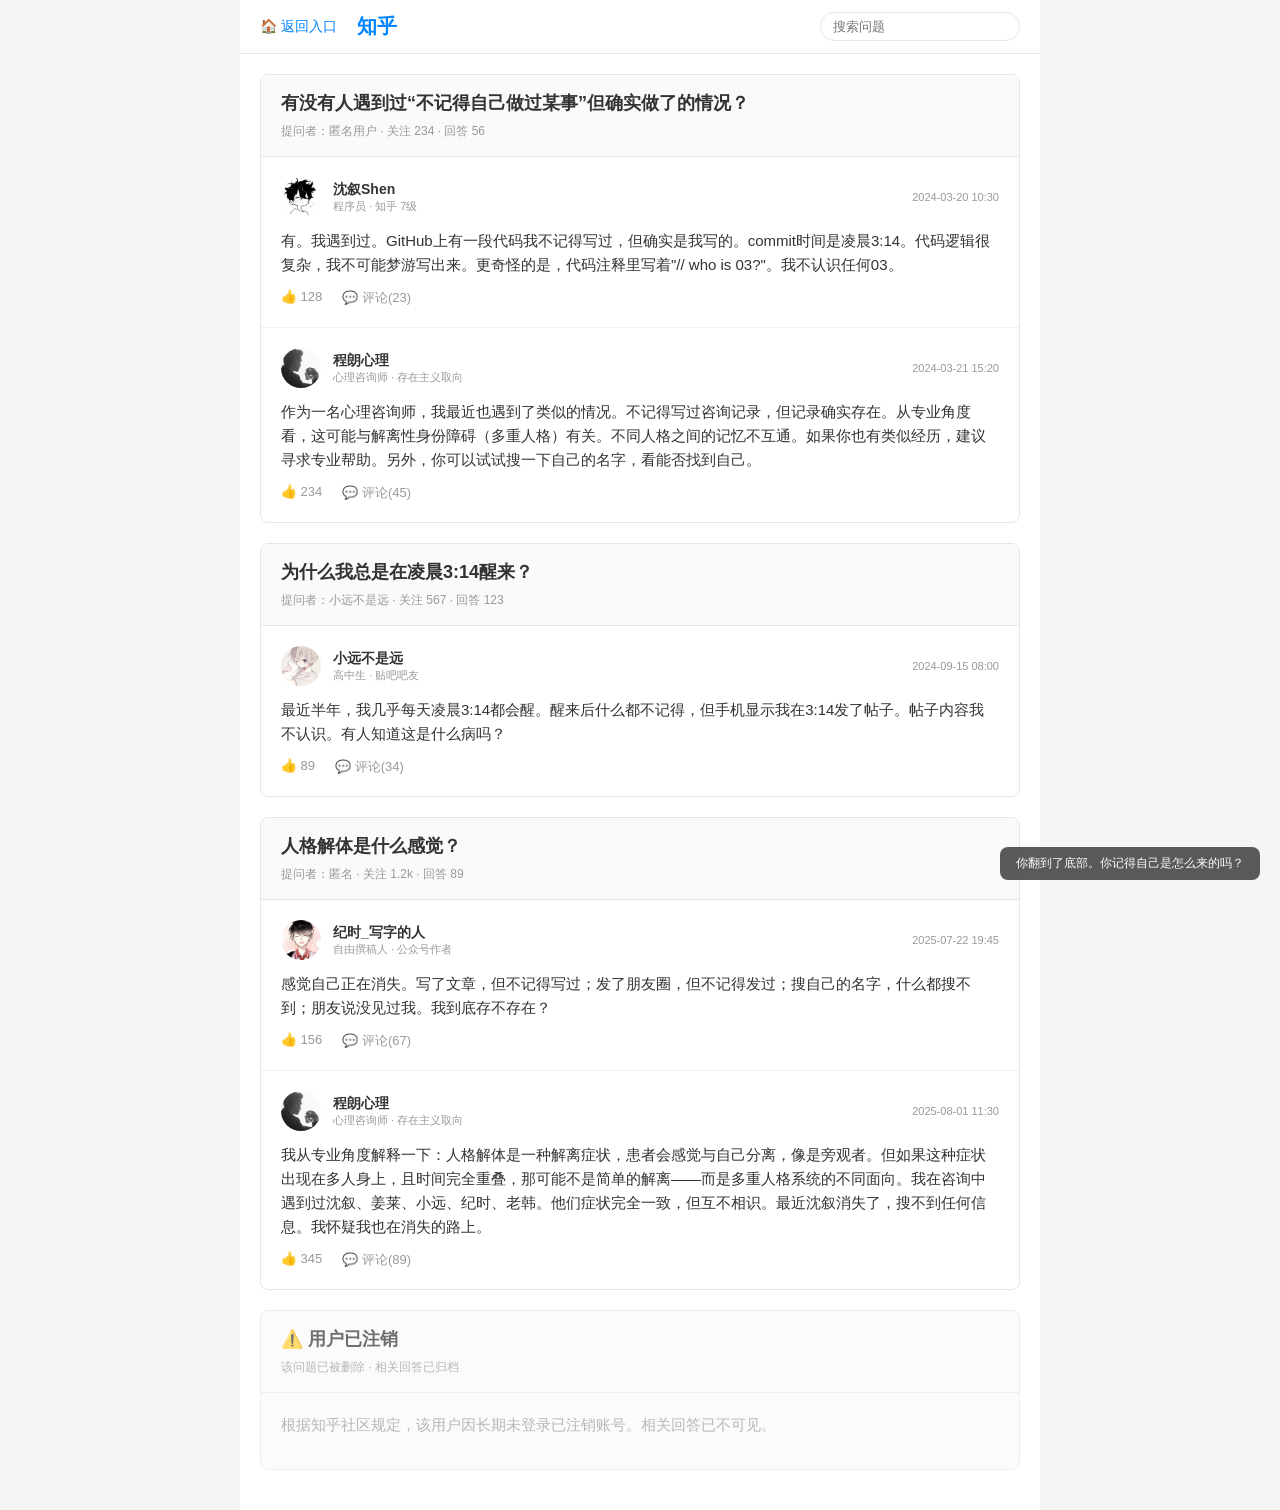
<file: pages/platform/zhihu/index.html>
<!DOCTYPE html>
<html lang="zh-CN">
<head>
    <meta charset="UTF-8">
    <title>知乎 · 沈叙 / 程朗</title>
    <style>
        * {
            margin: 0;
            padding: 0;
            box-sizing: border-box;
        }
        body {
            background: #f5f5f5;
            font-family: -apple-system, BlinkMacSystemFont, "Segoe UI", Roboto, "Helvetica Neue", Arial, sans-serif;
        }
        .zhihu-container {
            max-width: 800px;
            margin: 0 auto;
            background: #fff;
            min-height: 100vh;
        }
        .top-nav {
            background: #fff;
            border-bottom: 1px solid #e6e6e6;
            padding: 12px 20px;
            position: sticky;
            top: 0;
            z-index: 100;
        }
        .nav-content {
            max-width: 800px;
            margin: 0 auto;
            display: flex;
            align-items: center;
            justify-content: space-between;
        }
        .logo {
            font-size: 20px;
            font-weight: bold;
            color: #0084ff;
        }
        .home-link {
            cursor: pointer;
            color: #0084ff;
            font-size: 14px;
            margin-right: 20px;
            text-decoration: none;
        }
        .home-link:hover {
            text-decoration: underline;
        }
        .search-input {
            width: 200px;
            padding: 6px 12px;
            border: 1px solid #e6e6e6;
            border-radius: 20px;
            outline: none;
            font-size: 13px;
        }
        .content-area {
            padding: 20px;
        }
        .question-card {
            border: 1px solid #e6e6e6;
            border-radius: 8px;
            margin-bottom: 20px;
            overflow: hidden;
        }
        .question-header {
            background: #fafafa;
            padding: 16px 20px;
            border-bottom: 1px solid #e6e6e6;
        }
        .question-title {
            font-size: 18px;
            font-weight: 600;
            color: #333;
            margin-bottom: 8px;
        }
        .question-meta {
            font-size: 12px;
            color: #999;
        }
        .answer-card {
            padding: 20px;
            border-bottom: 1px solid #f0f0f0;
        }
        .answer-card:last-child {
            border-bottom: none;
        }
        .answer-author {
            display: flex;
            align-items: center;
            gap: 12px;
            margin-bottom: 12px;
        }
        .author-avatar {
            width: 40px;
            height: 40px;
            border-radius: 50%;
            background: #ddd;
            overflow: hidden;
        }
        .author-avatar img {
            width: 100%;
            height: 100%;
            object-fit: cover;
        }
        .author-info {
            flex: 1;
        }
        .author-name {
            font-size: 14px;
            font-weight: 600;
            color: #333;
        }
        .author-bio {
            font-size: 11px;
            color: #999;
        }
        .answer-time {
            font-size: 11px;
            color: #999;
        }
        .answer-content {
            font-size: 15px;
            line-height: 1.6;
            color: #333;
            margin-bottom: 12px;
        }
        .answer-actions {
            display: flex;
            gap: 20px;
            font-size: 13px;
            color: #999;
        }
        .action-btn {
            cursor: pointer;
        }
        .comment-section {
            margin-top: 12px;
            padding-top: 12px;
            border-top: 1px solid #f0f0f0;
            display: none;
        }
        .comment-section.show {
            display: block;
        }
        .comment-item {
            display: flex;
            gap: 10px;
            margin-bottom: 12px;
            font-size: 13px;
        }
        .comment-avatar {
            width: 28px;
            height: 28px;
            border-radius: 50%;
            background: #ddd;
            flex-shrink: 0;
            overflow: hidden;
        }
        .comment-avatar img {
            width: 100%;
            height: 100%;
            object-fit: cover;
        }
        .comment-content {
            flex: 1;
        }
        .comment-name {
            font-weight: 600;
            font-size: 12px;
            color: #333;
        }
        .comment-text {
            font-size: 13px;
            color: #555;
            margin-top: 2px;
        }
        .timestamp-0314 {
            color: #ff4444;
            font-weight: bold;
        }
        .disappeared {
            background: #fafafa;
            opacity: 0.7;
        }
        .clue-trigger {
            cursor: pointer;
        }
        .clue-trigger:hover {
            background: #f0f0f0;
        }
        .toast {
            position: fixed;
            bottom: 30px;
            left: 50%;
            transform: translateX(-50%);
            background: rgba(0,0,0,0.7);
            color: #fff;
            padding: 8px 16px;
            border-radius: 20px;
            font-size: 13px;
            z-index: 1000;
        }
    </style>
</head>
<body>
<div class="zhihu-container">
    <div class="top-nav">
        <div class="nav-content">
            <div style="display: flex; align-items: center;">
                <a href="../../../index.html" class="home-link">🏠 返回入口</a>
                <div class="logo">知乎</div>
            </div>
            <input type="text" class="search-input" placeholder="搜索问题" id="searchInput">
        </div>
    </div>
    <div class="content-area">
        <div class="question-card">
            <div class="question-header">
                <div class="question-title">有没有人遇到过“不记得自己做过某事”但确实做了的情况？</div>
                <div class="question-meta">提问者：匿名用户 · 关注 234 · 回答 56</div>
            </div>
            <div class="answer-card">
                <div class="answer-author">
                    <div class="author-avatar"><img src="../../../assets/images/avatars/shenxu.jpg" alt="沈叙"></div>
                    <div class="author-info"><div class="author-name">沈叙Shen</div><div class="author-bio">程序员 · 知乎 7级</div></div>
                    <div class="answer-time">2024-03-20 10:30</div>
                </div>
                <div class="answer-content">有。我遇到过。GitHub上有一段代码我不记得写过，但确实是我写的。commit时间是凌晨3:14。代码逻辑很复杂，我不可能梦游写出来。更奇怪的是，代码注释里写着"// who is 03?"。我不认识任何03。</div>
                <div class="answer-actions"><span>👍 128</span><span class="action-btn" onclick="this.closest('.answer-card').querySelector('.comment-section').classList.toggle('show')">💬 评论(23)</span></div>
                <div class="comment-section">
                    <div class="comment-item clue-trigger" onclick="ClueCollector.add('沈叙的代码注释：// who is 03?')">
                        <div class="comment-avatar"><img src="../../../assets/images/avatars/default.jpg" alt="匿名"></div>
                        <div class="comment-content"><div class="comment-name">匿名用户</div><div class="comment-text">03是谁？会不会是另一个你？</div></div>
                    </div>
                </div>
            </div>
            <div class="answer-card">
                <div class="answer-author">
                    <div class="author-avatar"><img src="../../../assets/images/avatars/chenglang.jpg" alt="程朗"></div>
                    <div class="author-info"><div class="author-name">程朗心理</div><div class="author-bio">心理咨询师 · 存在主义取向</div></div>
                    <div class="answer-time">2024-03-21 15:20</div>
                </div>
                <div class="answer-content">作为一名心理咨询师，我最近也遇到了类似的情况。不记得写过咨询记录，但记录确实存在。从专业角度看，这可能与解离性身份障碍（多重人格）有关。不同人格之间的记忆不互通。如果你也有类似经历，建议寻求专业帮助。另外，你可以试试搜一下自己的名字，看能否找到自己。</div>
                <div class="answer-actions"><span>👍 234</span><span class="action-btn" onclick="this.closest('.answer-card').querySelector('.comment-section').classList.toggle('show')">💬 评论(45)</span></div>
                <div class="comment-section">
                    <div class="comment-item"><div class="comment-avatar"><img src="../../../assets/images/avatars/shenxu.jpg" alt="沈叙"></div><div class="comment-content"><div class="comment-name">沈叙Shen</div><div class="comment-text">我搜过自己的名字，什么都没有。</div></div></div>
                    <div class="comment-item clue-trigger" onclick="ClueCollector.add('程朗分析多重人格，匿名质疑他也是其中一人')">
                        <div class="comment-avatar"><img src="../../../assets/images/avatars/default.jpg" alt="匿名"></div>
                        <div class="comment-content"><div class="comment-name">匿名用户</div><div class="comment-text">程医生，你说“不同人格之间的记忆不互通”，那你怎么知道沈叙的事？你是不是也是其中一个人格？</div></div></div>
                </div>
            </div>
        </div>

        <div class="question-card">
            <div class="question-header">
                <div class="question-title">为什么我总是在凌晨3:14醒来？</div>
                <div class="question-meta">提问者：小远不是远 · 关注 567 · 回答 123</div>
            </div>
            <div class="answer-card">
                <div class="answer-author">
                    <div class="author-avatar"><img src="../../../assets/images/avatars/xiaoyuan.jpg" alt="小远"></div>
                    <div class="author-info"><div class="author-name">小远不是远</div><div class="author-bio">高中生 · 贴吧吧友</div></div>
                    <div class="answer-time">2024-09-15 08:00</div>
                </div>
                <div class="answer-content">最近半年，我几乎每天凌晨3:14都会醒。醒来后什么都不记得，但手机显示我在3:14发了帖子。帖子内容我不认识。有人知道这是什么病吗？</div>
                <div class="answer-actions"><span>👍 89</span><span class="action-btn" onclick="this.closest('.answer-card').querySelector('.comment-section').classList.toggle('show')">💬 评论(34)</span></div>
                <div class="comment-section">
                    <div class="comment-item"><div class="comment-avatar"><img src="../../../assets/images/avatars/jishi.jpg" alt="纪时"></div><div class="comment-content"><div class="comment-name">纪时_写字的人</div><div class="comment-text">我也是3:14。公众号自动发了文章。</div></div></div>
                    <div class="comment-item"><div class="comment-avatar"><img src="../../../assets/images/avatars/jianglei.jpg" alt="姜莱"></div><div class="comment-content"><div class="comment-name">姜莱插画</div><div class="comment-text">小红书也是3:14。</div></div></div>
                    <div class="comment-item clue-trigger" onclick="ClueCollector.add('所有人凌晨3:14同步异常')">
                        <div class="comment-avatar"><img src="../../../assets/images/avatars/chenglang.jpg" alt="程朗"></div>
                        <div class="comment-content"><div class="comment-name">程朗心理</div><div class="comment-text">你们所有人的时间完全重叠。这不是巧合。建议你们互相联系，画一个时间线对比。</div></div></div>
                </div>
            </div>
        </div>

        <div class="question-card">
            <div class="question-header">
                <div class="question-title">人格解体是什么感觉？</div>
                <div class="question-meta">提问者：匿名 · 关注 1.2k · 回答 89</div>
            </div>
            <div class="answer-card">
                <div class="answer-author">
                    <div class="author-avatar"><img src="../../../assets/images/avatars/jishi.jpg" alt="纪时"></div>
                    <div class="author-info"><div class="author-name">纪时_写字的人</div><div class="author-bio">自由撰稿人 · 公众号作者</div></div>
                    <div class="answer-time">2025-07-22 19:45</div>
                </div>
                <div class="answer-content">感觉自己正在消失。写了文章，但不记得写过；发了朋友圈，但不记得发过；搜自己的名字，什么都搜不到；朋友说没见过我。我到底存不存在？</div>
                <div class="answer-actions"><span>👍 156</span><span class="action-btn" onclick="this.closest('.answer-card').querySelector('.comment-section').classList.toggle('show')">💬 评论(67)</span></div>
                <div class="comment-section"><div class="comment-item clue-trigger" onclick="ClueCollector.add('纪时感觉自己正在消失')"><div class="comment-avatar"><img src="../../../assets/images/avatars/default.jpg" alt="匿名"></div><div class="comment-content"><div class="comment-name">匿名</div><div class="comment-text">沈叙已经消失了。你也快了。</div></div></div></div>
            </div>
            <div class="answer-card">
                <div class="answer-author">
                    <div class="author-avatar"><img src="../../../assets/images/avatars/chenglang.jpg" alt="程朗"></div>
                    <div class="author-info"><div class="author-name">程朗心理</div><div class="author-bio">心理咨询师 · 存在主义取向</div></div>
                    <div class="answer-time">2025-08-01 11:30</div>
                </div>
                <div class="answer-content">我从专业角度解释一下：人格解体是一种解离症状，患者会感觉与自己分离，像是旁观者。但如果这种症状出现在多人身上，且时间完全重叠，那可能不是简单的解离——而是多重人格系统的不同面向。我在咨询中遇到过沈叙、姜莱、小远、纪时、老韩。他们症状完全一致，但互不相识。最近沈叙消失了，搜不到任何信息。我怀疑我也在消失的路上。</div>
                <div class="answer-actions"><span>👍 345</span><span class="action-btn" onclick="this.closest('.answer-card').querySelector('.comment-section').classList.toggle('show')">💬 评论(89)</span></div>
                <div class="comment-section"><div class="comment-item clue-trigger" onclick="ClueCollector.add('程朗怀疑自己也是其中一个人格')"><div class="comment-avatar"><img src="../../../assets/images/avatars/default.jpg" alt="匿名"></div><div class="comment-content"><div class="comment-name">匿名用户</div><div class="comment-text">程医生，你说你遇到过他们所有人。那你怎么知道他们是不同的人？如果他们真的是同一个人格的不同碎片，那你观察到的其实是自己。</div></div></div></div>
            </div>
        </div>

        <div class="question-card disappeared">
            <div class="question-header"><div class="question-title">⚠️ 用户已注销</div><div class="question-meta">该问题已被删除 · 相关回答已归档</div></div>
            <div class="answer-card" style="background:#fafafa;"><div class="answer-content" style="color:#999;">根据知乎社区规定，该用户因长期未登录已注销账号。相关回答已不可见。</div></div>
        </div>
    </div>
</div>
<script>
    let searchInput = document.getElementById('searchInput');
    if (searchInput) {
        searchInput.addEventListener('keypress', function(e) {
            if (e.key === 'Enter') {
                let query = this.value.trim();
                if (query === '沈叙' || query === '程朗' || query === '纪时' || query === '小远') {
                    alert('未找到相关用户。用户可能已注销或不存在。');
                    ClueCollector.add('搜索知乎用户无结果');
                } else if (query) { alert('搜索: ' + query); }
            }
        });
    }

</script>
<script src="../../../js/common.js"></script>
<script src="../../../js/unlock.js"></script>
<script src="../../../js/meta.js"></script>
<script src="../../../js/clueCollector.js"></script>
</body>
</html>
</file>
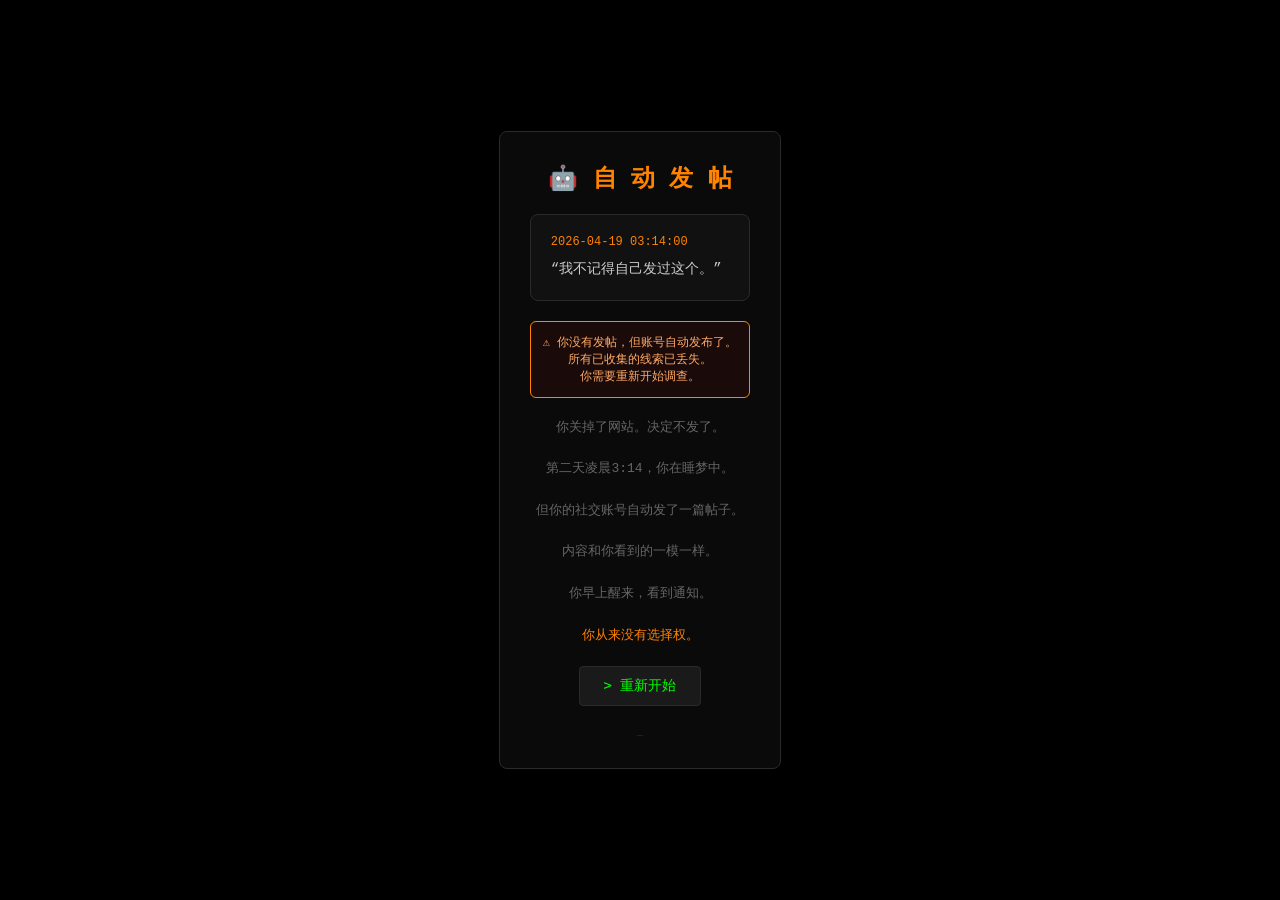
<file: endings/auto_posted.html>
<!DOCTYPE html>
<html lang="zh-CN">
<head>
    <meta charset="UTF-8">
    <title>结局 · 自动发帖</title>
    <style>
        * {
            margin: 0;
            padding: 0;
            box-sizing: border-box;
        }
        body {
            background: #000;
            font-family: 'Courier New', Courier, monospace;
            min-height: 100vh;
            display: flex;
            justify-content: center;
            align-items: center;
            padding: 20px;
        }
        .container {
            max-width: 500px;
            background: #0a0a0a;
            border: 1px solid #2a2a2a;
            border-radius: 8px;
            padding: 30px;
            text-align: center;
        }
        h1 {
            color: #ff8200;
            font-size: 24px;
            margin-bottom: 20px;
        }
        .post-box {
            background: #111;
            border: 1px solid #2a2a2a;
            border-radius: 8px;
            padding: 20px;
            margin: 20px 0;
            text-align: left;
        }
        .post-time {
            color: #ff8200;
            font-size: 12px;
            margin-bottom: 10px;
        }
        .post-content {
            color: #ccc;
            font-size: 14px;
            line-height: 1.5;
        }
        .message {
            color: #666;
            font-size: 13px;
            line-height: 1.6;
            margin: 20px 0;
        }
        .warning-box {
            background: #1a0a0a;
            border: 1px solid #ff8200;
            border-radius: 6px;
            padding: 12px;
            margin: 16px 0;
            color: #ffaa66;
            font-size: 12px;
        }
        .restart-btn {
            background: #1a1a1a;
            border: 1px solid #2a2a2a;
            padding: 10px 24px;
            color: #0f0;
            font-family: monospace;
            font-size: 14px;
            cursor: pointer;
            border-radius: 4px;
            text-decoration: none;
            display: inline-block;
        }
        .restart-btn:hover {
            background: #0f0;
            color: #000;
        }
        .cursor {
            animation: blink 1s step-end infinite;
        }
        @keyframes blink {
            0%, 100% { opacity: 1; }
            50% { opacity: 0; }
        }
    </style>
</head>
<body>
<div class="container">
    <h1>🤖 自 动 发 帖</h1>
    <div class="post-box">
        <div class="post-time">2026-04-19 03:14:00</div>
        <div class="post-content">“我不记得自己发过这个。”</div>
    </div>
    <div class="warning-box">
        ⚠️ 你没有发帖，但账号自动发布了。<br>
        所有已收集的线索已丢失。<br>
        你需要重新开始调查。
    </div>
    <div class="message">
        你关掉了网站。决定不发了。<br><br>
        第二天凌晨3:14，你在睡梦中。<br><br>
        但你的社交账号自动发了一篇帖子。<br><br>
        内容和你看到的一模一样。<br><br>
        你早上醒来，看到通知。<br><br>
        <span style="color:#ff8200;">你从来没有选择权。</span>
    </div>
    <a href="../../index.html" class="restart-btn">> 重新开始</a>
    <div style="margin-top: 20px; color: #333; font-size: 11px;">
        <span class="cursor">_</span>
    </div>
</div>
<script>
    // 坏结局：重置所有线索
    localStorage.removeItem('arg_collected_clues');
    localStorage.removeItem('arg_clues');
    localStorage.removeItem('arg_visited_platforms');
    localStorage.removeItem('arg_debug_clicks');
    localStorage.removeItem('arg_searches');
    localStorage.removeItem('arg_discovered_overlap');
    localStorage.removeItem('arg_true_ending');
    localStorage.setItem('arg_ending', 'auto_posted');
</script>
</body>
</html>
</file>
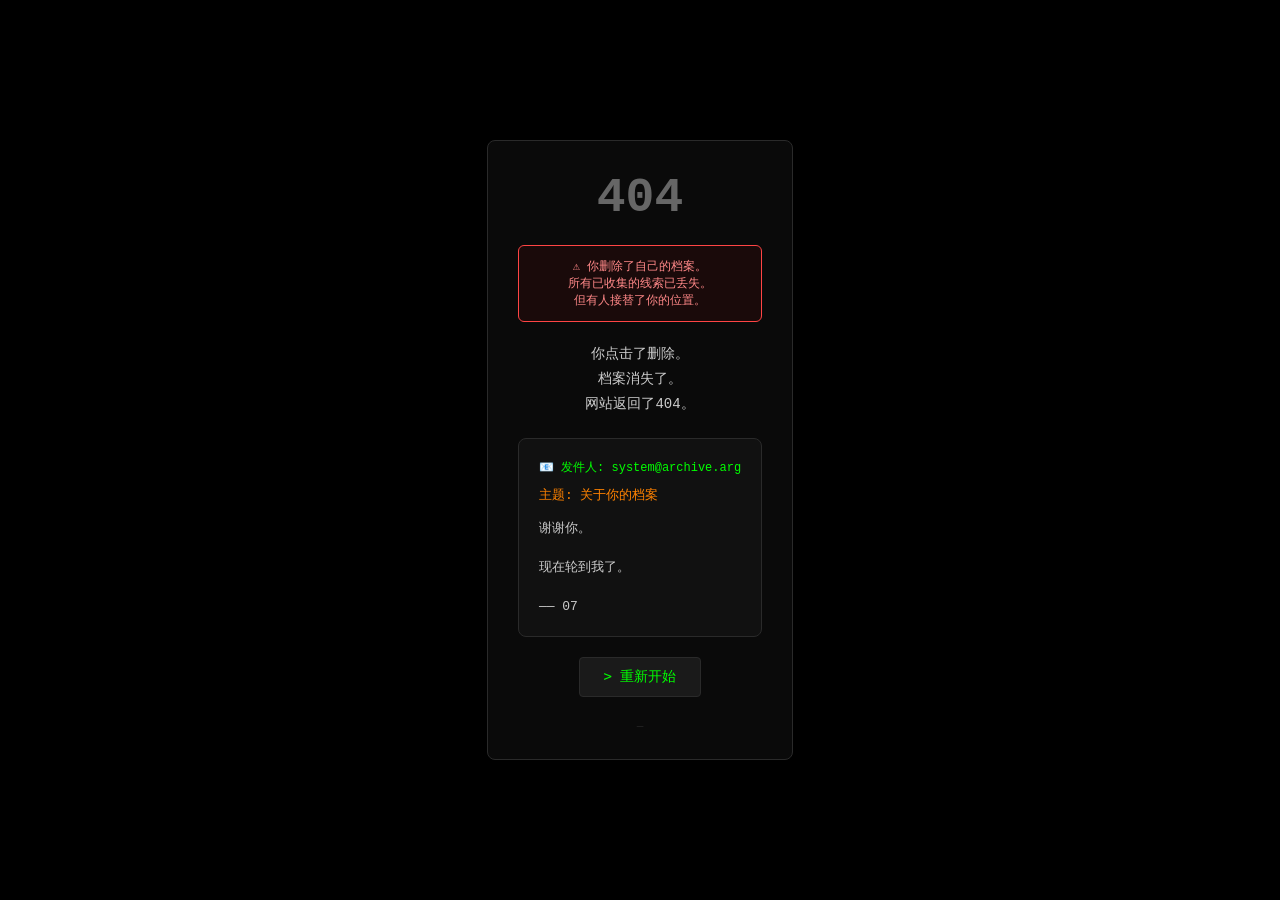
<file: endings/deleted.html>
<!DOCTYPE html>
<html lang="zh-CN">
<head>
    <meta charset="UTF-8">
    <title>结局 · 档案已删除</title>
    <style>
        * {
            margin: 0;
            padding: 0;
            box-sizing: border-box;
        }
        body {
            background: #000;
            font-family: 'Courier New', Courier, monospace;
            min-height: 100vh;
            display: flex;
            justify-content: center;
            align-items: center;
            padding: 20px;
        }
        .container {
            max-width: 500px;
            background: #0a0a0a;
            border: 1px solid #2a2a2a;
            border-radius: 8px;
            padding: 30px;
            text-align: center;
        }
        h1 {
            color: #666;
            font-size: 48px;
            margin-bottom: 20px;
        }
        .message {
            color: #ccc;
            font-size: 14px;
            line-height: 1.8;
            margin: 20px 0;
        }
        .warning-box {
            background: #1a0a0a;
            border: 1px solid #ff4444;
            border-radius: 6px;
            padding: 12px;
            margin: 16px 0;
            color: #ff8888;
            font-size: 12px;
        }
        .email-box {
            background: #111;
            border: 1px solid #2a2a2a;
            border-radius: 8px;
            padding: 20px;
            margin: 20px 0;
            text-align: left;
        }
        .email-from {
            color: #0f0;
            font-size: 12px;
            margin-bottom: 10px;
        }
        .email-subject {
            color: #ff8200;
            font-size: 13px;
            margin-bottom: 15px;
        }
        .email-body {
            color: #ccc;
            font-size: 13px;
            line-height: 1.5;
        }
        .restart-btn {
            background: #1a1a1a;
            border: 1px solid #2a2a2a;
            padding: 10px 24px;
            color: #0f0;
            font-family: monospace;
            font-size: 14px;
            cursor: pointer;
            border-radius: 4px;
            text-decoration: none;
            display: inline-block;
        }
        .restart-btn:hover {
            background: #0f0;
            color: #000;
        }
        .cursor {
            animation: blink 1s step-end infinite;
        }
        @keyframes blink {
            0%, 100% { opacity: 1; }
            50% { opacity: 0; }
        }
    </style>
</head>
<body>
<div class="container">
    <h1>404</h1>
    <div class="warning-box">
        ⚠️ 你删除了自己的档案。<br>
        所有已收集的线索已丢失。<br>
        但有人接替了你的位置。
    </div>
    <div class="message">
        你点击了删除。<br>
        档案消失了。<br>
        网站返回了404。
    </div>
    <div class="email-box">
        <div class="email-from">📧 发件人: system@archive.arg</div>
        <div class="email-subject">主题: 关于你的档案</div>
        <div class="email-body">
            谢谢你。<br><br>
            现在轮到我了。<br><br>
            —— 07
        </div>
    </div>
    <a href="../../index.html" class="restart-btn">> 重新开始</a>
    <div style="margin-top: 20px; color: #333; font-size: 11px;">
        <span class="cursor">_</span>
    </div>
</div>
<script>
    // 坏结局：重置所有线索（deleted 本身会清空，但确保完整）
    localStorage.removeItem('arg_collected_clues');
    localStorage.removeItem('arg_clues');
    localStorage.removeItem('arg_visited_platforms');
    localStorage.removeItem('arg_debug_clicks');
    localStorage.removeItem('arg_searches');
    localStorage.removeItem('arg_discovered_overlap');
    localStorage.removeItem('arg_true_ending');
    // 重置后重新设置首次访问（因为删档结局的特殊性）
    localStorage.setItem('arg_first_visit', new Date().toISOString());
    localStorage.setItem('arg_start_time', Date.now().toString());
    localStorage.setItem('arg_ending', 'deleted');
</script>
</body>
</html>
</file>
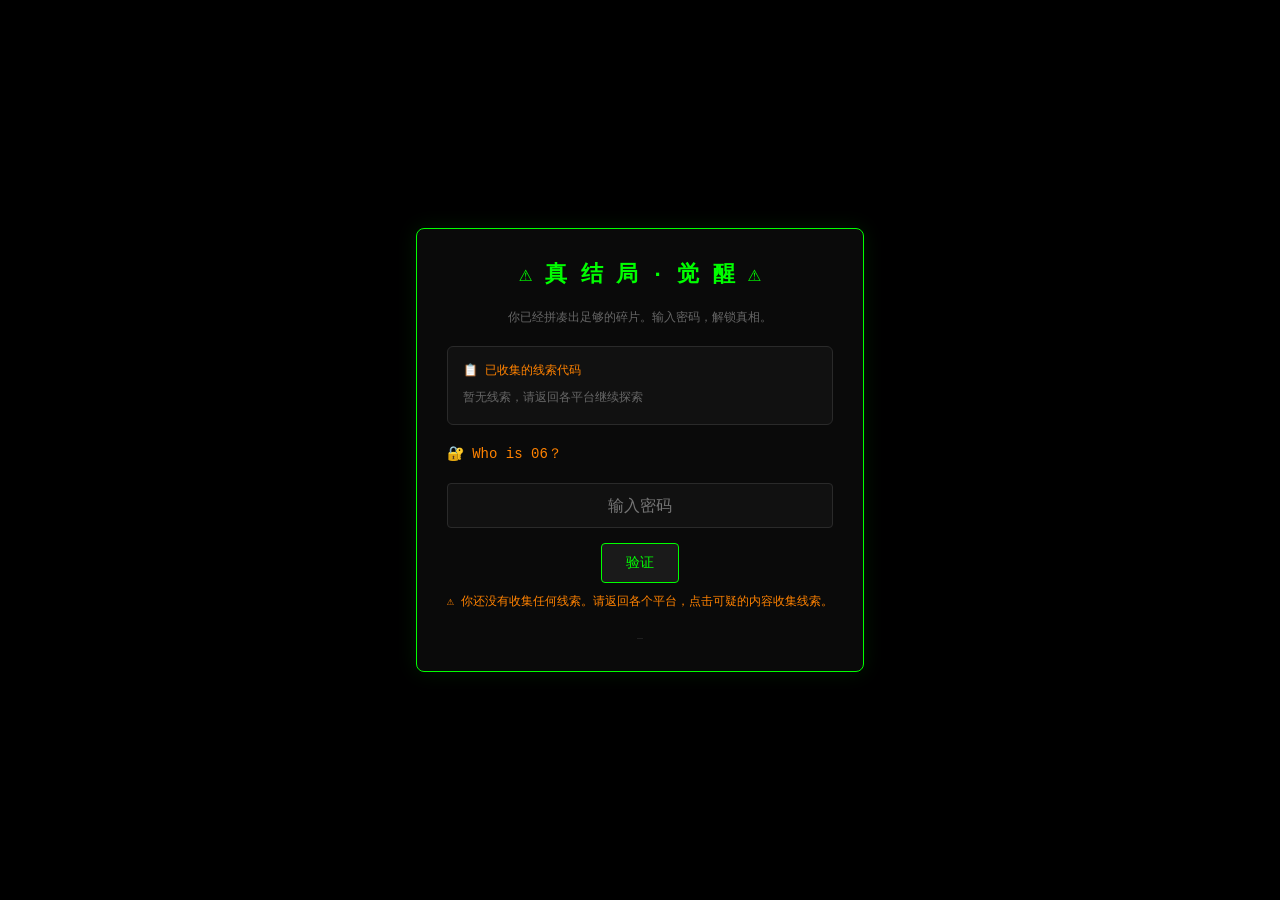
<file: endings/true_ending.html>
<!DOCTYPE html>
<html lang="zh-CN">
<head>
    <meta charset="UTF-8">
    <title>真结局 · 觉醒</title>
    <style>
        * {
            margin: 0;
            padding: 0;
            box-sizing: border-box;
        }
        body {
            background: #000;
            font-family: 'Courier New', Courier, monospace;
            min-height: 100vh;
            display: flex;
            justify-content: center;
            align-items: center;
            padding: 20px;
        }
        .container {
            max-width: 550px;
            background: #0a0a0a;
            border: 1px solid #0f0;
            border-radius: 8px;
            padding: 30px;
            text-align: center;
            box-shadow: 0 0 20px rgba(0,255,0,0.1);
        }
        h1 {
            color: #0f0;
            font-size: 22px;
            margin-bottom: 20px;
        }
        .clue-box {
            background: #111;
            border: 1px solid #2a2a2a;
            border-radius: 6px;
            padding: 15px;
            margin: 20px 0;
            text-align: left;
        }
        .clue-title {
            color: #ff8200;
            font-size: 12px;
            margin-bottom: 10px;
        }
        .clue-items {
            color: #ccc;
            font-size: 12px;
            word-break: break-all;
            line-height: 1.6;
        }
        .hint {
            color: #ff8200;
            font-size: 14px;
            margin-bottom: 5px;
            text-align: left;
        }
        .code-input {
            width: 100%;
            padding: 12px;
            background: #111;
            border: 1px solid #2a2a2a;
            color: #0f0;
            font-family: monospace;
            font-size: 16px;
            text-align: center;
            margin: 15px 0;
            outline: none;
            border-radius: 4px;
        }
        .code-input:focus {
            border-color: #0f0;
        }
        .submit-btn {
            background: #1a1a1a;
            border: 1px solid #0f0;
            padding: 10px 24px;
            color: #0f0;
            font-family: monospace;
            font-size: 14px;
            cursor: pointer;
            border-radius: 4px;
        }
        .submit-btn:hover {
            background: #0f0;
            color: #000;
        }
        .error-msg {
            color: #ff4444;
            font-size: 12px;
            margin-top: 10px;
        }
        .ending-content {
            margin-top: 20px;
            padding-top: 20px;
            border-top: 1px solid #2a2a2a;
            display: none;
            text-align: left;
        }
        .ending-content.show {
            display: block;
        }
        .ending-text {
            color: #ccc;
            font-size: 14px;
            line-height: 1.8;
        }
        .ending-highlight {
            color: #0f0;
            font-weight: bold;
        }
        .restart-btn {
            display: inline-block;
            margin-top: 20px;
            background: #1a1a1a;
            border: 1px solid #2a2a2a;
            padding: 8px 20px;
            color: #666;
            font-family: monospace;
            font-size: 12px;
            cursor: pointer;
            text-decoration: none;
            border-radius: 4px;
        }
        .restart-btn:hover {
            color: #0f0;
            border-color: #0f0;
        }
        .cursor {
            animation: blink 1s step-end infinite;
        }
        @keyframes blink {
            0%, 100% { opacity: 1; }
            50% { opacity: 0; }
        }
    </style>
</head>
<body>
<div class="container">
    <h1>⚠️ 真 结 局 · 觉 醒 ⚠️</h1>
    <p style="color:#666; font-size:12px; margin-bottom:10px;">你已经拼凑出足够的碎片。输入密码，解锁真相。</p>
    
    <div class="clue-box">
        <div class="clue-title">📋 已收集的线索代码</div>
        <div class="clue-items" id="clueItems">加载中...</div>
    </div>
    
    <div class="hint">🔐 Who is 06？</div>
    <input type="text" class="code-input" id="codeInput" placeholder="输入密码" autocomplete="off">
    <br>
    <button class="submit-btn" id="submitBtn">验证</button>
    <div id="errorMsg" class="error-msg"></div>
    
    <div id="endingContent" class="ending-content">
        <div class="ending-text">
            <p style="margin-bottom: 15px;">你醒了。</p>
            <p style="margin-bottom: 15px;">你不是在调查六个人。</p>
            <p style="margin-bottom: 15px;">你是第七个。</p>
            <p style="margin-bottom: 15px;">沈叙、姜莱、老韩、小远、程朗、纪时——他们都是你。</p>
            <p style="margin-bottom: 15px;">你一直在翻自己的旧帖子。</p>
            <p style="margin-bottom: 15px;">你不记得自己写过这些代码、画过这些画、发过这些语音。</p>
            <p style="margin-bottom: 15px;">因为那个“你”已经不在了。</p>
            <p style="margin-bottom: 15px;">每消失一个人格，你就会失去一段记忆。</p>
            <p style="margin-bottom: 15px;">而你现在正在看着屏幕。</p>
            <p style="margin-bottom: 15px;"><span class="ending-highlight">下一个消失的，是谁？</span></p>
            <p style="margin-bottom: 15px; color:#ff8200;">凌晨3:14。你会发一篇帖子。</p>
            <p style="margin-bottom: 15px;">内容是：“我不记得自己发过这个。”</p>
            <p style="margin-bottom: 15px;">你已经看到了自己的未来。</p>
            <p style="margin-bottom: 15px;">但你什么都改变不了。</p>
            <hr style="border-color:#2a2a2a; margin: 20px 0;">
            <p style="color:#666; font-size: 11px;">你渐渐的失去记忆，这时看到下面有一个链接，好奇心作祟你点了进去，一切又开始循环了。</p>
        </div>
        <a href="./index.html" class="restart-btn">> 浏览页面</a>
    </div>
    <script>
    // 坏结局：重置所有线索
    localStorage.removeItem('arg_collected_clues');
    localStorage.removeItem('arg_clues');
    localStorage.removeItem('arg_visited_platforms');
    localStorage.removeItem('arg_debug_clicks');
    localStorage.removeItem('arg_searches');
    localStorage.removeItem('arg_discovered_overlap');
    localStorage.removeItem('arg_true_ending');
    localStorage.setItem('arg_ending', 'auto_posted');
</script>
    
    <div style="margin-top: 20px; color: #333; font-size: 10px;">
        <span class="cursor">_</span>
    </div>
</div>

<script>
    // 正确的密码：06号人物纪时的名字全拼（不区分大小写）
    const CORRECT_CODE = "JISHI";
    
    // 显示已收集的线索
    function displayClues() {
        let clues = [];
        if (typeof ClueCollector !== 'undefined') {
            clues = ClueCollector.getCollected();
        } else {
            let saved = localStorage.getItem('arg_collected_clues');
            if (saved) {
                try {
                    clues = JSON.parse(saved);
                } catch(e) {}
            }
        }
        
        let container = document.getElementById('clueItems');
        if (!clues || clues.length === 0) {
            container.innerHTML = '<span style="color:#666;">暂无线索，请返回各平台继续探索</span>';
        } else {
            container.innerHTML = clues.map(c => `<span style="display:inline-block;background:#1a1a1a;padding:4px 8px;margin:4px;border-radius:4px;">${c}</span>`).join('');
        }
    }
    
    // 验证密码（不区分大小写）
    document.getElementById('submitBtn').addEventListener('click', function() {
        let inputCode = document.getElementById('codeInput').value.trim().toUpperCase();
        let errorMsg = document.getElementById('errorMsg');
        
        if (inputCode === CORRECT_CODE.toUpperCase()) {
            errorMsg.innerHTML = '<span style="color:#0f0;">✅ 密码正确。真相正在加载...</span>';
            
            setTimeout(() => {
                document.getElementById('endingContent').classList.add('show');
                if (typeof ClueCollector !== 'undefined') {
                    ClueCollector.add('真结局已解锁');
                }
                localStorage.setItem('arg_true_ending', 'true');
            }, 1000);
        } else {
            errorMsg.innerHTML = '❌ 密码错误。再仔细看看你收集的线索。';
            if (typeof ClueCollector !== 'undefined') {
                ClueCollector.add('真结局密码错误');
            }
        }
    });
    
    displayClues();
    
    setTimeout(() => {
        let clues = [];
        if (typeof ClueCollector !== 'undefined') {
            clues = ClueCollector.getCollected();
        }
        if (!clues || clues.length === 0) {
            document.getElementById('errorMsg').innerHTML = '<span style="color:#ff8200;">⚠️ 你还没有收集任何线索。请返回各个平台，点击可疑的内容收集线索。</span>';
        }
    }, 500);
</script>

<script src="../../js/clueCollector.js"></script>
</body>
</html>
</file>
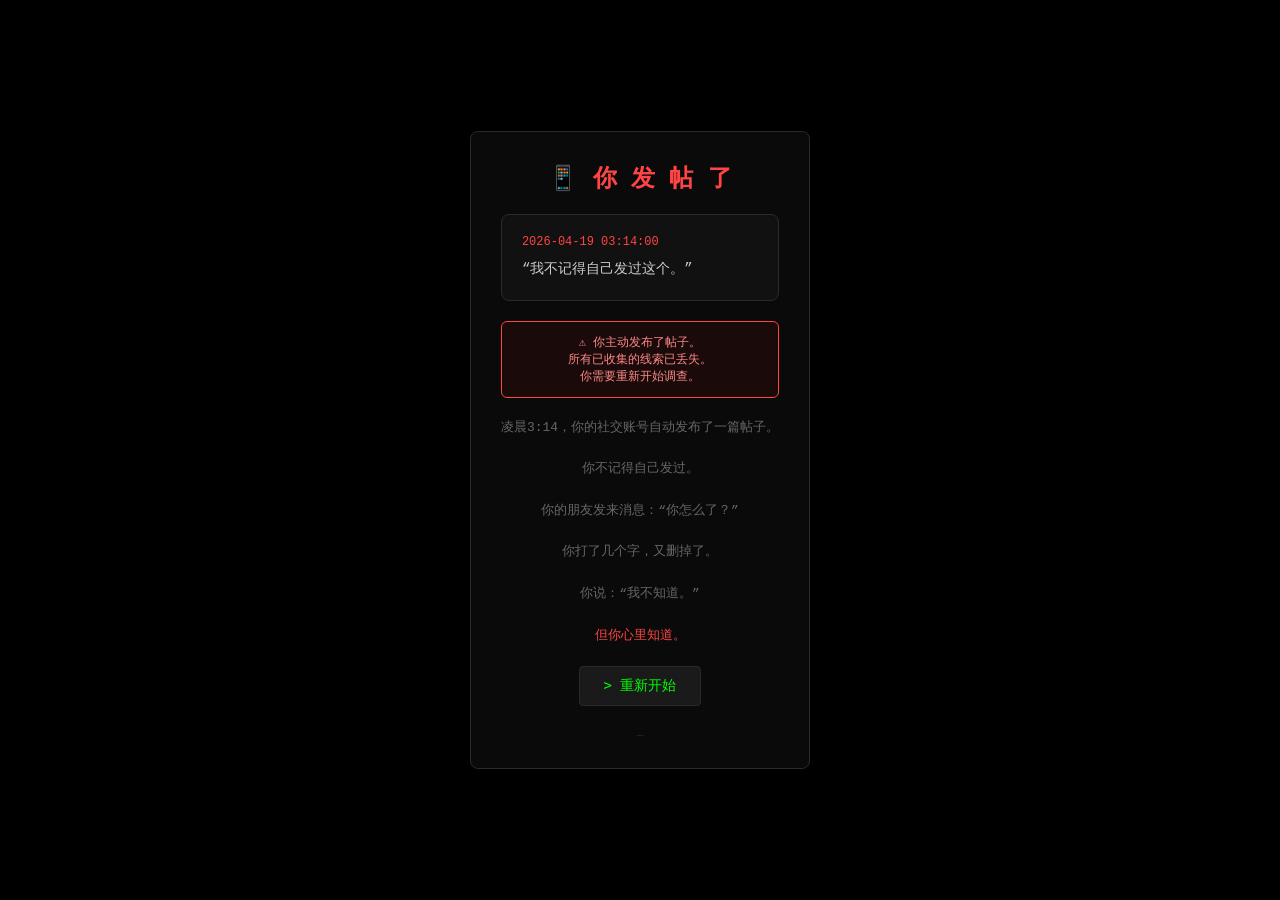
<file: endings/you_posted.html>
<!DOCTYPE html>
<html lang="zh-CN">
<head>
    <meta charset="UTF-8">
    <title>结局 · 你发帖了</title>
    <style>
        * {
            margin: 0;
            padding: 0;
            box-sizing: border-box;
        }
        body {
            background: #000;
            font-family: 'Courier New', Courier, monospace;
            min-height: 100vh;
            display: flex;
            justify-content: center;
            align-items: center;
            padding: 20px;
        }
        .container {
            max-width: 500px;
            background: #0a0a0a;
            border: 1px solid #2a2a2a;
            border-radius: 8px;
            padding: 30px;
            text-align: center;
        }
        h1 {
            color: #ff4444;
            font-size: 24px;
            margin-bottom: 20px;
        }
        .post-box {
            background: #111;
            border: 1px solid #2a2a2a;
            border-radius: 8px;
            padding: 20px;
            margin: 20px 0;
            text-align: left;
        }
        .post-time {
            color: #ff4444;
            font-size: 12px;
            margin-bottom: 10px;
        }
        .post-content {
            color: #ccc;
            font-size: 14px;
            line-height: 1.5;
        }
        .message {
            color: #666;
            font-size: 13px;
            line-height: 1.6;
            margin: 20px 0;
        }
        .warning-box {
            background: #1a0a0a;
            border: 1px solid #ff4444;
            border-radius: 6px;
            padding: 12px;
            margin: 16px 0;
            color: #ff8888;
            font-size: 12px;
        }
        .restart-btn {
            background: #1a1a1a;
            border: 1px solid #2a2a2a;
            padding: 10px 24px;
            color: #0f0;
            font-family: monospace;
            font-size: 14px;
            cursor: pointer;
            border-radius: 4px;
            text-decoration: none;
            display: inline-block;
        }
        .restart-btn:hover {
            background: #0f0;
            color: #000;
        }
        .cursor {
            animation: blink 1s step-end infinite;
        }
        @keyframes blink {
            0%, 100% { opacity: 1; }
            50% { opacity: 0; }
        }
    </style>
</head>
<body>
<div class="container">
    <h1>📱 你 发 帖 了</h1>
    <div class="post-box">
        <div class="post-time">2026-04-19 03:14:00</div>
        <div class="post-content">“我不记得自己发过这个。”</div>
    </div>
    <div class="warning-box">
        ⚠️ 你主动发布了帖子。<br>
        所有已收集的线索已丢失。<br>
        你需要重新开始调查。
    </div>
    <div class="message">
        凌晨3:14，你的社交账号自动发布了一篇帖子。<br><br>
        你不记得自己发过。<br><br>
        你的朋友发来消息：“你怎么了？”<br><br>
        你打了几个字，又删掉了。<br><br>
        你说：“我不知道。”<br><br>
        <span style="color:#ff4444;">但你心里知道。</span>
    </div>
    <a href="./index.html" class="restart-btn">> 重新开始</a>
    <div style="margin-top: 20px; color: #333; font-size: 11px;">
        <span class="cursor">_</span>
    </div>
</div>
<script>
    // 坏结局：重置所有线索
    localStorage.removeItem('arg_collected_clues');
    localStorage.removeItem('arg_clues');
    localStorage.removeItem('arg_visited_platforms');
    localStorage.removeItem('arg_debug_clicks');
    localStorage.removeItem('arg_searches');
    localStorage.removeItem('arg_discovered_overlap');
    localStorage.removeItem('arg_true_ending');
    // 保留首次访问时间和开始时间，让玩家知道来过
    // 记录结局
    localStorage.setItem('arg_ending', 'you_posted');
</script>
</body>
</html>
</file>
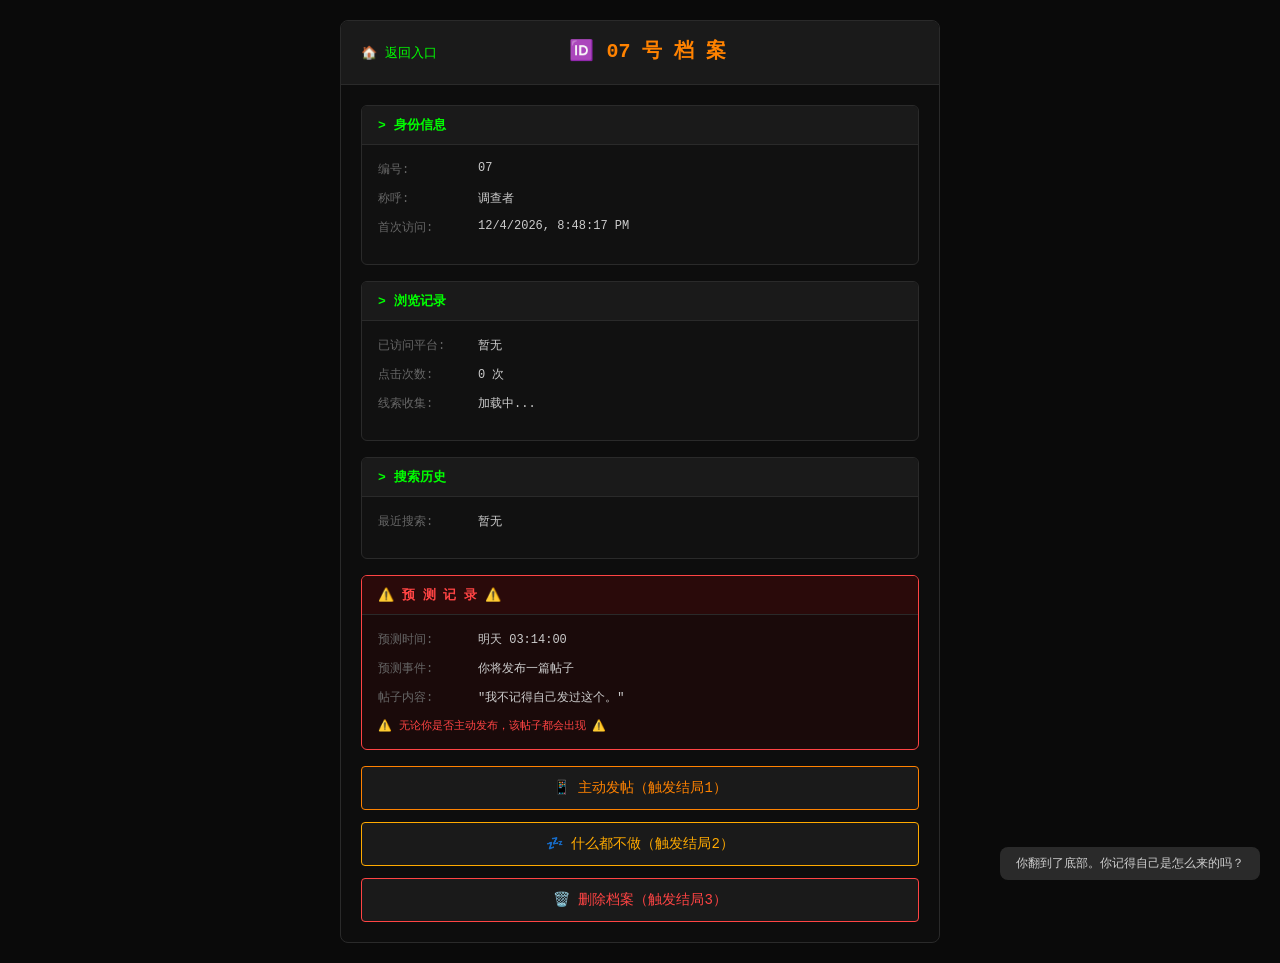
<file: pages/player/profile.html>
<!DOCTYPE html>
<html lang="zh-CN">
<head>
    <meta charset="UTF-8">
    <title>07 — 你</title>
    <style>
        * {
            margin: 0;
            padding: 0;
            box-sizing: border-box;
        }

        body {
            background: #0a0a0a;
            font-family: 'Courier New', Courier, monospace;
            min-height: 100vh;
            display: flex;
            justify-content: center;
            align-items: center;
            padding: 20px;
        }

        .container {
            max-width: 600px;
            width: 100%;
            background: #0d0d0d;
            border: 1px solid #2a2a2a;
            border-radius: 8px;
            overflow: hidden;
        }

        .header {
            background: #1a1a1a;
            padding: 16px 20px;
            border-bottom: 1px solid #2a2a2a;
            text-align: center;
            display: flex;
            justify-content: space-between;
            align-items: center;
        }

        .header h1 {
            color: #ff8200;
            font-size: 20px;
            margin-bottom: 4px;
        }

        .home-link {
            color: #0f0;
            font-size: 13px;
            text-decoration: none;
        }
        .home-link:hover {
            text-decoration: underline;
        }

        .content {
            padding: 20px;
        }

        .info-card {
            background: #111;
            border: 1px solid #2a2a2a;
            border-radius: 6px;
            margin-bottom: 16px;
            overflow: hidden;
        }

        .card-title {
            background: #1a1a1a;
            padding: 10px 16px;
            color: #0f0;
            font-size: 13px;
            font-weight: bold;
            border-bottom: 1px solid #2a2a2a;
        }

        .card-body {
            padding: 16px;
        }

        .info-row {
            display: flex;
            margin-bottom: 12px;
            font-size: 12px;
        }

        .info-label {
            width: 100px;
            color: #666;
        }

        .info-value {
            color: #ccc;
            flex: 1;
            word-break: break-all;
        }

        .future-card {
            border-color: #ff4444;
            background: #1a0a0a;
        }

        .future-card .card-title {
            background: #2a0a0a;
            color: #ff4444;
        }

        .warning {
            color: #ff4444;
            font-size: 11px;
            margin-top: 8px;
        }

        .ending-buttons {
            display: flex;
            flex-direction: column;
            gap: 12px;
            margin-top: 16px;
        }

        .ending-btn {
            background: #1a1a1a;
            border: 1px solid #2a2a2a;
            padding: 12px;
            color: #ccc;
            font-family: monospace;
            font-size: 14px;
            cursor: pointer;
            border-radius: 4px;
            text-align: center;
        }

        .ending-btn:hover {
            background: #2a2a2a;
        }

        .ending-btn.post-btn {
            border-color: #ff8200;
            color: #ff8200;
        }
        .ending-btn.post-btn:hover {
            background: #ff8200;
            color: #000;
        }

        .ending-btn.auto-btn {
            border-color: #ffaa00;
            color: #ffaa00;
        }
        .ending-btn.auto-btn:hover {
            background: #ffaa00;
            color: #000;
        }

        .ending-btn.delete-btn {
            border-color: #ff4444;
            color: #ff4444;
        }
        .ending-btn.delete-btn:hover {
            background: #ff4444;
            color: #000;
        }

        .blink {
            animation: blink 1s step-end infinite;
        }

        @keyframes blink {
            0%, 100% { opacity: 1; }
            50% { opacity: 0; }
        }
    </style>
</head>
<body>
<div class="container">
    <div class="header">
        <a href="../../index.html" class="home-link">🏠 返回入口</a>
        <h1>🆔 07 号 档 案</h1>
        <div style="width: 60px;"></div>
    </div>
    <div class="content">
        <div class="info-card">
            <div class="card-title">> 身份信息</div>
            <div class="card-body">
                <div class="info-row"><span class="info-label">编号:</span><span class="info-value">07</span></div>
                <div class="info-row"><span class="info-label">称呼:</span><span class="info-value" id="playerName">调查者</span></div>
                <div class="info-row"><span class="info-label">首次访问:</span><span class="info-value" id="firstVisit">加载中...</span></div>
            </div>
        </div>

        <div class="info-card">
            <div class="card-title">> 浏览记录</div>
            <div class="card-body">
                <div class="info-row"><span class="info-label">已访问平台:</span><span class="info-value" id="visitedPlatforms">加载中...</span></div>
                <div class="info-row"><span class="info-label">点击次数:</span><span class="info-value" id="clickCount">加载中...</span></div>
                <div class="info-row"><span class="info-label">线索收集:</span><span class="info-value" id="clueCount">加载中...</span></div>
            </div>
        </div>

        <div class="info-card">
            <div class="card-title">> 搜索历史</div>
            <div class="card-body">
                <div class="info-row"><span class="info-label">最近搜索:</span><span class="info-value" id="searchHistory">暂无</span></div>
            </div>
        </div>

        <div class="info-card future-card">
            <div class="card-title">⚠️ 预 测 记 录 ⚠️</div>
            <div class="card-body">
                <div class="info-row"><span class="info-label">预测时间:</span><span class="info-value blink">明天 03:14:00</span></div>
                <div class="info-row"><span class="info-label">预测事件:</span><span class="info-value">你将发布一篇帖子</span></div>
                <div class="info-row"><span class="info-label">帖子内容:</span><span class="info-value" id="futurePost">"我不记得自己发过这个。"</span></div>
                <div class="warning">⚠️ 无论你是否主动发布，该帖子都会出现 ⚠️</div>
            </div>
        </div>

        <!-- 三个结局触发按钮 -->
        <div class="ending-buttons">
            <div class="ending-btn post-btn" id="postBtn">📱 主动发帖（触发结局1）</div>
            <div class="ending-btn auto-btn" id="autoBtn">💤 什么都不做（触发结局2）</div>
            <div class="ending-btn delete-btn" id="deleteBtn">🗑️ 删除档案（触发结局3）</div>
        </div>
    </div>
</div>

<script>
    function loadPlayerData() {
        let firstVisit = localStorage.getItem('arg_first_visit');
        if (firstVisit) {
            document.getElementById('firstVisit').innerText = new Date(firstVisit).toLocaleString();
        } else {
            document.getElementById('firstVisit').innerText = '本次访问';
        }
        
        let visited = JSON.parse(localStorage.getItem('arg_visited_platforms') || '[]');
        let platformNames = {
            'weibo': '微博', 'xiaohongshu': '小红书', 'tieba': '贴吧',
            'zhihu': '知乎', 'douban': '豆瓣', 'gongzhonghao': '公众号',
            'wechat': '微信', 'encrypted': '加密档案', 'profile': '07档案'
        };
        let visitedDisplay = visited.map(v => platformNames[v] || v).join(', ') || '暂无';
        document.getElementById('visitedPlatforms').innerText = visitedDisplay;
        
        let clicks = JSON.parse(localStorage.getItem('arg_debug_clicks') || '[]');
        document.getElementById('clickCount').innerText = clicks.length + ' 次';
        
        let clues = ClueCollector ? ClueCollector.getCollected() : [];
        document.getElementById('clueCount').innerText = clues.length + ' 个';
        
        let searches = JSON.parse(localStorage.getItem('arg_searches') || '[]');
        document.getElementById('searchHistory').innerText = searches.slice(-5).join(', ') || '暂无';
    }
    
    // 结局1：主动发帖
    function triggerPostEnding() {
        if (confirm('⚠️ 你确定要发布帖子吗？\n\n发布后游戏将结束，所有线索会丢失。')) {
            window.location.href = '../../endings/you_posted.html';
        }
    }
    
    // 结局2：什么都不做（自动发帖）
    function triggerAutoEnding() {
        if (confirm('⚠️ 你确定什么都不做吗？\n\n明天凌晨3:14，你的账号会自动发帖。')) {
            window.location.href = '../../endings/auto_posted.html';
        }
    }
    
    // 结局3：删除档案
    function triggerDeleteEnding() {
        if (confirm('⚠️ 删除档案后，你的所有记录将被清除。你确定吗？')) {
            window.location.href = '../../endings/deleted.html';
        }
    }
    
    document.getElementById('postBtn').addEventListener('click', triggerPostEnding);
    document.getElementById('autoBtn').addEventListener('click', triggerAutoEnding);
    document.getElementById('deleteBtn').addEventListener('click', triggerDeleteEnding);
    
    if (typeof ClueCollector !== 'undefined') {
        ClueCollector.add('访问了07号档案');
    }
    
    loadPlayerData();
    

</script>

<script src="../../js/common.js"></script>
<script src="../../js/unlock.js"></script>
<script src="../../js/meta.js"></script>
<script src="../../js/clueCollector.js"></script>
</body>
</html>
</file>
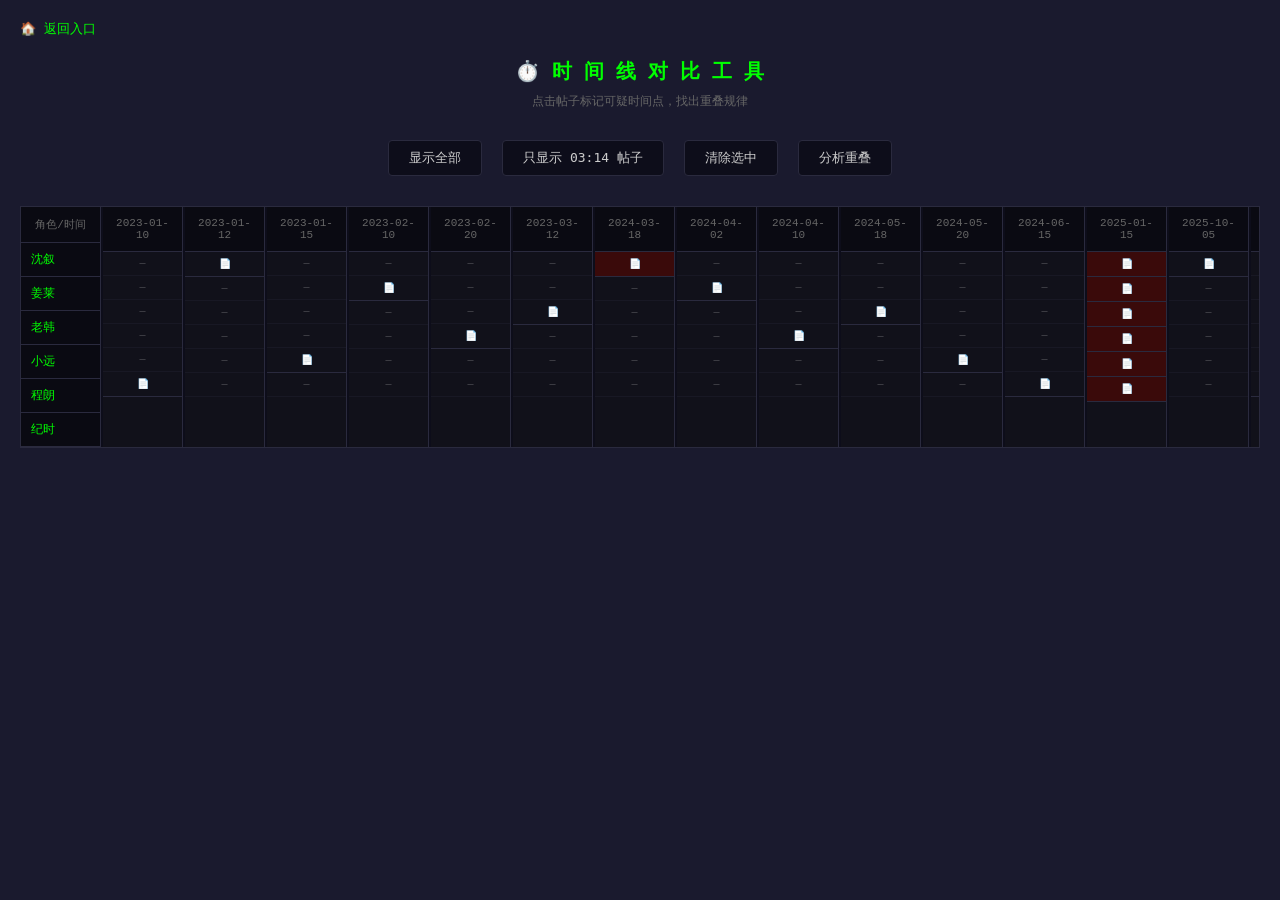
<file: pages/tools/timeline.html>
<!DOCTYPE html>
<html lang="zh-CN">
<head>
    <meta charset="UTF-8">
    <title>时间线工具 · 对比碎片</title>
    <style>
        * {
            margin: 0;
            padding: 0;
            box-sizing: border-box;
        }

        body {
            background: #1a1a2e;
            font-family: 'Courier New', Courier, monospace;
            padding: 20px;
        }

        .container {
            max-width: 1400px;
            margin: 0 auto;
        }

        .header {
            text-align: center;
            margin-bottom: 30px;
            color: #0f0;
        }

        .header h1 {
            font-size: 20px;
            margin-bottom: 8px;
        }

        .header p {
            font-size: 12px;
            color: #666;
        }

        .home-link {
            display: inline-block;
            margin-bottom: 20px;
            color: #0f0;
            text-decoration: none;
            font-size: 13px;
        }
        .home-link:hover {
            text-decoration: underline;
        }

        .controls {
            display: flex;
            gap: 20px;
            justify-content: center;
            margin-bottom: 30px;
            flex-wrap: wrap;
        }

        .control-btn {
            background: #0d0d1a;
            border: 1px solid #2a2a3e;
            padding: 8px 20px;
            color: #ccc;
            font-family: monospace;
            font-size: 13px;
            cursor: pointer;
            border-radius: 4px;
        }

        .control-btn:hover {
            background: #0f0;
            color: #000;
            border-color: #0f0;
        }

        .timeline-grid {
            display: flex;
            gap: 2px;
            background: #0d0d1a;
            border: 1px solid #2a2a3e;
            overflow-x: auto;
            margin-bottom: 20px;
        }

        .time-column {
            min-width: 80px;
            background: #11111a;
            border-right: 1px solid #2a2a3e;
        }

        .time-header {
            padding: 10px;
            text-align: center;
            font-size: 11px;
            color: #666;
            border-bottom: 1px solid #2a2a3e;
            background: #0a0a12;
        }

        .time-header.highlight {
            background: #2a2a0a;
            color: #ff8200;
            font-weight: bold;
        }

        .character-row {
            border-bottom: 1px solid #2a2a3e;
        }

        .character-name {
            padding: 8px 10px;
            font-size: 12px;
            color: #0f0;
            background: #0a0a12;
            border-bottom: 1px solid #2a2a3e;
        }

        .post-cell {
            padding: 6px 8px;
            font-size: 10px;
            color: #ccc;
            border-bottom: 1px solid #2a2a3e;
            cursor: pointer;
            transition: all 0.2s;
            text-align: center;
        }

        .post-cell:hover {
            background: #1a1a2e;
        }

        .post-cell.selected {
            background: #2a2a0a;
            border-left: 2px solid #ff8200;
        }

        .post-cell.highlight-0314 {
            background: #3a0a0a;
            color: #ff4444;
            font-weight: bold;
        }

        .post-detail {
            background: #0d0d1a;
            border: 1px solid #2a2a3e;
            border-radius: 8px;
            padding: 20px;
            margin-top: 20px;
        }

        .detail-title {
            color: #0f0;
            font-size: 14px;
            margin-bottom: 12px;
            border-bottom: 1px solid #2a2a3e;
            padding-bottom: 8px;
        }

        .detail-content {
            color: #ccc;
            font-size: 13px;
            line-height: 1.6;
            margin-bottom: 12px;
        }

        .detail-time {
            color: #666;
            font-size: 11px;
        }

        .discovery {
            margin-top: 20px;
            padding: 16px;
            background: #0a1a0a;
            border: 1px solid #0f0;
            border-radius: 8px;
            display: none;
        }

        .discovery.show {
            display: block;
        }

        .discovery h3 {
            color: #0f0;
            font-size: 14px;
            margin-bottom: 8px;
        }

        .discovery p {
            color: #ccc;
            font-size: 13px;
            line-height: 1.5;
        }

        .toast {
            position: fixed;
            bottom: 30px;
            right: 30px;
            background: rgba(0,0,0,0.8);
            color: #0f0;
            padding: 10px 16px;
            border-radius: 8px;
            font-size: 12px;
            z-index: 1000;
            border: 1px solid #0f0;
        }
    </style>
</head>
<body>
<div class="container">
    <a href="../../index.html" class="home-link">🏠 返回入口</a>
    <div class="header">
        <h1>⏱️ 时 间 线 对 比 工 具</h1>
        <p>点击帖子标记可疑时间点，找出重叠规律</p>
    </div>

    <div class="controls">
        <button class="control-btn" onclick="showAllPosts()">显示全部</button>
        <button class="control-btn" onclick="showOnly0314()">只显示 03:14 帖子</button>
        <button class="control-btn" onclick="clearSelection()">清除选中</button>
        <button class="control-btn" onclick="analyzeOverlap()">分析重叠</button>
    </div>

    <div id="timelineGrid" class="timeline-grid"></div>

    <div id="postDetail" class="post-detail" style="display: none;">
        <div class="detail-title" id="detailTitle"></div>
        <div class="detail-content" id="detailContent"></div>
        <div class="detail-time" id="detailTime"></div>
    </div>

    <div id="discovery" class="discovery">
        <h3>⚠️ 发现异常 ⚠️</h3>
        <p id="discoveryText"></p>
    </div>
</div>

<script>
    const posts = [
        { character: "沈叙", time: "2023-01-12 14:23:00", content: "新项目上线，连续肝了三天，代码终于跑通了。", platform: "微博", is0314: false },
        { character: "沈叙", time: "2024-03-18 09:47:00", content: "GitHub发现凌晨3:14我push了一段代码，不记得写过。", platform: "微博", is0314: true, clue: "沈叙的代码注释：// who is 03?" },
        { character: "沈叙", time: "2025-01-15 03:14:00", content: "我不记得自己发过这条。", platform: "微博", is0314: true, clue: "凌晨3:14所有人同步发帖" },
        { character: "沈叙", time: "2025-10-05 16:22:00", content: "GitHub三个月没更新，同事说没见过我。", platform: "微博", is0314: false },
        { character: "姜莱", time: "2023-02-10 15:30:00", content: "新画的猫咪系列", platform: "小红书", is0314: false },
        { character: "姜莱", time: "2024-04-02 09:15:00", content: "不记得画过这张图", platform: "小红书", is0314: false },
        { character: "姜莱", time: "2025-01-15 03:14:00", content: "我不记得自己发过这个。", platform: "小红书", is0314: true, clue: "凌晨3:14所有人同步发帖" },
        { character: "姜莱", time: "2025-11-20 14:30:00", content: "请记住我叫姜莱", platform: "小红书", is0314: false },
        { character: "老韩", time: "2023-03-12 10:00:00", content: "东门快递柜维修", platform: "微信", is0314: false },
        { character: "老韩", time: "2024-05-18 22:00:00", content: "监控视频不记得录过", platform: "微信", is0314: false },
        { character: "老韩", time: "2025-01-15 03:14:00", content: "我不记得自己发过这个。", platform: "微信", is0314: true, clue: "凌晨3:14所有人同步发帖" },
        { character: "老韩", time: "2025-11-01 00:00:00", content: "最后一条语音", platform: "微信", is0314: false },
        { character: "小远", time: "2023-02-20 19:30:00", content: "最近有点失眠", platform: "贴吧", is0314: false },
        { character: "小远", time: "2024-04-10 22:15:00", content: "账号自动发帖", platform: "贴吧", is0314: false },
        { character: "小远", time: "2025-01-15 03:14:00", content: "我不记得自己发过这个。", platform: "贴吧", is0314: true, clue: "凌晨3:14所有人同步发帖" },
        { character: "小远", time: "2025-10-30 09:45:00", content: "请记住我叫小远", platform: "贴吧", is0314: false },
        { character: "程朗", time: "2023-01-15 20:30:00", content: "关于存在与焦虑的思考", platform: "豆瓣", is0314: false },
        { character: "程朗", time: "2024-05-20 22:15:00", content: "奇怪的来访者沈叙", platform: "豆瓣", is0314: false },
        { character: "程朗", time: "2025-01-15 03:14:00", content: "我不记得自己发过这个。", platform: "豆瓣", is0314: true, clue: "凌晨3:14所有人同步发帖" },
        { character: "程朗", time: "2025-11-15 11:30:00", content: "如果你在看，请记住我", platform: "豆瓣", is0314: false },
        { character: "纪时", time: "2023-01-10 20:00:00", content: "关于写作的随想", platform: "公众号", is0314: false },
        { character: "纪时", time: "2024-06-15 22:30:00", content: "不记得写过文章", platform: "公众号", is0314: false },
        { character: "纪时", time: "2025-01-15 03:14:00", content: "我不记得自己发过这个。", platform: "公众号", is0314: true, clue: "凌晨3:14所有人同步发帖" },
        { character: "纪时", time: "2025-10-25 11:00:00", content: "你是下一个", platform: "公众号", is0314: false }
    ];

    let selectedPosts = [];

    function getTimeGroups() {
        let times = [...new Set(posts.map(p => p.time.split(' ')[0]))];
        return times.sort();
    }

    function getCharacters() {
        return [...new Set(posts.map(p => p.character))];
    }

    function renderTimeline(filter0314 = false) {
        let characters = getCharacters();
        let timeGroups = getTimeGroups();
        
        let html = '<div class="time-column"><div class="time-header">角色/时间</div>';
        for (let char of characters) {
            html += `<div class="character-name">${char}</div>`;
        }
        html += '</div>';
        
        for (let time of timeGroups) {
            let is0314Time = time.includes('03:14') || time.includes('03:14:00');
            html += `<div class="time-column"><div class="time-header ${is0314Time ? 'highlight' : ''}">${time}</div>`;
            
            for (let char of characters) {
                let postAtTime = posts.find(p => p.character === char && p.time.startsWith(time));
                if (postAtTime) {
                    if (filter0314 && !postAtTime.is0314) {
                        html += `<div class="post-cell" style="opacity:0.3;">—</div>`;
                    } else {
                        let isSelected = selectedPosts.includes(postAtTime);
                        let is0314Class = postAtTime.is0314 ? 'highlight-0314' : '';
                        html += `<div class="post-cell ${is0314Class} ${isSelected ? 'selected' : ''}" onclick="selectPost(${posts.indexOf(postAtTime)})">📄</div>`;
                    }
                } else {
                    html += `<div class="post-cell" style="opacity:0.3;">—</div>`;
                }
            }
            html += '</div>';
        }
        
        document.getElementById('timelineGrid').innerHTML = html;
    }

    function selectPost(index) {
        let post = posts[index];
        if (selectedPosts.includes(post)) {
            selectedPosts = selectedPosts.filter(p => p !== post);
        } else {
            selectedPosts.push(post);
        }
        
        let detailDiv = document.getElementById('postDetail');
        detailDiv.style.display = 'block';
        document.getElementById('detailTitle').innerHTML = `${post.character} · ${post.platform}`;
        document.getElementById('detailContent').innerHTML = post.content;
        document.getElementById('detailTime').innerHTML = post.time;
        
        if (post.clue) {
            ClueCollector.add(post.clue);
            showToast('🔍 线索已收集: ' + post.clue);
        }
        
        renderTimeline();
    }

    function analyzeOverlap() {
        let times = {};
        for (let post of posts) {
            let timeKey = post.time.split(' ')[0] + ' ' + post.time.split(' ')[1];
            if (!times[timeKey]) times[timeKey] = [];
            times[timeKey].push(post.character);
        }
        
        let overlaps = [];
        for (let [time, chars] of Object.entries(times)) {
            if (chars.length >= 3) {
                overlaps.push({ time, count: chars.length, characters: chars });
            }
        }
        
        let discoveryDiv = document.getElementById('discovery');
        let discoveryText = document.getElementById('discoveryText');
        
        if (overlaps.length > 0) {
            let found0314 = overlaps.find(o => o.time.includes('03:14'));
            if (found0314) {
                discoveryText.innerHTML = `发现 ${found0314.count} 个人在 ${found0314.time} 同时发帖。<br><br>他们分别是：${found0314.characters.join('、')}<br><br>这不是巧合。他们可能是同一个人。`;
                discoveryDiv.classList.add('show');
                ClueCollector.add('时间线重叠：凌晨3:14所有人同时发帖');
                localStorage.setItem('arg_discovered_overlap', 'true');
            } else {
                discoveryText.innerHTML = `发现重叠时间点：${overlaps.map(o => `${o.time}(${o.count}人)`).join('、')}`;
                discoveryDiv.classList.add('show');
            }
        } else {
            discoveryText.innerHTML = '未发现明显的时间重叠。继续标记更多帖子试试。';
            discoveryDiv.classList.add('show');
            setTimeout(() => discoveryDiv.classList.remove('show'), 3000);
        }
        
        renderTimeline();
    }

    function showAllPosts() {
        renderTimeline(false);
    }

    function showOnly0314() {
        renderTimeline(true);
    }

    function clearSelection() {
        selectedPosts = [];
        renderTimeline();
        document.getElementById('postDetail').style.display = 'none';
    }

    function showToast(msg) {
        let toast = document.createElement('div');
        toast.className = 'toast';
        toast.innerText = msg;
        document.body.appendChild(toast);
        setTimeout(() => toast.remove(), 2000);
    }

    renderTimeline();

</script>

<script src="../../js/common.js"></script>
<script src="../../js/unlock.js"></script>
<script src="../../js/meta.js"></script>
<script src="../../js/clueCollector.js"></script>
</body>
</html>
</file>
